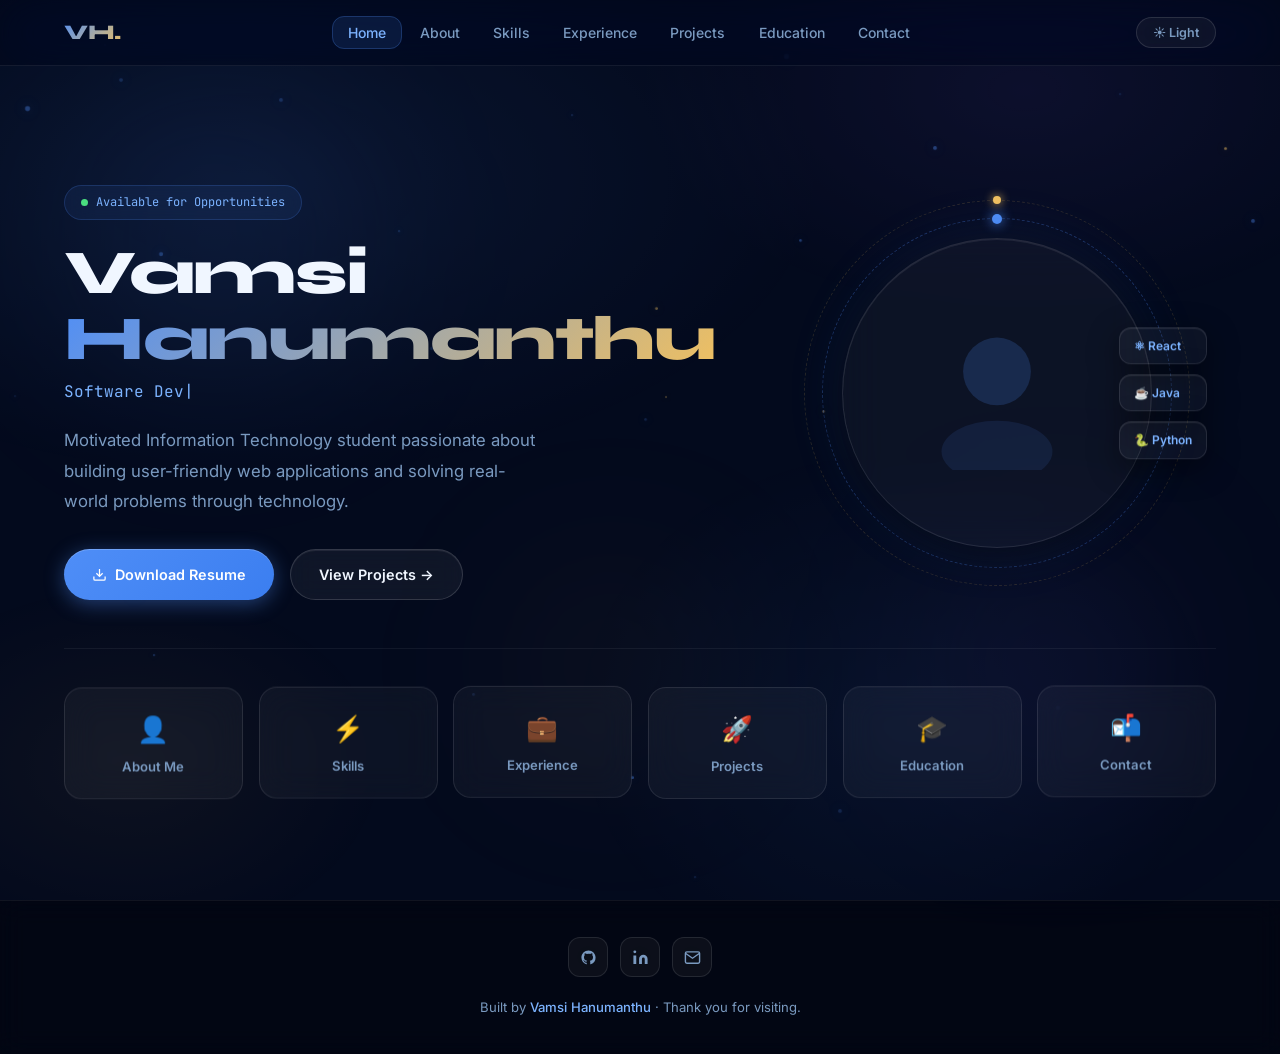
<file: index.html>
<!DOCTYPE html>
<html lang="en" data-theme="dark">
<head>
  <meta charset="UTF-8"/><meta name="viewport" content="width=device-width,initial-scale=1.0"/>
  <!-- ── Primary Meta Tags ── -->
  <meta name="title"       content="Vamsi Hanumanthu — Software Developer & Front-End Developer" />
  <meta name="description" content="Motivated IT student and Front-End Developer passionate about building user-friendly web applications. Interned at Truezenix Technologies. Open to opportunities." />
  <meta name="keywords"    content="Vamsi Hanumanthu, Software Developer, Front-End Developer, React Developer, HTML CSS JavaScript, Portfolio, Hyderabad, JBIET, Truezenix" />
  <meta name="author"      content="Vamsi Hanumanthu" />
  <meta name="robots"      content="index, follow" />
  <meta name="language"    content="English" />
  <meta name="revisit-after" content="30 days" />
  <meta name="theme-color" content="#0A1628" />
  <link rel="canonical"    href="https://vamsihanumanthu.dev/" />

  <!-- ── Open Graph / Facebook ── -->
  <meta property="og:type"        content="website" />
  <meta property="og:url"         content="https://vamsihanumanthu.dev/" />
  <meta property="og:title"       content="Vamsi Hanumanthu — Software Developer & Front-End Developer" />
  <meta property="og:description" content="Motivated IT student and Front-End Developer passionate about building user-friendly web applications. Interned at Truezenix Technologies. Open to opportunities." />
  <meta property="og:image"       content="https://vamsihanumanthu.dev/og-image.png" />
  <meta property="og:image:width" content="1200" />
  <meta property="og:image:height" content="630" />
  <meta property="og:site_name"   content="Vamsi Hanumanthu Portfolio" />
  <meta property="og:locale"      content="en_IN" />

  <!-- ── Twitter Card ── -->
  <meta name="twitter:card"        content="summary_large_image" />
  <meta name="twitter:site"        content="@vamsihanumanthu" />
  <meta name="twitter:creator"     content="@vamsihanumanthu" />
  <meta name="twitter:url"         content="https://vamsihanumanthu.dev/" />
  <meta name="twitter:title"       content="Vamsi Hanumanthu — Software Developer & Front-End Developer" />
  <meta name="twitter:description" content="Motivated IT student and Front-End Developer passionate about building user-friendly web applications. Interned at Truezenix Technologies. Open to opportunities." />
  <meta name="twitter:image"       content="https://vamsihanumanthu.dev/og-image.png" />

  <!-- ── Schema.org JSON-LD ── -->
  <script type="application/ld+json">
  {
    "@context": "https://schema.org",
    "@type": "Person",
    "name": "Vamsi Hanumanthu",
    "url": "https://vamsihanumanthu.dev/",
    "jobTitle": "Software Developer & Front-End Developer",
    "description": "Motivated IT student passionate about building user-friendly web applications.",
    "alumniOf": {
      "@type": "CollegeOrUniversity",
      "name": "J.B. Institute of Engineering & Technology",
      "address": { "@type": "PostalAddress", "addressLocality": "Hyderabad", "addressCountry": "IN" }
    },
    "worksFor": {
      "@type": "Organization",
      "name": "Truezenix Technologies"
    },
    "sameAs": [
      "https://www.linkedin.com/in/vamsi1811",
      "https://github.com/vamsi1811"
    ],
    "knowsAbout": ["HTML","CSS","JavaScript","React","Java","Python","Database Management","Git"]
  }
  </script>
  <title>Vamsi Hanumanthu — Portfolio</title>
  <link rel="stylesheet" href="style.css"/>
  <style>
    /* ---- HERO ---- */
    .hero {
      min-height: calc(100vh - 66px);
      display: flex; align-items: center;
      padding: 80px 5vw 60px;
      position: relative; overflow: hidden;
    }
    .hero-grid {
      display: grid; grid-template-columns: 1fr 1fr; gap: 4rem;
      align-items: center; max-width: 1200px; margin: 0 auto; width: 100%;
    }
    .hero-eyebrow {
      display: inline-flex; align-items: center; gap: 8px;
      background: rgba(79,142,247,0.08);
      backdrop-filter: blur(12px);
      border: 1px solid rgba(79,142,247,0.2);
      border-radius: 50px; padding: 7px 16px;
      font-family: 'JetBrains Mono', monospace; font-size: 0.75rem;
      color: var(--accent2); margin-bottom: 1.25rem;
    }
    .eyebrow-dot {
      width: 7px; height: 7px; border-radius: 50%; background: #4ade80;
      animation: pulse 2s infinite; flex-shrink: 0;
    }
    @keyframes pulse { 0%,100%{opacity:1;transform:scale(1)} 50%{opacity:0.5;transform:scale(1.5)} }

    .hero-name {
      font-family: 'Syne', sans-serif; font-weight: 800;
      font-size: clamp(2.4rem, 5vw, 3.9rem);
      line-height: 1.05; letter-spacing: -1.5px; margin-bottom: 0.5rem;
    }
    .hero-name .last {
      background: linear-gradient(135deg, var(--accent), var(--gold));
      -webkit-background-clip: text; -webkit-text-fill-color: transparent;
    }
    .hero-typed {
      font-family: 'JetBrains Mono', monospace; font-size: 1rem;
      color: var(--accent2); margin-bottom: 1.25rem; min-height: 1.6rem;
    }
    .cursor { animation: blink 1s step-end infinite; }
    @keyframes blink { 0%,100%{opacity:1} 50%{opacity:0} }
    .hero-bio { color: var(--muted); font-size: 1.05rem; line-height: 1.82; max-width: 480px; margin-bottom: 2rem; }
    .hero-cta { display: flex; gap: 1rem; flex-wrap: wrap; }

    /* Avatar */
    .hero-visual { display: flex; justify-content: center; align-items: center; }
    .avatar-wrap { position: relative; width: 310px; height: 310px; }
    .avatar-ring {
      position: absolute; inset: -20px; border-radius: 50%;
      border: 1.5px dashed rgba(79,142,247,0.3);
      animation: spin 20s linear infinite;
    }
    @keyframes spin { to { transform: rotate(360deg); } }
    .avatar-ring-2 {
      position: absolute; inset: -38px; border-radius: 50%;
      border: 1px dashed rgba(240,192,96,0.15);
      animation: spin 32s linear infinite reverse;
    }
    .avatar-ring::before, .avatar-ring-2::before {
      content: ''; position: absolute; top: -5px; left: 50%; transform: translateX(-50%);
      width: 10px; height: 10px; border-radius: 50%; background: var(--accent);
      box-shadow: 0 0 12px var(--accent);
    }
    .avatar-ring-2::before { background: var(--gold); box-shadow: 0 0 10px var(--gold); width: 8px; height: 8px; }
    .avatar {
      width: 100%; height: 100%; border-radius: 50%;
      background: var(--glass-bg);
      backdrop-filter: blur(20px);
      border: 1px solid rgba(255,255,255,0.1);
      box-shadow: var(--glass-shadow), 0 0 60px rgba(79,142,247,0.12);
      display: flex; align-items: center; justify-content: center;
      transition: all 0.5s ease;
    }
    .avatar:hover {
      box-shadow: var(--glass-shadow-hover), 0 0 80px rgba(79,142,247,0.2);
      transform: scale(1.03);
    }
    .avatar svg { width: 50%; height: 50%; opacity: 0.55; }
    .avatar-badges {
      position: absolute; right: -55px; top: 50%;
      transform: translateY(-50%); display: flex; flex-direction: column; gap: 10px;
    }
    .badge {
      background: var(--glass-bg);
      backdrop-filter: blur(16px);
      border: 1px solid var(--glass-border);
      border-radius: var(--radius-sm); padding: 8px 14px;
      font-size: 0.75rem; font-weight: 600; color: var(--accent2);
      white-space: nowrap;
      box-shadow: var(--glass-shadow);
      transition: all var(--transition-bounce);
      cursor: default;
    }
    .badge:hover {
      transform: translateX(4px) scale(1.06);
      border-color: rgba(79,142,247,0.4);
      box-shadow: var(--glass-shadow-hover);
    }

    /* Quick nav cards */
    .quick-strip {
      display: flex; gap: 1rem; flex-wrap: wrap;
      margin-top: 3rem; padding-top: 2.5rem;
      max-width: 1200px; margin-left: auto; margin-right: auto;
      border-top: 1px solid rgba(255,255,255,0.06);
    }
    .quick-card {
      flex: 1; min-width: 130px;
      background: var(--glass-bg);
      backdrop-filter: blur(16px);
      border: 1px solid var(--glass-border);
      border-radius: var(--radius); padding: 1.3rem 1rem;
      text-align: center; cursor: pointer;
      transition: all var(--transition-bounce);
      position: relative; overflow: hidden;
    }
    .quick-card::before {
      content: ''; position: absolute; inset: 0;
      background: linear-gradient(135deg, rgba(79,142,247,0.08), rgba(139,92,246,0.05));
      opacity: 0; transition: opacity var(--transition);
    }
    .quick-card:hover { transform: translateY(-8px) scale(1.03); border-color: rgba(79,142,247,0.4); box-shadow: var(--glass-shadow-hover); }
    .quick-card:hover::before { opacity: 1; }
    .quick-icon { font-size: 1.6rem; margin-bottom: 0.4rem; transition: transform var(--transition-bounce); }
    .quick-card:hover .quick-icon { transform: scale(1.2) rotate(-5deg); }
    .quick-label { font-size: 0.82rem; font-weight: 600; color: var(--muted); transition: color var(--transition); position: relative; }
    .quick-card:hover .quick-label { color: var(--accent2); }

    @media (max-width: 900px) {
      .hero-grid { grid-template-columns: 1fr; text-align: center; }
      .hero-bio { margin: 0 auto 2rem; }
      .hero-cta { justify-content: center; }
      .hero-visual { display: none; }
    }
  </style>
</head>
<body>
<div class="orb orb-1"></div>
<div class="orb orb-2"></div>
<div class="orb orb-3"></div>

<nav>
  <a href="index.html" class="nav-logo">VH.</a>
  <ul class="nav-links" id="nav-links">
    <li><a href="index.html" class="active">Home</a></li>
    <li><a href="about.html">About</a></li>
    <li><a href="skills.html">Skills</a></li>
    <li><a href="experience.html">Experience</a></li>
    <li><a href="projects.html">Projects</a></li>
    <li><a href="education.html">Education</a></li>
    <li><a href="contact.html">Contact</a></li>
  </ul>
  <div class="nav-right">
    <button class="theme-btn" id="theme-toggle">☀ Light</button>
    <div class="hamburger" id="hamburger"><span></span><span></span><span></span></div>
  </div>
</nav>

<div class="page">
  <section class="hero">
    <div style="width:100%;position:relative;z-index:1;">
      <div class="hero-grid">
        <div>
          <div class="hero-eyebrow reveal"><span class="eyebrow-dot"></span>Available for Opportunities</div>
          <h1 class="hero-name reveal d1"><span>Vamsi </span><span class="last">Hanumanthu</span></h1>
          <div class="hero-typed reveal d2"><span id="typed"></span><span class="cursor">|</span></div>
          <p class="hero-bio reveal d3">Motivated Information Technology student passionate about building user-friendly web applications and solving real-world problems through technology.</p>
          <div class="hero-cta reveal d4">
            <a href="#" class="btn btn-primary">
              <svg width="15" height="15" viewBox="0 0 24 24" fill="none" stroke="currentColor" stroke-width="2"><path d="M21 15v4a2 2 0 01-2 2H5a2 2 0 01-2-2v-4M7 10l5 5 5-5M12 15V3"/></svg>
              Download Resume
            </a>
            <a href="projects.html" class="btn btn-outline">View Projects →</a>
          </div>
        </div>
        <div class="hero-visual reveal d2">
          <div class="avatar-wrap">
            <div class="avatar-ring"></div>
            <div class="avatar-ring-2"></div>
            <div class="avatar">
              <svg viewBox="0 0 100 100" fill="none">
                <circle cx="50" cy="36" r="22" fill="rgba(79,142,247,0.35)"/>
                <ellipse cx="50" cy="88" rx="36" ry="20" fill="rgba(79,142,247,0.2)"/>
              </svg>
            </div>
            <div class="avatar-badges">
              <div class="badge">⚛ React</div>
              <div class="badge">☕ Java</div>
              <div class="badge">🐍 Python</div>
            </div>
          </div>
        </div>
      </div>
      <div class="quick-strip">
        <a href="about.html" class="quick-card reveal" data-parallax="0.04"><div class="quick-icon">👤</div><div class="quick-label">About Me</div></a>
        <a href="skills.html" class="quick-card reveal d1" data-parallax="0.06"><div class="quick-icon">⚡</div><div class="quick-label">Skills</div></a>
        <a href="experience.html" class="quick-card reveal d2" data-parallax="0.08"><div class="quick-icon">💼</div><div class="quick-label">Experience</div></a>
        <a href="projects.html" class="quick-card reveal d3" data-parallax="0.05"><div class="quick-icon">🚀</div><div class="quick-label">Projects</div></a>
        <a href="education.html" class="quick-card reveal d4" data-parallax="0.07"><div class="quick-icon">🎓</div><div class="quick-label">Education</div></a>
        <a href="contact.html" class="quick-card reveal d5" data-parallax="0.09"><div class="quick-icon">📬</div><div class="quick-label">Contact</div></a>
      </div>
    </div>
  </section>
</div>

<footer>
  <div class="footer-socials">
    <a href="https://github.com/vamsi1811" target="_blank" class="social-icon" aria-label="GitHub">
      <svg viewBox="0 0 24 24" fill="currentColor"><path d="M12 2C6.477 2 2 6.484 2 12.017c0 4.425 2.865 8.18 6.839 9.504.5.092.682-.217.682-.483 0-.237-.008-.868-.013-1.703-2.782.605-3.369-1.343-3.369-1.343-.454-1.158-1.11-1.466-1.11-1.466-.908-.62.069-.608.069-.608 1.003.07 1.531 1.032 1.531 1.032.892 1.53 2.341 1.088 2.91.832.092-.647.35-1.088.636-1.338-2.22-.253-4.555-1.113-4.555-4.951 0-1.093.39-1.988 1.029-2.688-.103-.253-.446-1.272.098-2.65 0 0 .84-.27 2.75 1.026A9.564 9.564 0 0112 6.844c.85.004 1.705.115 2.504.337 1.909-1.296 2.747-1.027 2.747-1.027.546 1.379.202 2.398.1 2.651.64.7 1.028 1.595 1.028 2.688 0 3.848-2.339 4.695-4.566 4.943.359.309.678.92.678 1.855 0 1.338-.012 2.419-.012 2.747 0 .268.18.58.688.482A10.019 10.019 0 0022 12.017C22 6.484 17.522 2 12 2z"/></svg>
    </a>
    <a href="https://www.linkedin.com/in/vamsi1811" target="_blank" class="social-icon" aria-label="LinkedIn">
      <svg viewBox="0 0 24 24" fill="currentColor"><path d="M16 8a6 6 0 016 6v7h-4v-7a2 2 0 00-2-2 2 2 0 00-2 2v7h-4v-7a6 6 0 016-6zM2 9h4v12H2z"/><circle cx="4" cy="4" r="2"/></svg>
    </a>
    <a href="mailto:vamsihanumanthu07@gmail.com" class="social-icon" aria-label="Email">
      <svg viewBox="0 0 24 24" fill="none" stroke="currentColor" stroke-width="2"><path d="M4 4h16c1.1 0 2 .9 2 2v12c0 1.1-.9 2-2 2H4c-1.1 0-2-.9-2-2V6c0-1.1.9-2 2-2z"/><polyline points="22,6 12,13 2,6"/></svg>
    </a>
  </div>
  <p class="footer-text">Built by <span class="footer-name">Vamsi Hanumanthu</span> · Thank you for visiting.</p>
</footer>
<button id="back-to-top" onclick="window.scrollTo({top:0,behavior:'smooth'})">
  <svg viewBox="0 0 24 24" fill="none" stroke="currentColor" stroke-width="2.5" width="18" height="18"><polyline points="18 15 12 9 6 15"/></svg>
</button>
<script>
  const _h=document.documentElement,_s=localStorage.getItem('vh-theme')||'dark';
  _h.setAttribute('data-theme',_s);
  const _tb=document.getElementById('theme-toggle');
  _tb.textContent=_s==='dark'?'☀ Light':'🌙 Dark';
  _tb.addEventListener('click',()=>{const n=_h.getAttribute('data-theme')==='dark'?'light':'dark';_h.setAttribute('data-theme',n);localStorage.setItem('vh-theme',n);_tb.textContent=n==='dark'?'☀ Light':'🌙 Dark';});
  document.getElementById('hamburger').addEventListener('click',()=>document.getElementById('nav-links').classList.toggle('open'));
  const _btt=document.getElementById('back-to-top');
  window.addEventListener('scroll',()=>_btt.classList.toggle('visible',window.scrollY>300));
  const ro=new IntersectionObserver(e=>e.forEach(x=>x.isIntersecting&&x.target.classList.add('visible')),{threshold:0.1});
  document.querySelectorAll('.reveal').forEach(el=>ro.observe(el));
  // typing
  const phrases=['Software Developer','Front-End Developer','React Enthusiast','Problem Solver'];
  let pi=0,ci=0,del=false;const el=document.getElementById('typed');
  function type(){const w=phrases[pi];if(!del){el.textContent=w.slice(0,++ci);if(ci===w.length){del=true;setTimeout(type,1600);return;}}else{el.textContent=w.slice(0,--ci);if(ci===0){del=false;pi=(pi+1)%phrases.length;}}setTimeout(type,del?55:90);}
  setTimeout(type,700);
</script>
<script src="parallax.js"></script>
</body>
</html>
</file>
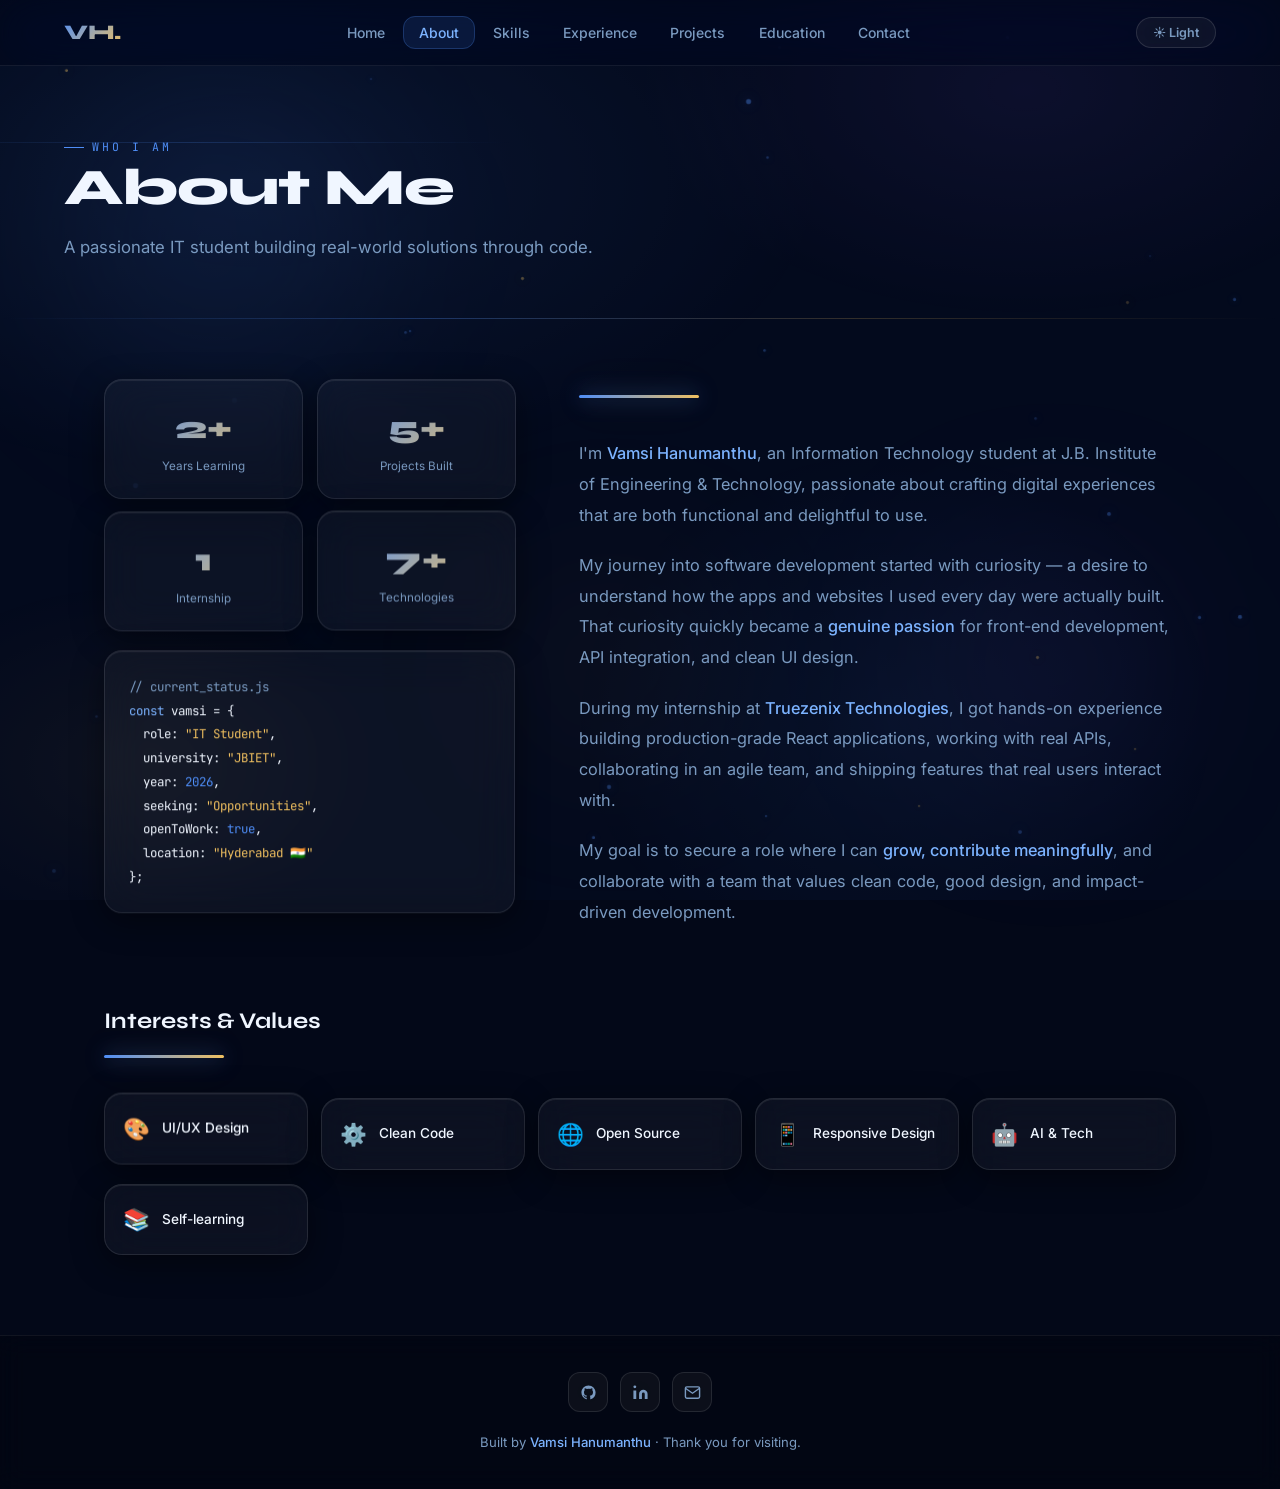
<file: about.html>
<!DOCTYPE html>
<html lang="en" data-theme="dark">
<head>
  <meta charset="UTF-8"/><meta name="viewport" content="width=device-width,initial-scale=1.0"/>
  <!-- ── Primary Meta Tags ── -->
  <meta name="title"       content="About — Vamsi Hanumanthu" />
  <meta name="description" content="Learn about Vamsi Hanumanthu — an IT student at JBIET Hyderabad, passionate about front-end development, clean code, and building impactful web applications." />
  <meta name="keywords"    content="About Vamsi Hanumanthu, IT Student, JBIET, Hyderabad, Software Developer, Web Developer" />
  <meta name="author"      content="Vamsi Hanumanthu" />
  <meta name="robots"      content="index, follow" />
  <meta name="language"    content="English" />
  <meta name="revisit-after" content="30 days" />
  <meta name="theme-color" content="#0A1628" />
  <link rel="canonical"    href="https://vamsihanumanthu.dev/about.html" />

  <!-- ── Open Graph / Facebook ── -->
  <meta property="og:type"        content="website" />
  <meta property="og:url"         content="https://vamsihanumanthu.dev/about.html" />
  <meta property="og:title"       content="About — Vamsi Hanumanthu" />
  <meta property="og:description" content="Learn about Vamsi Hanumanthu — an IT student at JBIET Hyderabad, passionate about front-end development, clean code, and building impactful web applications." />
  <meta property="og:image"       content="https://vamsihanumanthu.dev/og-image.png" />
  <meta property="og:image:width" content="1200" />
  <meta property="og:image:height" content="630" />
  <meta property="og:site_name"   content="Vamsi Hanumanthu Portfolio" />
  <meta property="og:locale"      content="en_IN" />

  <!-- ── Twitter Card ── -->
  <meta name="twitter:card"        content="summary_large_image" />
  <meta name="twitter:site"        content="@vamsihanumanthu" />
  <meta name="twitter:creator"     content="@vamsihanumanthu" />
  <meta name="twitter:url"         content="https://vamsihanumanthu.dev/about.html" />
  <meta name="twitter:title"       content="About — Vamsi Hanumanthu" />
  <meta name="twitter:description" content="Learn about Vamsi Hanumanthu — an IT student at JBIET Hyderabad, passionate about front-end development, clean code, and building impactful web applications." />
  <meta name="twitter:image"       content="https://vamsihanumanthu.dev/og-image.png" />

  <!-- ── Schema.org JSON-LD ── -->
  <script type="application/ld+json">
  {
    "@context": "https://schema.org",
    "@type": "Person",
    "name": "Vamsi Hanumanthu",
    "url": "https://vamsihanumanthu.dev/",
    "jobTitle": "Software Developer & Front-End Developer",
    "description": "Motivated IT student passionate about building user-friendly web applications.",
    "alumniOf": {
      "@type": "CollegeOrUniversity",
      "name": "J.B. Institute of Engineering & Technology",
      "address": { "@type": "PostalAddress", "addressLocality": "Hyderabad", "addressCountry": "IN" }
    },
    "worksFor": {
      "@type": "Organization",
      "name": "Truezenix Technologies"
    },
    "sameAs": [
      "https://linkedin.com/in/vamsihanumanthu",
      "https://github.com/vamsihanumanthu"
    ],
    "knowsAbout": ["HTML","CSS","JavaScript","React","Java","Python","Database Management","Git"]
  }
  </script>
  <title>About — Vamsi Hanumanthu</title>
  <link rel="stylesheet" href="style.css"/>
  <style>
    .about-grid { display: grid; grid-template-columns: 1fr 1.45fr; gap: 4rem; align-items: start; }
    .about-sidebar { display: flex; flex-direction: column; gap: 1.25rem; }
    .stat-grid { display: grid; grid-template-columns: 1fr 1fr; gap: 0.85rem; }
    .stat-box {
      background: var(--glass-bg); backdrop-filter: var(--glass-blur);
      border: 1px solid var(--glass-border); border-radius: var(--radius);
      padding: 1.4rem; text-align: center;
      box-shadow: var(--glass-shadow);
      transition: all var(--transition-bounce);
      position: relative; overflow: hidden;
    }
    .stat-box::after {
      content: ''; position: absolute; inset: 0;
      background: linear-gradient(135deg, rgba(79,142,247,0.08), transparent);
      opacity: 0; transition: opacity var(--transition);
    }
    .stat-box:hover { transform: translateY(-6px) scale(1.04); border-color: rgba(79,142,247,0.4); box-shadow: var(--glass-shadow-hover); }
    .stat-box:hover::after { opacity: 1; }
    .stat-num {
      font-family: 'Syne', sans-serif; font-weight: 800; font-size: 2rem;
      background: linear-gradient(135deg, var(--accent), var(--gold));
      -webkit-background-clip: text; -webkit-text-fill-color: transparent;
    }
    .stat-label { font-size: 0.73rem; color: var(--muted); margin-top: 3px; }
    .code-block {
      background: var(--glass-bg); backdrop-filter: var(--glass-blur);
      border: 1px solid var(--glass-border); border-radius: var(--radius);
      padding: 1.5rem; font-family: 'JetBrains Mono', monospace;
      font-size: 0.78rem; line-height: 1.9; box-shadow: var(--glass-shadow);
      transition: all var(--transition);
    }
    .code-block:hover { border-color: rgba(79,142,247,0.3); box-shadow: var(--glass-shadow-hover); }
    .cm { color: var(--muted); } .ck { color: #7CB3FF; } .cs { color: var(--gold); } .cb { color: #4F8EF7; }
    .about-text p { color: var(--muted); line-height: 1.88; margin-bottom: 1.25rem; font-size: 1.02rem; }
    .hl { color: var(--accent2); font-weight: 500; }
    .interests-grid { display: grid; grid-template-columns: repeat(auto-fill, minmax(175px,1fr)); gap: 0.85rem; margin-top: 2.5rem; }
    .interest-card {
      background: var(--glass-bg); backdrop-filter: var(--glass-blur);
      border: 1px solid var(--glass-border); border-radius: var(--radius);
      padding: 1.1rem; display: flex; align-items: center; gap: 0.75rem;
      box-shadow: var(--glass-shadow); transition: all var(--transition-bounce);
    }
    .interest-card:hover { transform: translateY(-5px) scale(1.03); border-color: rgba(79,142,247,0.4); box-shadow: var(--glass-shadow-hover); }
    .interest-card:hover .i-icon { transform: scale(1.25) rotate(-8deg); }
    .i-icon { font-size: 1.35rem; flex-shrink: 0; transition: transform var(--transition-bounce); }
    .i-label { font-size: 0.85rem; font-weight: 500; }
    @media (max-width: 860px) { .about-grid { grid-template-columns: 1fr; } }
  </style>
</head>
<body>
<div class="orb orb-1"></div><div class="orb orb-2"></div><div class="orb orb-3"></div>
<nav>
  <a href="index.html" class="nav-logo">VH.</a>
  <ul class="nav-links" id="nav-links">
    <li><a href="index.html">Home</a></li><li><a href="about.html" class="active">About</a></li>
    <li><a href="skills.html">Skills</a></li><li><a href="experience.html">Experience</a></li>
    <li><a href="projects.html">Projects</a></li><li><a href="education.html">Education</a></li>
    <li><a href="contact.html">Contact</a></li>
  </ul>
  <div class="nav-right">
    <button class="theme-btn" id="theme-toggle">☀ Light</button>
    <div class="hamburger" id="hamburger"><span></span><span></span><span></span></div>
  </div>
</nav>
<div class="page">
  <div class="page-banner">
    <div class="page-banner-inner">
      <div class="page-label reveal">Who I Am</div>
      <h1 class="page-title reveal d1">About Me</h1>
      <p class="page-subtitle reveal d2">A passionate IT student building real-world solutions through code.</p>
    </div>
  </div>
  <div class="page-content">
    <div class="about-grid">
      <div class="about-sidebar">
        <div class="stat-grid">
          <div class="stat-box reveal" data-parallax="0.05"><div class="stat-num">2+</div><div class="stat-label">Years Learning</div></div>
          <div class="stat-box reveal d1" data-parallax="0.07"><div class="stat-num">5+</div><div class="stat-label">Projects Built</div></div>
          <div class="stat-box reveal d2" data-parallax="0.04"><div class="stat-num">1</div><div class="stat-label">Internship</div></div>
          <div class="stat-box reveal d3" data-parallax="0.09"><div class="stat-num">7+</div><div class="stat-label">Technologies</div></div>
        </div>
        <div class="code-block reveal d2" data-parallax="0.04">
          <span class="cm">// current_status.js</span><br>
          <span class="ck">const</span> vamsi = {<br>
          &nbsp;&nbsp;role: <span class="cs">"IT Student"</span>,<br>
          &nbsp;&nbsp;university: <span class="cs">"JBIET"</span>,<br>
          &nbsp;&nbsp;year: <span class="cb">2026</span>,<br>
          &nbsp;&nbsp;seeking: <span class="cs">"Opportunities"</span>,<br>
          &nbsp;&nbsp;openToWork: <span class="cb">true</span>,<br>
          &nbsp;&nbsp;location: <span class="cs">"Hyderabad 🇮🇳"</span><br>
          };
        </div>
      </div>
      <div class="about-text">
        <div class="section-divider reveal"></div>
        <p class="reveal">I'm <span class="hl">Vamsi Hanumanthu</span>, an Information Technology student at J.B. Institute of Engineering & Technology, passionate about crafting digital experiences that are both functional and delightful to use.</p>
        <p class="reveal d1">My journey into software development started with curiosity — a desire to understand how the apps and websites I used every day were actually built. That curiosity quickly became a <span class="hl">genuine passion</span> for front-end development, API integration, and clean UI design.</p>
        <p class="reveal d2">During my internship at <span class="hl">Truezenix Technologies</span>, I got hands-on experience building production-grade React applications, working with real APIs, collaborating in an agile team, and shipping features that real users interact with.</p>
        <p class="reveal d3">My goal is to secure a role where I can <span class="hl">grow, contribute meaningfully</span>, and collaborate with a team that values clean code, good design, and impact-driven development.</p>
      </div>
    </div>
    <h2 style="font-family:'Syne',sans-serif;font-weight:700;font-size:1.4rem;margin-top:3.5rem;" class="reveal">Interests & Values</h2>
    <div class="section-divider reveal"></div>
    <div class="interests-grid">
      <div class="interest-card reveal" data-parallax="0.06"><span class="i-icon">🎨</span><span class="i-label">UI/UX Design</span></div>
      <div class="interest-card reveal d1"><span class="i-icon">⚙️</span><span class="i-label">Clean Code</span></div>
      <div class="interest-card reveal d2"><span class="i-icon">🌐</span><span class="i-label">Open Source</span></div>
      <div class="interest-card reveal d3"><span class="i-icon">📱</span><span class="i-label">Responsive Design</span></div>
      <div class="interest-card reveal d4"><span class="i-icon">🤖</span><span class="i-label">AI & Tech</span></div>
      <div class="interest-card reveal"><span class="i-icon">📚</span><span class="i-label">Self-learning</span></div>
    </div>
  </div>
</div>
<footer>
  <div class="footer-socials">
    <a href="https://github.com/vamsihanumanthu" target="_blank" class="social-icon"><svg viewBox="0 0 24 24" fill="currentColor"><path d="M12 2C6.477 2 2 6.484 2 12.017c0 4.425 2.865 8.18 6.839 9.504.5.092.682-.217.682-.483 0-.237-.008-.868-.013-1.703-2.782.605-3.369-1.343-3.369-1.343-.454-1.158-1.11-1.466-1.11-1.466-.908-.62.069-.608.069-.608 1.003.07 1.531 1.032 1.531 1.032.892 1.53 2.341 1.088 2.91.832.092-.647.35-1.088.636-1.338-2.22-.253-4.555-1.113-4.555-4.951 0-1.093.39-1.988 1.029-2.688-.103-.253-.446-1.272.098-2.65 0 0 .84-.27 2.75 1.026A9.564 9.564 0 0112 6.844c.85.004 1.705.115 2.504.337 1.909-1.296 2.747-1.027 2.747-1.027.546 1.379.202 2.398.1 2.651.64.7 1.028 1.595 1.028 2.688 0 3.848-2.339 4.695-4.566 4.943.359.309.678.92.678 1.855 0 1.338-.012 2.419-.012 2.747 0 .268.18.58.688.482A10.019 10.019 0 0022 12.017C22 6.484 17.522 2 12 2z"/></svg></a>
    <a href="https://linkedin.com/in/vamsihanumanthu" target="_blank" class="social-icon"><svg viewBox="0 0 24 24" fill="currentColor"><path d="M16 8a6 6 0 016 6v7h-4v-7a2 2 0 00-2-2 2 2 0 00-2 2v7h-4v-7a6 6 0 016-6zM2 9h4v12H2z"/><circle cx="4" cy="4" r="2"/></svg></a>
    <a href="mailto:vamsi@example.com" class="social-icon"><svg viewBox="0 0 24 24" fill="none" stroke="currentColor" stroke-width="2"><path d="M4 4h16c1.1 0 2 .9 2 2v12c0 1.1-.9 2-2 2H4c-1.1 0-2-.9-2-2V6c0-1.1.9-2 2-2z"/><polyline points="22,6 12,13 2,6"/></svg></a>
  </div>
  <p class="footer-text">Built by <span class="footer-name">Vamsi Hanumanthu</span> · Thank you for visiting.</p>
</footer>
<button id="back-to-top" onclick="window.scrollTo({top:0,behavior:'smooth'})"><svg viewBox="0 0 24 24" fill="none" stroke="currentColor" stroke-width="2.5" width="18" height="18"><polyline points="18 15 12 9 6 15"/></svg></button>
<script>
  const _h=document.documentElement,_s=localStorage.getItem('vh-theme')||'dark';
  _h.setAttribute('data-theme',_s);const _tb=document.getElementById('theme-toggle');
  _tb.textContent=_s==='dark'?'☀ Light':'🌙 Dark';
  _tb.addEventListener('click',()=>{const n=_h.getAttribute('data-theme')==='dark'?'light':'dark';_h.setAttribute('data-theme',n);localStorage.setItem('vh-theme',n);_tb.textContent=n==='dark'?'☀ Light':'🌙 Dark';});
  document.getElementById('hamburger').addEventListener('click',()=>document.getElementById('nav-links').classList.toggle('open'));
  const _btt=document.getElementById('back-to-top');
  window.addEventListener('scroll',()=>_btt.classList.toggle('visible',window.scrollY>300));
  const ro=new IntersectionObserver(e=>e.forEach(x=>x.isIntersecting&&x.target.classList.add('visible')),{threshold:0.1});
  document.querySelectorAll('.reveal').forEach(el=>ro.observe(el));
</script>
<script src="parallax.js"></script>
</body>
</html>
</file>
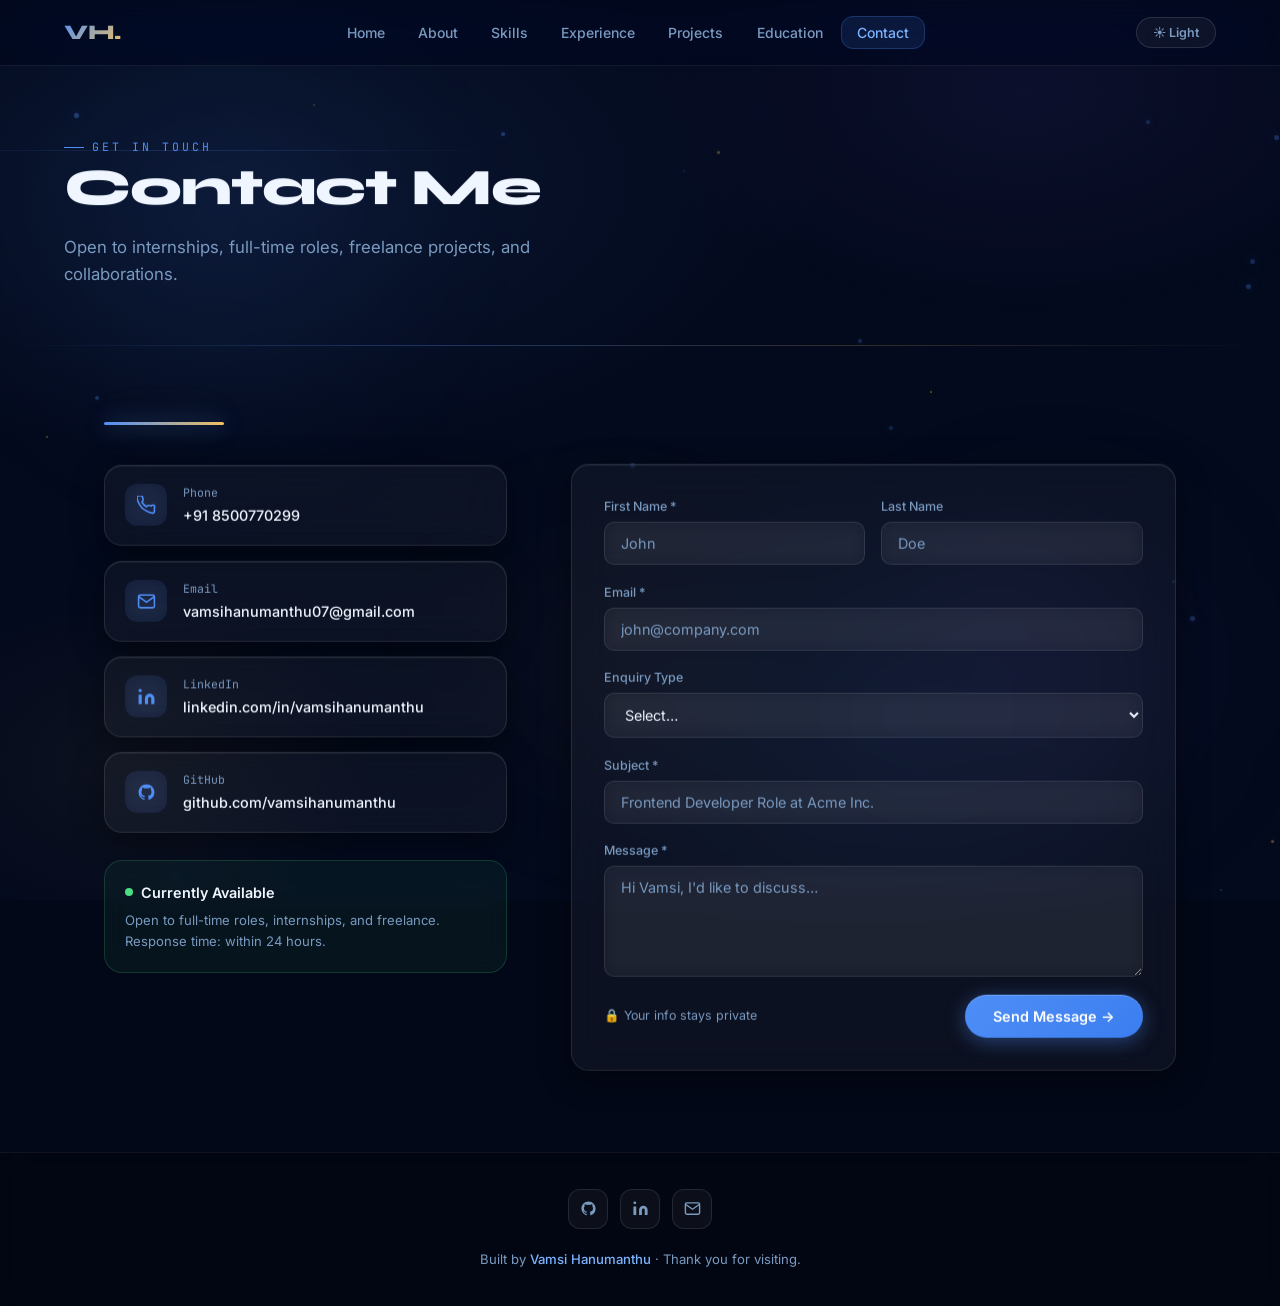
<file: contact.html>
<!DOCTYPE html>
<html lang="en" data-theme="dark">
<head>
  <meta charset="UTF-8"/><meta name="viewport" content="width=device-width,initial-scale=1.0"/>
  <!-- ── Primary Meta Tags ── -->
  <meta name="title"       content="Contact — Vamsi Hanumanthu" />
  <meta name="description" content="Get in touch with Vamsi Hanumanthu for job opportunities, internships, freelance projects, or collaborations. Based in Hyderabad, India." />
  <meta name="keywords"    content="Contact Vamsi Hanumanthu, Hire Developer, Job Opportunity, Freelance, Internship, Hyderabad Developer" />
  <meta name="author"      content="Vamsi Hanumanthu" />
  <meta name="robots"      content="index, follow" />
  <meta name="language"    content="English" />
  <meta name="revisit-after" content="30 days" />
  <meta name="theme-color" content="#0A1628" />
  <link rel="canonical"    href="https://vamsihanumanthu.dev/contact.html" />

  <!-- ── Open Graph / Facebook ── -->
  <meta property="og:type"        content="website" />
  <meta property="og:url"         content="https://vamsihanumanthu.dev/contact.html" />
  <meta property="og:title"       content="Contact — Vamsi Hanumanthu" />
  <meta property="og:description" content="Get in touch with Vamsi Hanumanthu for job opportunities, internships, freelance projects, or collaborations. Based in Hyderabad, India." />
  <meta property="og:image"       content="https://vamsihanumanthu.dev/og-image.png" />
  <meta property="og:image:width" content="1200" />
  <meta property="og:image:height" content="630" />
  <meta property="og:site_name"   content="Vamsi Hanumanthu Portfolio" />
  <meta property="og:locale"      content="en_IN" />

  <!-- ── Twitter Card ── -->
  <meta name="twitter:card"        content="summary_large_image" />
  <meta name="twitter:site"        content="@vamsihanumanthu" />
  <meta name="twitter:creator"     content="@vamsihanumanthu" />
  <meta name="twitter:url"         content="https://vamsihanumanthu.dev/contact.html" />
  <meta name="twitter:title"       content="Contact — Vamsi Hanumanthu" />
  <meta name="twitter:description" content="Get in touch with Vamsi Hanumanthu for job opportunities, internships, freelance projects, or collaborations. Based in Hyderabad, India." />
  <meta name="twitter:image"       content="https://vamsihanumanthu.dev/og-image.png" />

  <!-- ── Schema.org JSON-LD ── -->
  <script type="application/ld+json">
  {
    "@context": "https://schema.org",
    "@type": "Person",
    "name": "Vamsi Hanumanthu",
    "url": "https://vamsihanumanthu.dev/",
    "jobTitle": "Software Developer & Front-End Developer",
    "description": "Motivated IT student passionate about building user-friendly web applications.",
    "alumniOf": {
      "@type": "CollegeOrUniversity",
      "name": "J.B. Institute of Engineering & Technology",
      "address": { "@type": "PostalAddress", "addressLocality": "Hyderabad", "addressCountry": "IN" }
    },
    "worksFor": {
      "@type": "Organization",
      "name": "Truezenix Technologies"
    },
    "sameAs": [
      "https://linkedin.com/in/vamsihanumanthu",
      "https://github.com/vamsihanumanthu"
    ],
    "knowsAbout": ["HTML","CSS","JavaScript","React","Java","Python","Database Management","Git"]
  }
  </script>
  <title>Contact — Vamsi Hanumanthu</title>
  <link rel="stylesheet" href="style.css"/>
  <style>
    .contact-layout { display:grid; grid-template-columns:1fr 1.5fr; gap:4rem; align-items:start; }
    .contact-info { display:flex; flex-direction:column; gap:1rem; }
    .c-item {
      background:var(--glass-bg); backdrop-filter:var(--glass-blur);
      border:1px solid var(--glass-border); border-radius:var(--radius);
      padding:1.1rem 1.25rem; display:flex; align-items:center; gap:1rem;
      box-shadow:var(--glass-shadow); transition:all var(--transition-bounce);
      text-decoration:none; color:inherit; position:relative; overflow:hidden;
    }
    .c-item::before {
      content:''; position:absolute; top:0; left:-100%; width:60%; height:100%;
      background:linear-gradient(90deg,transparent,rgba(79,142,247,0.08),transparent);
      transition:left 0.6s ease;
    }
    .c-item:hover::before { left:140%; }
    .c-item:hover { transform:translateX(7px); border-color:rgba(79,142,247,0.45); box-shadow:var(--glass-shadow-hover); }
    .c-icon {
      width:42px; height:42px; border-radius:12px; flex-shrink:0;
      background:rgba(79,142,247,0.1); backdrop-filter:blur(8px);
      display:flex; align-items:center; justify-content:center; color:var(--accent);
      transition:all var(--transition-bounce);
    }
    .c-item:hover .c-icon { transform:scale(1.15) rotate(-8deg); background:rgba(79,142,247,0.2); }
    .c-icon svg { width:19px; height:19px; }
    .c-label { font-size:.72rem; color:var(--muted); margin-bottom:2px; font-family:'JetBrains Mono',monospace; }
    .c-value { font-size:.9rem; font-weight:500; }

    .avail {
      background:rgba(74,222,128,0.06); backdrop-filter:blur(12px);
      border:1px solid rgba(74,222,128,0.18); border-radius:var(--radius); padding:1.25rem; margin-top:.5rem;
    }
    .avail-dot { display:flex; align-items:center; gap:8px; font-weight:600; margin-bottom:.4rem; font-size:.9rem; }
    .a-dot { width:8px; height:8px; border-radius:50%; background:#4ade80; animation:pulse 2s infinite; flex-shrink:0; }
    @keyframes pulse{0%,100%{opacity:1;transform:scale(1)}50%{opacity:0.5;transform:scale(1.5)}}
    .avail p { font-size:.82rem; color:var(--muted); line-height:1.6; }

    /* Form */
    .cf-wrap {
      background:var(--glass-bg); backdrop-filter:var(--glass-blur);
      border:1px solid var(--glass-border); border-radius:var(--radius);
      padding:2rem; box-shadow:var(--glass-shadow);
    }
    .cf { display:flex; flex-direction:column; gap:1.1rem; }
    .fr { display:grid; grid-template-columns:1fr 1fr; gap:1rem; }
    .fg { display:flex; flex-direction:column; gap:5px; }
    .fg label { font-size:.78rem; color:var(--muted); font-weight:500; }
    .fg input, .fg textarea, .fg select {
      background:rgba(255,255,255,0.04); backdrop-filter:blur(8px);
      border:1px solid rgba(255,255,255,0.1); border-radius:10px;
      padding:12px 16px; color:var(--white); font-family:inherit; font-size:.9rem;
      transition:all var(--transition); outline:none; resize:vertical;
    }
    .fg input::placeholder, .fg textarea::placeholder { color:var(--muted); }
    .fg input:focus, .fg textarea:focus, .fg select:focus {
      border-color:rgba(79,142,247,0.5);
      background:rgba(79,142,247,0.06);
      box-shadow:0 0 0 3px rgba(79,142,247,0.12);
    }
    .fg select option { background:#0F2044; }
    .cf-footer { display:flex; align-items:center; justify-content:space-between; flex-wrap:wrap; gap:1rem; }
    .cf-note { font-size:.78rem; color:var(--muted); display:flex; align-items:center; gap:5px; }
    .form-success {
      display:none; text-align:center; padding:2.5rem;
      border:1px solid rgba(79,142,247,0.25); border-radius:var(--radius);
      background:rgba(79,142,247,0.05); backdrop-filter:blur(12px);
    }
    .form-success h3 { font-family:'Syne',sans-serif; font-size:1.3rem; color:var(--accent); margin-bottom:.5rem; }
    .form-success p { font-size:.88rem; color:var(--muted); }
    @media (max-width:860px) { .contact-layout{grid-template-columns:1fr;} .fr{grid-template-columns:1fr;} }
  </style>
</head>
<body>
<div class="orb orb-1"></div><div class="orb orb-2"></div><div class="orb orb-3"></div>
<nav>
  <a href="index.html" class="nav-logo">VH.</a>
  <ul class="nav-links" id="nav-links">
    <li><a href="index.html">Home</a></li><li><a href="about.html">About</a></li>
    <li><a href="skills.html">Skills</a></li><li><a href="experience.html">Experience</a></li>
    <li><a href="projects.html">Projects</a></li><li><a href="education.html">Education</a></li>
    <li><a href="contact.html" class="active">Contact</a></li>
  </ul>
  <div class="nav-right">
    <button class="theme-btn" id="theme-toggle">☀ Light</button>
    <div class="hamburger" id="hamburger"><span></span><span></span><span></span></div>
  </div>
</nav>
<div class="page">
  <div class="page-banner">
    <div class="page-banner-inner">
      <div class="page-label reveal">Get In Touch</div>
      <h1 class="page-title reveal d1">Contact Me</h1>
      <p class="page-subtitle reveal d2">Open to internships, full-time roles, freelance projects, and collaborations.</p>
    </div>
  </div>
  <div class="page-content">
    <div class="section-divider reveal"></div>
    <div class="contact-layout">
      <div class="contact-info">
        <a href="tel:+91 8500770299" class="c-item reveal" data-parallax="0.04">
          <div class="c-icon"><svg viewBox="0 0 24 24" fill="none" stroke="currentColor" stroke-width="2"><path d="M22 16.92v3a2 2 0 01-2.18 2 19.79 19.79 0 01-8.63-3.07A19.5 19.5 0 013.07 10.8 19.79 19.79 0 01.01 2.18 2 2 0 012 0h3a2 2 0 012 1.72c.127.96.361 1.903.7 2.81a2 2 0 01-.45 2.11L6.09 7.91a16 16 0 006 6l1.27-1.27a2 2 0 012.11-.45c.907.339 1.85.573 2.81.7A2 2 0 0122 14.92z"/></svg></div>
          <div><div class="c-label">Phone</div><div class="c-value">+91 8500770299</div></div>
        </a>
        <a href="mailto:vamsihanumanthu07@gmail.com" class="c-item reveal d1" data-parallax="0.06">
          <div class="c-icon"><svg viewBox="0 0 24 24" fill="none" stroke="currentColor" stroke-width="2"><path d="M4 4h16c1.1 0 2 .9 2 2v12c0 1.1-.9 2-2 2H4c-1.1 0-2-.9-2-2V6c0-1.1.9-2 2-2z"/><polyline points="22,6 12,13 2,6"/></svg></div>
          <div><div class="c-label">Email</div><div class="c-value">vamsihanumanthu07@gmail.com</div></div>
        </a>
        <a href="https://linkedin.com/in/vamsihanumanthu" target="_blank" class="c-item reveal d2" data-parallax="0.05">
          <div class="c-icon"><svg viewBox="0 0 24 24" fill="currentColor"><path d="M16 8a6 6 0 016 6v7h-4v-7a2 2 0 00-2-2 2 2 0 00-2 2v7h-4v-7a6 6 0 016-6zM2 9h4v12H2z"/><circle cx="4" cy="4" r="2"/></svg></div>
          <div><div class="c-label">LinkedIn</div><div class="c-value">linkedin.com/in/vamsihanumanthu</div></div>
        </a>
        <a href="https://github.com/vamsihanumanthu" target="_blank" class="c-item reveal d3" data-parallax="0.07">
          <div class="c-icon"><svg viewBox="0 0 24 24" fill="currentColor"><path d="M12 2C6.477 2 2 6.484 2 12.017c0 4.425 2.865 8.18 6.839 9.504.5.092.682-.217.682-.483 0-.237-.008-.868-.013-1.703-2.782.605-3.369-1.343-3.369-1.343-.454-1.158-1.11-1.466-1.11-1.466-.908-.62.069-.608.069-.608 1.003.07 1.531 1.032 1.531 1.032.892 1.53 2.341 1.088 2.91.832.092-.647.35-1.088.636-1.338-2.22-.253-4.555-1.113-4.555-4.951 0-1.093.39-1.988 1.029-2.688-.103-.253-.446-1.272.098-2.65 0 0 .84-.27 2.75 1.026A9.564 9.564 0 0112 6.844c.85.004 1.705.115 2.504.337 1.909-1.296 2.747-1.027 2.747-1.027.546 1.379.202 2.398.1 2.651.64.7 1.028 1.595 1.028 2.688 0 3.848-2.339 4.695-4.566 4.943.359.309.678.92.678 1.855 0 1.338-.012 2.419-.012 2.747 0 .268.18.58.688.482A10.019 10.019 0 0022 12.017C22 6.484 17.522 2 12 2z"/></svg></div>
          <div><div class="c-label">GitHub</div><div class="c-value">github.com/vamsihanumanthu</div></div>
        </a>
        <div class="avail reveal d4">
          <div class="avail-dot"><span class="a-dot"></span>Currently Available</div>
          <p>Open to full-time roles, internships, and freelance. Response time: within 24 hours.</p>
        </div>
      </div>
      <div class="reveal d1">
        <div class="cf-wrap" data-parallax="0.03">
          <div id="cf" class="cf">
            <div class="fr">
              <div class="fg"><label>First Name *</label><input type="text" id="fn" placeholder="John"/></div>
              <div class="fg"><label>Last Name</label><input type="text" id="ln" placeholder="Doe"/></div>
            </div>
            <div class="fg"><label>Email *</label><input type="email" id="em" placeholder="john@company.com"/></div>
            <div class="fg">
              <label>Enquiry Type</label>
              <select id="et"><option value="">Select…</option><option>Job Opportunity</option><option>Internship</option><option>Freelance Project</option><option>Collaboration</option><option>General Enquiry</option></select>
            </div>
            <div class="fg"><label>Subject *</label><input type="text" id="su" placeholder="Frontend Developer Role at Acme Inc."/></div>
            <div class="fg"><label>Message *</label><textarea id="ms" rows="5" placeholder="Hi Vamsi, I'd like to discuss…"></textarea></div>
            <div class="cf-footer">
              <span class="cf-note">🔒 Your info stays private</span>
              <button class="btn btn-primary" onclick="handleSend(event)">Send Message →</button>
            </div>
          </div>
          <div class="form-success" id="fs">
            <h3>✓ Message Sent!</h3>
            <p>Thanks for reaching out. I'll get back to you within 24 hours.</p>
          </div>
        </div>
      </div>
    </div>
  </div>
</div>
<footer>
  <div class="footer-socials">
    <a href="https://github.com/vamsihanumanthu" target="_blank" class="social-icon"><svg viewBox="0 0 24 24" fill="currentColor"><path d="M12 2C6.477 2 2 6.484 2 12.017c0 4.425 2.865 8.18 6.839 9.504.5.092.682-.217.682-.483 0-.237-.008-.868-.013-1.703-2.782.605-3.369-1.343-3.369-1.343-.454-1.158-1.11-1.466-1.11-1.466-.908-.62.069-.608.069-.608 1.003.07 1.531 1.032 1.531 1.032.892 1.53 2.341 1.088 2.91.832.092-.647.35-1.088.636-1.338-2.22-.253-4.555-1.113-4.555-4.951 0-1.093.39-1.988 1.029-2.688-.103-.253-.446-1.272.098-2.65 0 0 .84-.27 2.75 1.026A9.564 9.564 0 0112 6.844c.85.004 1.705.115 2.504.337 1.909-1.296 2.747-1.027 2.747-1.027.546 1.379.202 2.398.1 2.651.64.7 1.028 1.595 1.028 2.688 0 3.848-2.339 4.695-4.566 4.943.359.309.678.92.678 1.855 0 1.338-.012 2.419-.012 2.747 0 .268.18.58.688.482A10.019 10.019 0 0022 12.017C22 6.484 17.522 2 12 2z"/></svg></a>
    <a href="https://linkedin.com/in/vamsihanumanthu" target="_blank" class="social-icon"><svg viewBox="0 0 24 24" fill="currentColor"><path d="M16 8a6 6 0 016 6v7h-4v-7a2 2 0 00-2-2 2 2 0 00-2 2v7h-4v-7a6 6 0 016-6zM2 9h4v12H2z"/><circle cx="4" cy="4" r="2"/></svg></a>
    <a href="mailto:vamsi@example.com" class="social-icon"><svg viewBox="0 0 24 24" fill="none" stroke="currentColor" stroke-width="2"><path d="M4 4h16c1.1 0 2 .9 2 2v12c0 1.1-.9 2-2 2H4c-1.1 0-2-.9-2-2V6c0-1.1.9-2 2-2z"/><polyline points="22,6 12,13 2,6"/></svg></a>
  </div>
  <p class="footer-text">Built by <span class="footer-name">Vamsi Hanumanthu</span> · Thank you for visiting.</p>
</footer>
<button id="back-to-top" onclick="window.scrollTo({top:0,behavior:'smooth'})"><svg viewBox="0 0 24 24" fill="none" stroke="currentColor" stroke-width="2.5" width="18" height="18"><polyline points="18 15 12 9 6 15"/></svg></button>
<script>
  const _h=document.documentElement,_s=localStorage.getItem('vh-theme')||'dark';
  _h.setAttribute('data-theme',_s);const _tb=document.getElementById('theme-toggle');
  _tb.textContent=_s==='dark'?'☀ Light':'🌙 Dark';
  _tb.addEventListener('click',()=>{const n=_h.getAttribute('data-theme')==='dark'?'light':'dark';_h.setAttribute('data-theme',n);localStorage.setItem('vh-theme',n);_tb.textContent=n==='dark'?'☀ Light':'🌙 Dark';});
  document.getElementById('hamburger').addEventListener('click',()=>document.getElementById('nav-links').classList.toggle('open'));
  const _btt=document.getElementById('back-to-top');
  window.addEventListener('scroll',()=>_btt.classList.toggle('visible',window.scrollY>300));
  const ro=new IntersectionObserver(e=>e.forEach(x=>x.isIntersecting&&x.target.classList.add('visible')),{threshold:0.1});
  document.querySelectorAll('.reveal').forEach(el=>ro.observe(el));
  function handleSend(e){
    e.preventDefault();
    if(!document.getElementById('fn').value.trim()||!document.getElementById('em').value.trim()||!document.getElementById('su').value.trim()||!document.getElementById('ms').value.trim()){alert('Please fill required fields (*).');return;}
    document.getElementById('cf').style.display='none';
    document.getElementById('fs').style.display='block';
  }
</script>
<script src="parallax.js"></script>
</body>
</html>
</file>
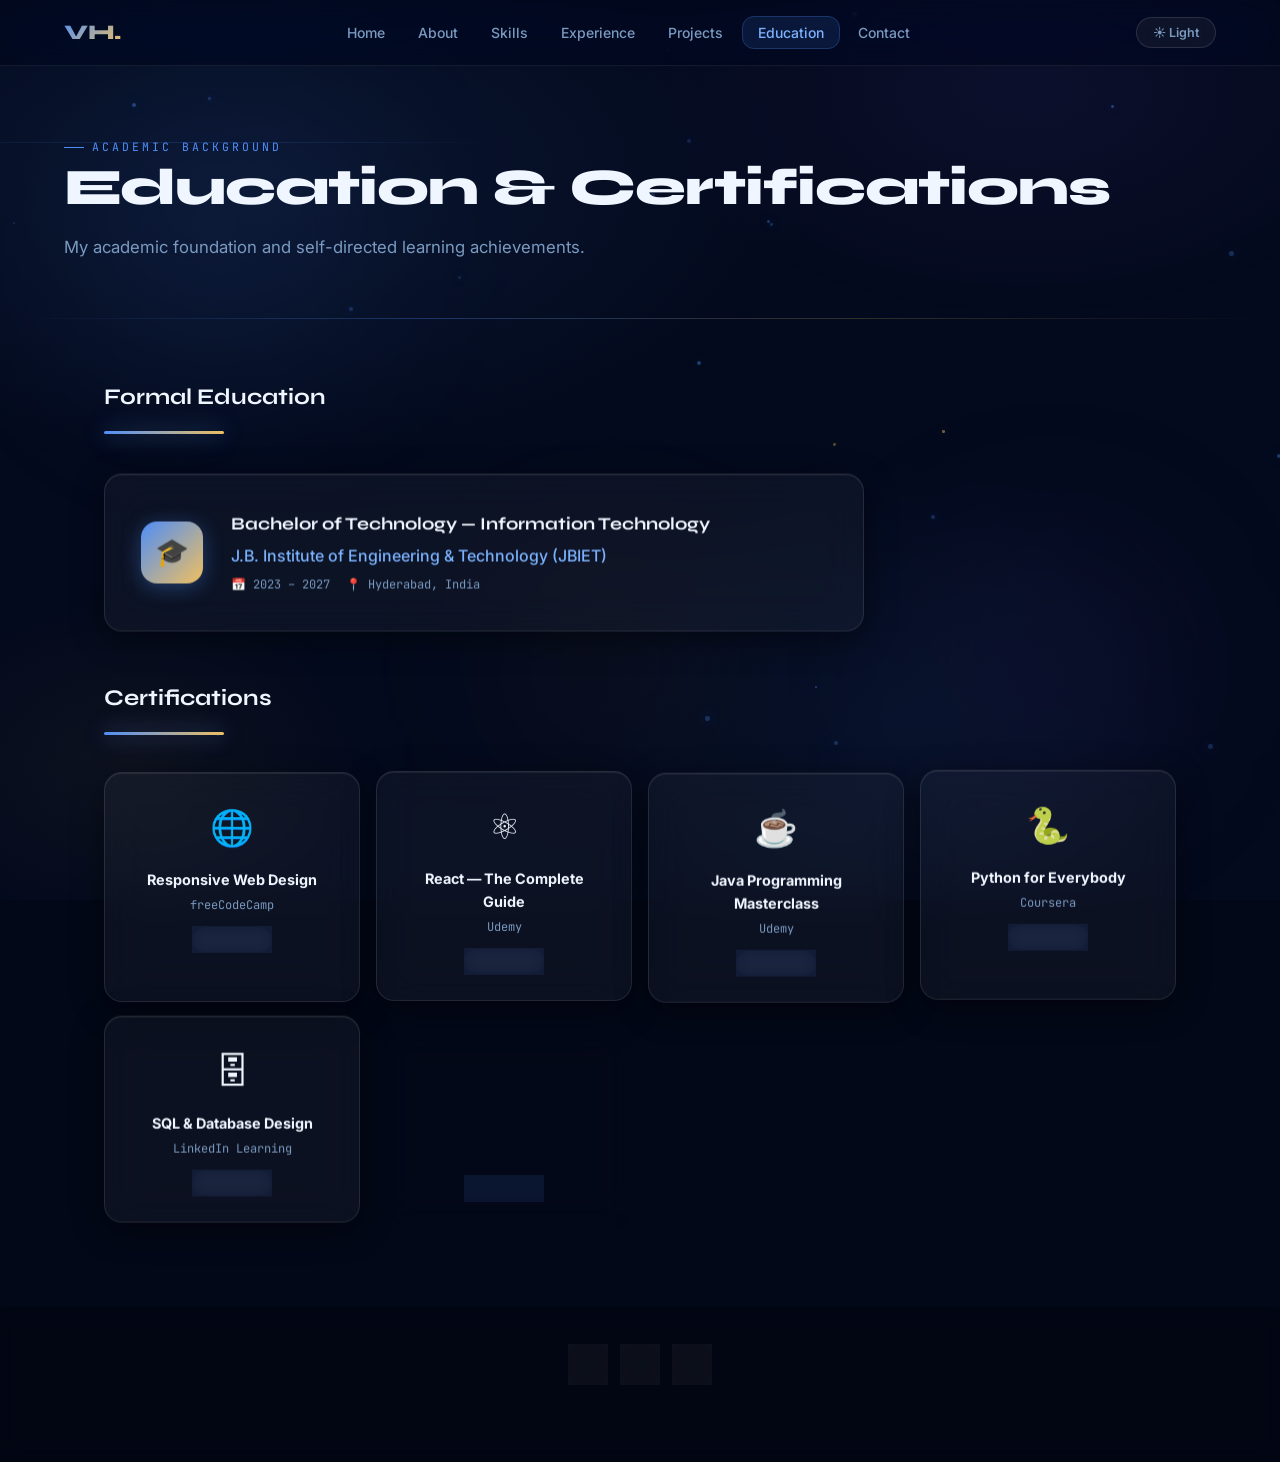
<file: Education.html>
<!DOCTYPE html>
<html lang="en" data-theme="dark">
<head>
  <meta charset="UTF-8"/><meta name="viewport" content="width=device-width,initial-scale=1.0"/>
  <!-- ── Primary Meta Tags ── -->
  <meta name="title"       content="Education — Vamsi Hanumanthu" />
  <meta name="description" content="Vamsi Hanumanthu's academic background — B.Tech in Information Technology at JBIET Hyderabad (2023–2027) and certifications from freeCodeCamp, Udemy, Coursera, and Google." />
  <meta name="keywords"    content="Education, JBIET, B.Tech, Information Technology, Certifications, freeCodeCamp, Udemy, Coursera, Google" />
  <meta name="author"      content="Vamsi Hanumanthu" />
  <meta name="robots"      content="index, follow" />
  <meta name="language"    content="English" />
  <meta name="revisit-after" content="30 days" />
  <meta name="theme-color" content="#0A1628" />
  <link rel="canonical"    href="https://vamsihanumanthu.dev/education.html" />

  <!-- ── Open Graph / Facebook ── -->
  <meta property="og:type"        content="website" />
  <meta property="og:url"         content="https://vamsihanumanthu.dev/education.html" />
  <meta property="og:title"       content="Education — Vamsi Hanumanthu" />
  <meta property="og:description" content="Vamsi Hanumanthu's academic background — B.Tech in Information Technology at JBIET Hyderabad (2023–2027) and certifications from freeCodeCamp, Udemy, Coursera, and Google." />
  <meta property="og:image"       content="https://vamsihanumanthu.dev/og-image.png" />
  <meta property="og:image:width" content="1200" />
  <meta property="og:image:height" content="630" />
  <meta property="og:site_name"   content="Vamsi Hanumanthu Portfolio" />
  <meta property="og:locale"      content="en_IN" />

  <!-- ── Twitter Card ── -->
  <meta name="twitter:card"        content="summary_large_image" />
  <meta name="twitter:site"        content="@vamsihanumanthu" />
  <meta name="twitter:creator"     content="@vamsihanumanthu" />
  <meta name="twitter:url"         content="https://vamsihanumanthu.dev/education.html" />
  <meta name="twitter:title"       content="Education — Vamsi Hanumanthu" />
  <meta name="twitter:description" content="Vamsi Hanumanthu's academic background — B.Tech in Information Technology at JBIET Hyderabad (2023–2027) and certifications from freeCodeCamp, Udemy, Coursera, and Google." />
  <meta name="twitter:image"       content="https://vamsihanumanthu.dev/og-image.png" />

  <!-- ── Schema.org JSON-LD ── -->
  <script type="application/ld+json">
  {
    "@context": "https://schema.org",
    "@type": "Person",
    "name": "Vamsi Hanumanthu",
    "url": "https://vamsihanumanthu.dev/",
    "jobTitle": "Software Developer & Front-End Developer",
    "description": "Motivated IT student passionate about building user-friendly web applications.",
    "alumniOf": {
      "@type": "CollegeOrUniversity",
      "name": "J.B. Institute of Engineering & Technology",
      "address": { "@type": "PostalAddress", "addressLocality": "Hyderabad", "addressCountry": "IN" }
    },
    "worksFor": {
      "@type": "Organization",
      "name": "Truezenix Technologies"
    },
    "sameAs": [
      "https://linkedin.com/in/vamsihanumanthu",
      "https://github.com/vamsihanumanthu"
    ],
    "knowsAbout": ["HTML","CSS","JavaScript","React","Java","Python","Database Management","Git"]
  }
  </script>
  <title>Education — Vamsi Hanumanthu</title>
  <link rel="stylesheet" href="style.css"/>
  <style>
    .edu-card {
      background:var(--glass-bg); backdrop-filter:var(--glass-blur);
      border:1px solid var(--glass-border); border-radius:var(--radius);
      padding:2.25rem; display:grid; grid-template-columns:auto 1fr;
      gap:1.75rem; align-items:center; max-width:760px; margin-bottom:1.5rem;
      box-shadow:var(--glass-shadow); transition:all var(--transition-bounce);
      position:relative; overflow:hidden;
    }
    .edu-card::before {
      content:''; position:absolute; top:0; left:-100%; width:60%; height:100%;
      background:linear-gradient(90deg,transparent,rgba(255,255,255,0.05),transparent);
      transition:left 0.7s ease;
    }
    .edu-card:hover::before { left:140%; }
    .edu-card:hover { transform:translateX(6px) scale(1.01); border-color:rgba(79,142,247,0.4); box-shadow:var(--glass-shadow-hover); }
    .edu-icon {
      width:62px; height:62px; border-radius:16px; flex-shrink:0;
      background:linear-gradient(135deg,var(--accent),var(--gold));
      display:flex; align-items:center; justify-content:center; font-size:1.7rem;
      box-shadow:0 4px 20px rgba(79,142,247,0.35);
      transition:transform var(--transition-bounce);
    }
    .edu-card:hover .edu-icon { transform:scale(1.1) rotate(-5deg); }
    .edu-degree { font-family:'Syne',sans-serif; font-weight:700; font-size:1.1rem; margin-bottom:5px; }
    .edu-school { color:var(--accent2); font-weight:500; margin-bottom:6px; }
    .edu-meta { font-family:'JetBrains Mono',monospace; font-size:.75rem; color:var(--muted); display:flex; gap:1rem; flex-wrap:wrap; }

    .certs-grid { display:grid; grid-template-columns:repeat(auto-fill,minmax(210px,1fr)); gap:1rem; }
    .cert-card {
      background:var(--glass-bg); backdrop-filter:var(--glass-blur);
      border:1px solid var(--glass-border); border-radius:var(--radius);
      padding:1.6rem; text-align:center; box-shadow:var(--glass-shadow);
      transition:all var(--transition-bounce); position:relative; overflow:hidden;
    }
    .cert-card::before {
      content:''; position:absolute; inset:0;
      background:linear-gradient(135deg,rgba(79,142,247,0.07),rgba(139,92,246,0.05));
      opacity:0; transition:opacity var(--transition);
    }
    .cert-card:hover { transform:translateY(-8px) scale(1.04); border-color:rgba(79,142,247,0.45); box-shadow:var(--glass-shadow-hover); }
    .cert-card:hover::before { opacity:1; }
    .cert-card:hover .c-icon { transform:scale(1.25) rotate(-8deg); }
    .c-icon { font-size:2.2rem; margin-bottom:.8rem; display:block; transition:transform var(--transition-bounce); }
    .c-name { font-weight:700; font-size:.9rem; margin-bottom:5px; position:relative; }
    .c-issuer { font-size:.75rem; color:var(--muted); font-family:'JetBrains Mono',monospace; position:relative; }
    .c-badge {
      display:inline-block; margin-top:.75rem;
      font-size:.68rem; font-weight:600;
      background:rgba(79,142,247,0.1); backdrop-filter:blur(8px);
      border:1px solid rgba(79,142,247,0.2); border-radius:50px;
      padding:3px 10px; color:var(--accent2); position:relative;
    }
  </style>
</head>
<body>
<div class="orb orb-1"></div><div class="orb orb-2"></div><div class="orb orb-3"></div>
<nav>
  <a href="index.html" class="nav-logo">VH.</a>
  <ul class="nav-links" id="nav-links">
    <li><a href="index.html">Home</a></li><li><a href="about.html">About</a></li>
    <li><a href="skills.html">Skills</a></li><li><a href="experience.html">Experience</a></li>
    <li><a href="projects.html">Projects</a></li><li><a href="education.html" class="active">Education</a></li>
    <li><a href="contact.html">Contact</a></li>
  </ul>
  <div class="nav-right">
    <button class="theme-btn" id="theme-toggle">☀ Light</button>
    <div class="hamburger" id="hamburger"><span></span><span></span><span></span></div>
  </div>
</nav>
<div class="page">
  <div class="page-banner">
    <div class="page-banner-inner">
      <div class="page-label reveal">Academic Background</div>
      <h1 class="page-title reveal d1">Education & Certifications</h1>
      <p class="page-subtitle reveal d2">My academic foundation and self-directed learning achievements.</p>
    </div>
  </div>
  <div class="page-content">
    <h2 style="font-family:'Syne',sans-serif;font-weight:700;font-size:1.4rem;" class="reveal">Formal Education</h2>
    <div class="section-divider reveal"></div>
    <div class="edu-card reveal" data-parallax="0.04">
      <div class="edu-icon">🎓</div>
      <div>
        <div class="edu-degree">Bachelor of Technology — Information Technology</div>
        <div class="edu-school">J.B. Institute of Engineering & Technology (JBIET)</div>
        <div class="edu-meta"><span>📅 2023 – 2027</span><span>📍 Hyderabad, India</span></div>
      </div>
    </div>
    <h2 style="font-family:'Syne',sans-serif;font-weight:700;font-size:1.4rem;margin-top:3rem;" class="reveal">Certifications</h2>
    <div class="section-divider reveal"></div>
    <div class="certs-grid">
      <div class="cert-card reveal" data-parallax="0.05"><span class="c-icon">🌐</span><div class="c-name">Responsive Web Design</div><div class="c-issuer">freeCodeCamp</div><span class="c-badge">Completed</span></div>
      <div class="cert-card reveal d1" data-parallax="0.07"><span class="c-icon">⚛</span><div class="c-name">React — The Complete Guide</div><div class="c-issuer">Udemy</div><span class="c-badge">Completed</span></div>
      <div class="cert-card reveal d2" data-parallax="0.04"><span class="c-icon">☕</span><div class="c-name">Java Programming Masterclass</div><div class="c-issuer">Udemy</div><span class="c-badge">Completed</span></div>
      <div class="cert-card reveal d3" data-parallax="0.09"><span class="c-icon">🐍</span><div class="c-name">Python for Everybody</div><div class="c-issuer">Coursera</div><span class="c-badge">Completed</span></div>
      <div class="cert-card reveal d4" data-parallax="0.06"><span class="c-icon">🗄</span><div class="c-name">SQL & Database Design</div><div class="c-issuer">LinkedIn Learning</div><span class="c-badge">Completed</span></div>
      <div class="cert-card reveal"><span class="c-icon">🎨</span><div class="c-name">UI/UX Design Fundamentals</div><div class="c-issuer">Google</div><span class="c-badge">Completed</span></div>
    </div>
  </div>
</div>
<footer>
  <div class="footer-socials">
    <a href="https://github.com/vamsihanumanthu" target="_blank" class="social-icon"><svg viewBox="0 0 24 24" fill="currentColor"><path d="M12 2C6.477 2 2 6.484 2 12.017c0 4.425 2.865 8.18 6.839 9.504.5.092.682-.217.682-.483 0-.237-.008-.868-.013-1.703-2.782.605-3.369-1.343-3.369-1.343-.454-1.158-1.11-1.466-1.11-1.466-.908-.62.069-.608.069-.608 1.003.07 1.531 1.032 1.531 1.032.892 1.53 2.341 1.088 2.91.832.092-.647.35-1.088.636-1.338-2.22-.253-4.555-1.113-4.555-4.951 0-1.093.39-1.988 1.029-2.688-.103-.253-.446-1.272.098-2.65 0 0 .84-.27 2.75 1.026A9.564 9.564 0 0112 6.844c.85.004 1.705.115 2.504.337 1.909-1.296 2.747-1.027 2.747-1.027.546 1.379.202 2.398.1 2.651.64.7 1.028 1.595 1.028 2.688 0 3.848-2.339 4.695-4.566 4.943.359.309.678.92.678 1.855 0 1.338-.012 2.419-.012 2.747 0 .268.18.58.688.482A10.019 10.019 0 0022 12.017C22 6.484 17.522 2 12 2z"/></svg></a>
    <a href="https://linkedin.com/in/vamsihanumanthu" target="_blank" class="social-icon"><svg viewBox="0 0 24 24" fill="currentColor"><path d="M16 8a6 6 0 016 6v7h-4v-7a2 2 0 00-2-2 2 2 0 00-2 2v7h-4v-7a6 6 0 016-6zM2 9h4v12H2z"/><circle cx="4" cy="4" r="2"/></svg></a>
    <a href="mailto:vamsi@example.com" class="social-icon"><svg viewBox="0 0 24 24" fill="none" stroke="currentColor" stroke-width="2"><path d="M4 4h16c1.1 0 2 .9 2 2v12c0 1.1-.9 2-2 2H4c-1.1 0-2-.9-2-2V6c0-1.1.9-2 2-2z"/><polyline points="22,6 12,13 2,6"/></svg></a>
  </div>
  <p class="footer-text">Built by <span class="footer-name">Vamsi Hanumanthu</span> · Thank you for visiting.</p>
</footer>
<button id="back-to-top" onclick="window.scrollTo({top:0,behavior:'smooth'})"><svg viewBox="0 0 24 24" fill="none" stroke="currentColor" stroke-width="2.5" width="18" height="18"><polyline points="18 15 12 9 6 15"/></svg></button>
<script>
  const _h=document.documentElement,_s=localStorage.getItem('vh-theme')||'dark';
  _h.setAttribute('data-theme',_s);const _tb=document.getElementById('theme-toggle');
  _tb.textContent=_s==='dark'?'☀ Light':'🌙 Dark';
  _tb.addEventListener('click',()=>{const n=_h.getAttribute('data-theme')==='dark'?'light':'dark';_h.setAttribute('data-theme',n);localStorage.setItem('vh-theme',n);_tb.textContent=n==='dark'?'☀ Light':'🌙 Dark';});
  document.getElementById('hamburger').addEventListener('click',()=>document.getElementById('nav-links').classList.toggle('open'));
  const _btt=document.getElementById('back-to-top');
  window.addEventListener('scroll',()=>_btt.classList.toggle('visible',window.scrollY>300));
  const ro=new IntersectionObserver(e=>e.forEach(x=>x.isIntersecting&&x.target.classList.add('visible')),{threshold:0.1});
  document.querySelectorAll('.reveal').forEach(el=>ro.observe(el));
</script>
<script src="parallax.js"></script>
</body>
</html>
</file>
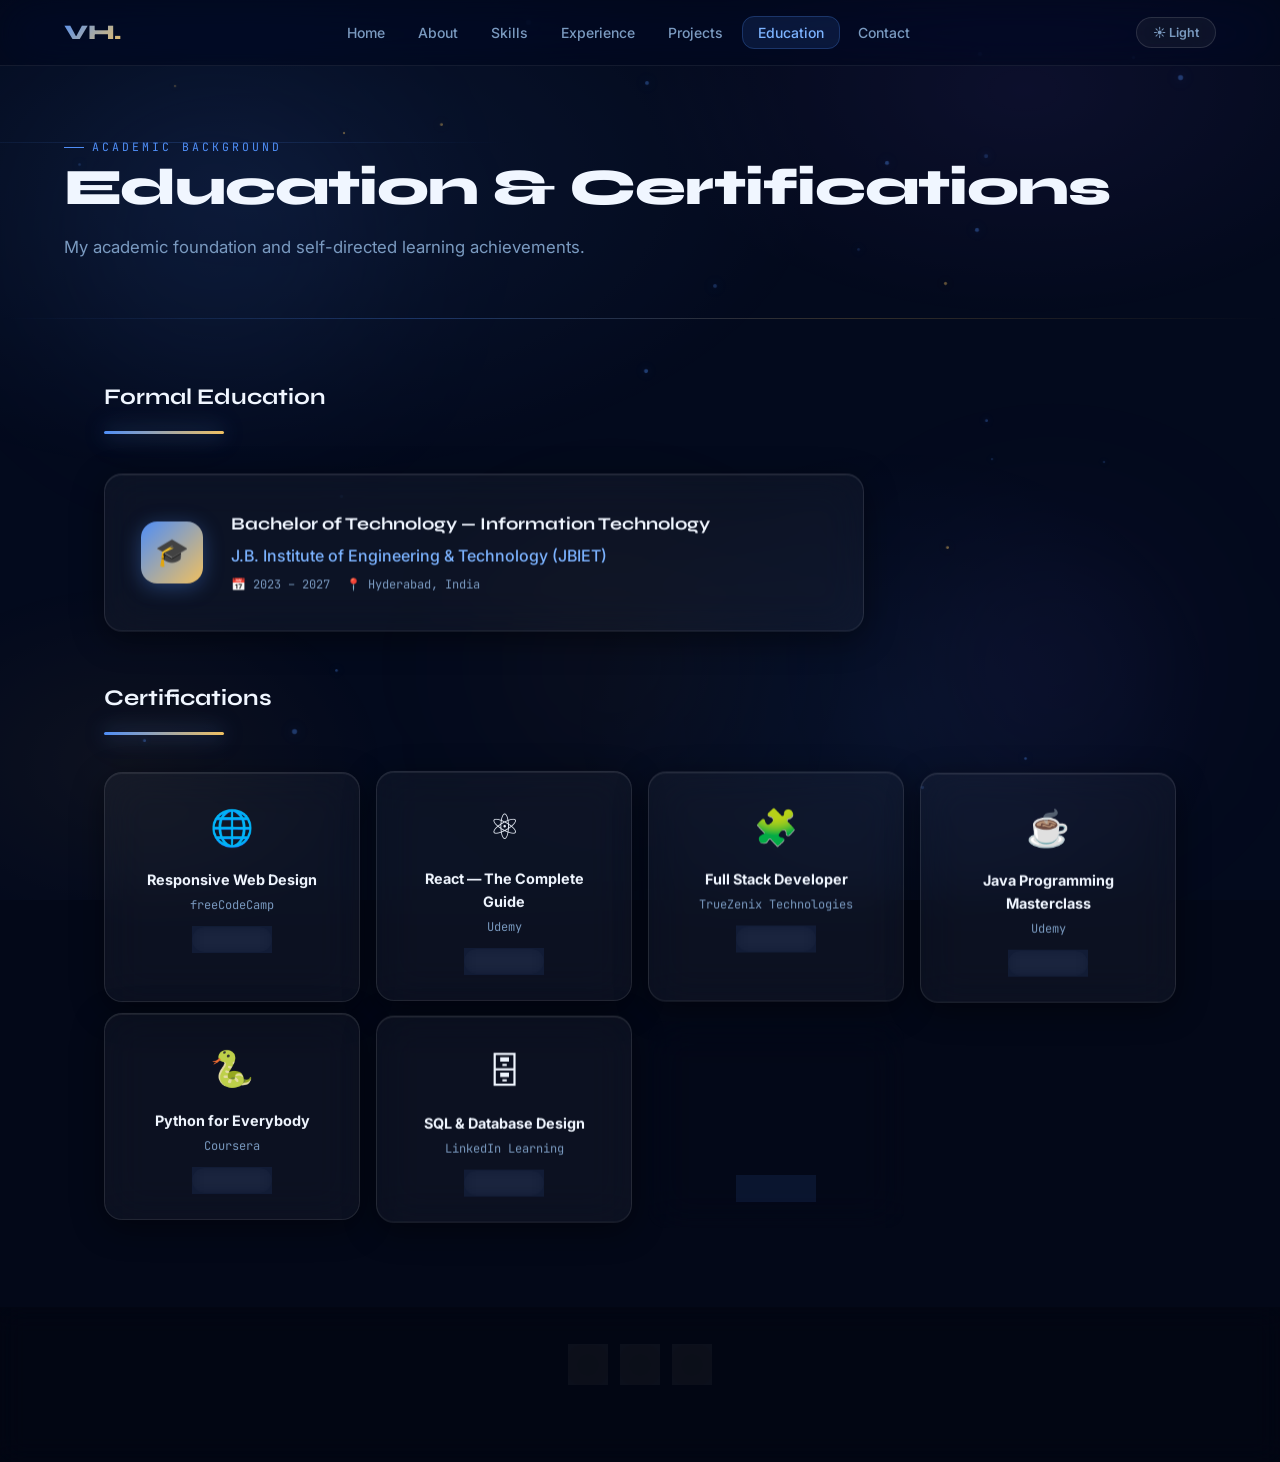
<file: education.html>
<!DOCTYPE html>
<html lang="en" data-theme="dark">
<head>
  <meta charset="UTF-8"/><meta name="viewport" content="width=device-width,initial-scale=1.0"/>
  <!-- ── Primary Meta Tags ── -->
  <meta name="title"       content="Education — Vamsi Hanumanthu" />
  <meta name="description" content="Vamsi Hanumanthu's academic background — B.Tech in Information Technology at JBIET Hyderabad (2023–2027) and certifications from freeCodeCamp, Udemy, Coursera, and Google." />
  <meta name="keywords"    content="Education, JBIET, B.Tech, Information Technology, Certifications, freeCodeCamp, Udemy, Coursera, Google" />
  <meta name="author"      content="Vamsi Hanumanthu" />
  <meta name="robots"      content="index, follow" />
  <meta name="language"    content="English" />
  <meta name="revisit-after" content="30 days" />
  <meta name="theme-color" content="#0A1628" />
  <link rel="canonical"    href="https://vamsihanumanthu.dev/education.html" />

  <!-- ── Open Graph / Facebook ── -->
  <meta property="og:type"        content="website" />
  <meta property="og:url"         content="https://vamsihanumanthu.dev/education.html" />
  <meta property="og:title"       content="Education — Vamsi Hanumanthu" />
  <meta property="og:description" content="Vamsi Hanumanthu's academic background — B.Tech in Information Technology at JBIET Hyderabad (2023–2027) and certifications from freeCodeCamp, Udemy, Coursera, and Google." />
  <meta property="og:image"       content="https://vamsihanumanthu.dev/og-image.png" />
  <meta property="og:image:width" content="1200" />
  <meta property="og:image:height" content="630" />
  <meta property="og:site_name"   content="Vamsi Hanumanthu Portfolio" />
  <meta property="og:locale"      content="en_IN" />

  <!-- ── Twitter Card ── -->
  <meta name="twitter:card"        content="summary_large_image" />
  <meta name="twitter:site"        content="@vamsihanumanthu" />
  <meta name="twitter:creator"     content="@vamsihanumanthu" />
  <meta name="twitter:url"         content="https://vamsihanumanthu.dev/education.html" />
  <meta name="twitter:title"       content="Education — Vamsi Hanumanthu" />
  <meta name="twitter:description" content="Vamsi Hanumanthu's academic background — B.Tech in Information Technology at JBIET Hyderabad (2023–2027) and certifications from freeCodeCamp, Udemy, Coursera, and Google." />
  <meta name="twitter:image"       content="https://vamsihanumanthu.dev/og-image.png" />

  <!-- ── Schema.org JSON-LD ── -->
  <script type="application/ld+json">
  {
    "@context": "https://schema.org",
    "@type": "Person",
    "name": "Vamsi Hanumanthu",
    "url": "https://vamsihanumanthu.dev/",
    "jobTitle": "Software Developer & Front-End Developer",
    "description": "Motivated IT student passionate about building user-friendly web applications.",
    "alumniOf": {
      "@type": "CollegeOrUniversity",
      "name": "J.B. Institute of Engineering & Technology",
      "address": { "@type": "PostalAddress", "addressLocality": "Hyderabad", "addressCountry": "IN" }
    },
    "worksFor": {
      "@type": "Organization",
      "name": "Truezenix Technologies"
    },
    "sameAs": [
      "https://linkedin.com/in/vamsihanumanthu",
      "https://github.com/vamsihanumanthu"
    ],
    "knowsAbout": ["HTML","CSS","JavaScript","React","Java","Python","Database Management","Git"]
  }
  </script>
  <title>Education — Vamsi Hanumanthu</title>
  <link rel="stylesheet" href="style.css"/>
  <style>
    .edu-card {
      background:var(--glass-bg); backdrop-filter:var(--glass-blur);
      border:1px solid var(--glass-border); border-radius:var(--radius);
      padding:2.25rem; display:grid; grid-template-columns:auto 1fr;
      gap:1.75rem; align-items:center; max-width:760px; margin-bottom:1.5rem;
      box-shadow:var(--glass-shadow); transition:all var(--transition-bounce);
      position:relative; overflow:hidden;
    }
    .edu-card::before {
      content:''; position:absolute; top:0; left:-100%; width:60%; height:100%;
      background:linear-gradient(90deg,transparent,rgba(255,255,255,0.05),transparent);
      transition:left 0.7s ease;
    }
    .edu-card:hover::before { left:140%; }
    .edu-card:hover { transform:translateX(6px) scale(1.01); border-color:rgba(79,142,247,0.4); box-shadow:var(--glass-shadow-hover); }
    .edu-icon {
      width:62px; height:62px; border-radius:16px; flex-shrink:0;
      background:linear-gradient(135deg,var(--accent),var(--gold));
      display:flex; align-items:center; justify-content:center; font-size:1.7rem;
      box-shadow:0 4px 20px rgba(79,142,247,0.35);
      transition:transform var(--transition-bounce);
    }
    .edu-card:hover .edu-icon { transform:scale(1.1) rotate(-5deg); }
    .edu-degree { font-family:'Syne',sans-serif; font-weight:700; font-size:1.1rem; margin-bottom:5px; }
    .edu-school { color:var(--accent2); font-weight:500; margin-bottom:6px; }
    .edu-meta { font-family:'JetBrains Mono',monospace; font-size:.75rem; color:var(--muted); display:flex; gap:1rem; flex-wrap:wrap; }

    .certs-grid { display:grid; grid-template-columns:repeat(auto-fill,minmax(210px,1fr)); gap:1rem; }
    .cert-card {
      background:var(--glass-bg); backdrop-filter:var(--glass-blur);
      border:1px solid var(--glass-border); border-radius:var(--radius);
      padding:1.6rem; text-align:center; box-shadow:var(--glass-shadow);
      transition:all var(--transition-bounce); position:relative; overflow:hidden;
    }
    .cert-card::before {
      content:''; position:absolute; inset:0;
      background:linear-gradient(135deg,rgba(79,142,247,0.07),rgba(139,92,246,0.05));
      opacity:0; transition:opacity var(--transition);
    }
    .cert-card:hover { transform:translateY(-8px) scale(1.04); border-color:rgba(79,142,247,0.45); box-shadow:var(--glass-shadow-hover); }
    .cert-card:hover::before { opacity:1; }
    .cert-card:hover .c-icon { transform:scale(1.25) rotate(-8deg); }
    .c-icon { font-size:2.2rem; margin-bottom:.8rem; display:block; transition:transform var(--transition-bounce); }
    .c-name { font-weight:700; font-size:.9rem; margin-bottom:5px; position:relative; }
    .c-issuer { font-size:.75rem; color:var(--muted); font-family:'JetBrains Mono',monospace; position:relative; }
    .c-badge {
      display:inline-block; margin-top:.75rem;
      font-size:.68rem; font-weight:600;
      background:rgba(79,142,247,0.1); backdrop-filter:blur(8px);
      border:1px solid rgba(79,142,247,0.2); border-radius:50px;
      padding:3px 10px; color:var(--accent2); position:relative;
    }
  </style>
</head>
<body>
<div class="orb orb-1"></div><div class="orb orb-2"></div><div class="orb orb-3"></div>
<nav>
  <a href="index.html" class="nav-logo">VH.</a>
  <ul class="nav-links" id="nav-links">
    <li><a href="index.html">Home</a></li><li><a href="about.html">About</a></li>
    <li><a href="skills.html">Skills</a></li><li><a href="experience.html">Experience</a></li>
    <li><a href="projects.html">Projects</a></li><li><a href="education.html" class="active">Education</a></li>
    <li><a href="contact.html">Contact</a></li>
  </ul>
  <div class="nav-right">
    <button class="theme-btn" id="theme-toggle">☀ Light</button>
    <div class="hamburger" id="hamburger"><span></span><span></span><span></span></div>
  </div>
</nav>
<div class="page">
  <div class="page-banner">
    <div class="page-banner-inner">
      <div class="page-label reveal">Academic Background</div>
      <h1 class="page-title reveal d1">Education & Certifications</h1>
      <p class="page-subtitle reveal d2">My academic foundation and self-directed learning achievements.</p>
    </div>
  </div>
  <div class="page-content">
    <h2 style="font-family:'Syne',sans-serif;font-weight:700;font-size:1.4rem;" class="reveal">Formal Education</h2>
    <div class="section-divider reveal"></div>
    <div class="edu-card reveal" data-parallax="0.04">
      <div class="edu-icon">🎓</div>
      <div>
        <div class="edu-degree">Bachelor of Technology — Information Technology</div>
        <div class="edu-school">J.B. Institute of Engineering & Technology (JBIET)</div>
        <div class="edu-meta"><span>📅 2023 – 2027</span><span>📍 Hyderabad, India</span></div>
      </div>
    </div>
    <h2 style="font-family:'Syne',sans-serif;font-weight:700;font-size:1.4rem;margin-top:3rem;" class="reveal">Certifications</h2>
    <div class="section-divider reveal"></div>
    <div class="certs-grid">
      <div class="cert-card reveal" data-parallax="0.05"><span class="c-icon">🌐</span><div class="c-name">Responsive Web Design</div><div class="c-issuer">freeCodeCamp</div><span class="c-badge">Completed</span></div>
      <div class="cert-card reveal d1" data-parallax="0.07"><span class="c-icon">⚛</span><div class="c-name">React — The Complete Guide</div><div class="c-issuer">Udemy</div><span class="c-badge">Completed</span></div>
      <div class="cert-card reveal d1" data-parallax="0.06"><span class="c-icon">🧩</span><div class="c-name">Full Stack Developer</div><div class="c-issuer">TrueZenix Technologies</div><span class="c-badge">Completed</span></div>
      <div class="cert-card reveal d2" data-parallax="0.04"><span class="c-icon">☕</span><div class="c-name">Java Programming Masterclass</div><div class="c-issuer">Udemy</div><span class="c-badge">Completed</span></div>
      <div class="cert-card reveal d3" data-parallax="0.09"><span class="c-icon">🐍</span><div class="c-name">Python for Everybody</div><div class="c-issuer">Coursera</div><span class="c-badge">Completed</span></div>
      <div class="cert-card reveal d4" data-parallax="0.06"><span class="c-icon">🗄</span><div class="c-name">SQL & Database Design</div><div class="c-issuer">LinkedIn Learning</div><span class="c-badge">Completed</span></div>
      <div class="cert-card reveal"><span class="c-icon">🎨</span><div class="c-name">UI/UX Design Fundamentals</div><div class="c-issuer">Google</div><span class="c-badge">Completed</span></div>
    </div>
  </div>
</div>
<footer>
  <div class="footer-socials">
    <a href="https://github.com/vamsihanumanthu" target="_blank" class="social-icon"><svg viewBox="0 0 24 24" fill="currentColor"><path d="M12 2C6.477 2 2 6.484 2 12.017c0 4.425 2.865 8.18 6.839 9.504.5.092.682-.217.682-.483 0-.237-.008-.868-.013-1.703-2.782.605-3.369-1.343-3.369-1.343-.454-1.158-1.11-1.466-1.11-1.466-.908-.62.069-.608.069-.608 1.003.07 1.531 1.032 1.531 1.032.892 1.53 2.341 1.088 2.91.832.092-.647.35-1.088.636-1.338-2.22-.253-4.555-1.113-4.555-4.951 0-1.093.39-1.988 1.029-2.688-.103-.253-.446-1.272.098-2.65 0 0 .84-.27 2.75 1.026A9.564 9.564 0 0112 6.844c.85.004 1.705.115 2.504.337 1.909-1.296 2.747-1.027 2.747-1.027.546 1.379.202 2.398.1 2.651.64.7 1.028 1.595 1.028 2.688 0 3.848-2.339 4.695-4.566 4.943.359.309.678.92.678 1.855 0 1.338-.012 2.419-.012 2.747 0 .268.18.58.688.482A10.019 10.019 0 0022 12.017C22 6.484 17.522 2 12 2z"/></svg></a>
    <a href="https://linkedin.com/in/vamsihanumanthu" target="_blank" class="social-icon"><svg viewBox="0 0 24 24" fill="currentColor"><path d="M16 8a6 6 0 016 6v7h-4v-7a2 2 0 00-2-2 2 2 0 00-2 2v7h-4v-7a6 6 0 016-6zM2 9h4v12H2z"/><circle cx="4" cy="4" r="2"/></svg></a>
    <a href="mailto:vamsi@example.com" class="social-icon"><svg viewBox="0 0 24 24" fill="none" stroke="currentColor" stroke-width="2"><path d="M4 4h16c1.1 0 2 .9 2 2v12c0 1.1-.9 2-2 2H4c-1.1 0-2-.9-2-2V6c0-1.1.9-2 2-2z"/><polyline points="22,6 12,13 2,6"/></svg></a>
  </div>
  <p class="footer-text">Built by <span class="footer-name">Vamsi Hanumanthu</span> · Thank you for visiting.</p>
</footer>
<button id="back-to-top" onclick="window.scrollTo({top:0,behavior:'smooth'})"><svg viewBox="0 0 24 24" fill="none" stroke="currentColor" stroke-width="2.5" width="18" height="18"><polyline points="18 15 12 9 6 15"/></svg></button>
<script>
  const _h=document.documentElement,_s=localStorage.getItem('vh-theme')||'dark';
  _h.setAttribute('data-theme',_s);const _tb=document.getElementById('theme-toggle');
  _tb.textContent=_s==='dark'?'☀ Light':'🌙 Dark';
  _tb.addEventListener('click',()=>{const n=_h.getAttribute('data-theme')==='dark'?'light':'dark';_h.setAttribute('data-theme',n);localStorage.setItem('vh-theme',n);_tb.textContent=n==='dark'?'☀ Light':'🌙 Dark';});
  document.getElementById('hamburger').addEventListener('click',()=>document.getElementById('nav-links').classList.toggle('open'));
  const _btt=document.getElementById('back-to-top');
  window.addEventListener('scroll',()=>_btt.classList.toggle('visible',window.scrollY>300));
  const ro=new IntersectionObserver(e=>e.forEach(x=>x.isIntersecting&&x.target.classList.add('visible')),{threshold:0.1});
  document.querySelectorAll('.reveal').forEach(el=>ro.observe(el));
</script>
<script src="parallax.js"></script>
</body>
</html>
</file>
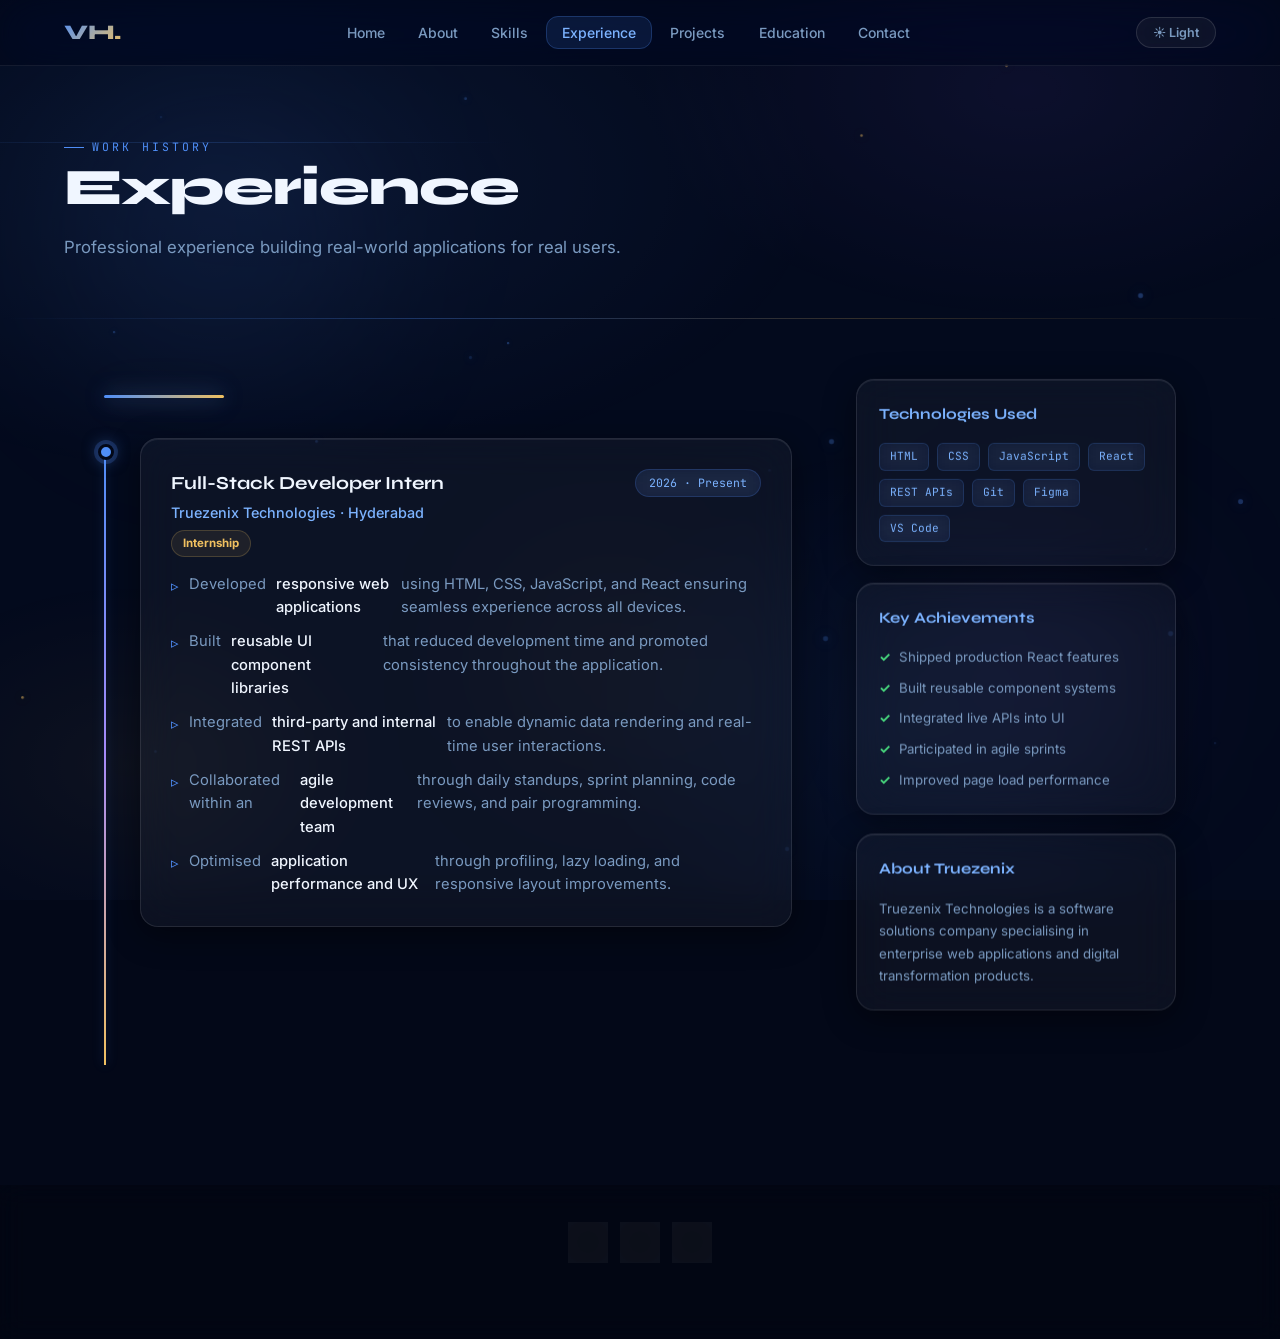
<file: Experience.html>
<!DOCTYPE html>
<html lang="en" data-theme="dark">
<head>
  <meta charset="UTF-8"/><meta name="viewport" content="width=device-width,initial-scale=1.0"/>
  <!-- ── Primary Meta Tags ── -->
  <meta name="title"       content="Experience — Vamsi Hanumanthu" />
  <meta name="description" content="Vamsi Hanumanthu's internship experience as a Full-Stack Developer at Truezenix Technologies — building React frontends, server-side APIs, and collaborating in agile teams." />
  <meta name="keywords"    content="Experience, Internship, Truezenix, Full-Stack Developer, React Internship, Work History" />
  <meta name="author"      content="Vamsi Hanumanthu" />
  <meta name="robots"      content="index, follow" />
  <meta name="language"    content="English" />
  <meta name="revisit-after" content="30 days" />
  <meta name="theme-color" content="#0A1628" />
  <link rel="canonical"    href="https://vamsihanumanthu.dev/experience.html" />

  <!-- ── Open Graph / Facebook ── -->
  <meta property="og:type"        content="website" />
  <meta property="og:url"         content="https://vamsihanumanthu.dev/experience.html" />
  <meta property="og:title"       content="Experience — Vamsi Hanumanthu" />
  <meta property="og:description" content="Vamsi Hanumanthu's internship experience as a Full-Stack Developer at Truezenix Technologies — building React frontends, server-side APIs, and collaborating in agile teams." />
  <meta property="og:image"       content="https://vamsihanumanthu.dev/og-image.png" />
  <meta property="og:image:width" content="1200" />
  <meta property="og:image:height" content="630" />
  <meta property="og:site_name"   content="Vamsi Hanumanthu Portfolio" />
  <meta property="og:locale"      content="en_IN" />

  <!-- ── Twitter Card ── -->
  <meta name="twitter:card"        content="summary_large_image" />
  <meta name="twitter:site"        content="@vamsihanumanthu" />
  <meta name="twitter:creator"     content="@vamsihanumanthu" />
  <meta name="twitter:url"         content="https://vamsihanumanthu.dev/experience.html" />
  <meta name="twitter:title"       content="Experience — Vamsi Hanumanthu" />
  <meta name="twitter:description" content="Vamsi Hanumanthu's internship experience as a Full-Stack Developer at Truezenix Technologies — building React frontends, server-side APIs, and collaborating in agile teams." />
  <meta name="twitter:image"       content="https://vamsihanumanthu.dev/og-image.png" />

  <!-- ── Schema.org JSON-LD ── -->
  <script type="application/ld+json">
  {
    "@context": "https://schema.org",
    "@type": "Person",
    "name": "Vamsi Hanumanthu",
    "url": "https://vamsihanumanthu.dev/",
    "jobTitle": "Software Developer & Full-Stack Developer",
    "description": "Motivated IT student passionate about building user-friendly web applications and end-to-end systems.",
    "alumniOf": {
      "@type": "CollegeOrUniversity",
      "name": "J.B. Institute of Engineering & Technology",
      "address": { "@type": "PostalAddress", "addressLocality": "Hyderabad", "addressCountry": "IN" }
    },
    "worksFor": {
      "@type": "Organization",
      "name": "Truezenix Technologies"
    },
    "sameAs": [
      "https://linkedin.com/in/vamsihanumanthu",
      "https://github.com/vamsihanumanthu"
    ],
    "knowsAbout": ["HTML","CSS","JavaScript","React","Java","Python","Database Management","Git"]
  }
  </script>
  <title>Experience — Vamsi Hanumanthu</title>
  <link rel="stylesheet" href="style.css"/>
  <style>
    .exp-layout { display: grid; grid-template-columns: 1fr 320px; gap: 4rem; align-items: start; }
    .timeline { position: relative; padding-left: 2.25rem; }
    .timeline::before {
      content:''; position:absolute; left:0; top:8px; bottom:0; width:2px;
      background: linear-gradient(180deg, var(--accent), var(--purple), var(--gold));
      box-shadow: 0 0 12px rgba(79,142,247,0.3);
    }
    .tl-item { position:relative; margin-bottom:2.5rem; }
    .tl-dot {
      position:absolute; left:-2.6rem; top:6px;
      width:16px; height:16px; border-radius:50%;
      background: var(--accent);
      border:3px solid var(--bg-1);
      box-shadow:0 0 0 4px rgba(79,142,247,0.2), 0 0 16px rgba(79,142,247,0.5);
      transition: all var(--transition-bounce);
    }
    .tl-card {
      background: var(--glass-bg); backdrop-filter: var(--glass-blur);
      border: 1px solid var(--glass-border); border-radius: var(--radius);
      padding: 1.85rem; box-shadow: var(--glass-shadow);
      transition: all var(--transition-bounce);
      position: relative; overflow: hidden;
    }
    .tl-card::before {
      content:''; position:absolute; top:0; left:-100%; width:60%; height:100%;
      background:linear-gradient(90deg,transparent,rgba(255,255,255,0.05),transparent);
      transition:left 0.7s ease;
    }
    .tl-card:hover::before { left:140%; }
    .tl-card:hover { transform:translateX(6px); border-color:rgba(79,142,247,0.4); box-shadow:var(--glass-shadow-hover); }
    .tl-card:hover ~ .tl-dot, .tl-item:hover .tl-dot { transform:scale(1.3); box-shadow:0 0 0 6px rgba(79,142,247,0.15),0 0 24px rgba(79,142,247,0.6); }
    .tl-header { display:flex; align-items:flex-start; justify-content:space-between; flex-wrap:wrap; gap:.75rem; margin-bottom:1rem; }
    .tl-role { font-family:'Syne',sans-serif; font-weight:700; font-size:1.15rem; }
    .tl-company { color:var(--accent2); font-weight:500; font-size:.9rem; margin-top:3px; }
    .tl-date {
      font-family:'JetBrains Mono',monospace; font-size:.72rem;
      background:rgba(79,142,247,0.1); backdrop-filter:blur(8px);
      border:1px solid rgba(79,142,247,0.2); border-radius:50px;
      padding:4px 13px; color:var(--accent2); white-space:nowrap;
    }
    .tl-type { display:inline-block; margin-top:6px; font-size:.72rem; font-weight:700;
      color:var(--gold); background:rgba(240,192,96,0.08); border:1px solid rgba(240,192,96,0.2); border-radius:50px; padding:3px 11px; }
    .duties { margin-top:1rem; display:flex; flex-direction:column; gap:.65rem; }
    .duties li { font-size:.92rem; color:var(--muted); display:flex; gap:.65rem; align-items:flex-start; }
    .duties li::before { content:'▹'; color:var(--accent); flex-shrink:0; margin-top:2px; }
    .duties li strong { color:var(--white); font-weight:500; }

    .exp-sidebar { display:flex; flex-direction:column; gap:1.2rem; }
    .side-card {
      background:var(--glass-bg); backdrop-filter:var(--glass-blur);
      border:1px solid var(--glass-border); border-radius:var(--radius);
      padding:1.4rem; box-shadow:var(--glass-shadow);
      transition:all var(--transition);
    }
    .side-card:hover { border-color:rgba(79,142,247,0.3); box-shadow:var(--glass-shadow-hover); }
    .side-card h4 { font-family:'Syne',sans-serif; font-weight:700; font-size:.95rem; color:var(--accent2); margin-bottom:1rem; }
    .tech-tags { display:flex; flex-wrap:wrap; gap:.5rem; }
    .tech-tag {
      font-family:'JetBrains Mono',monospace; font-size:.7rem;
      background:rgba(79,142,247,0.08); backdrop-filter:blur(8px);
      border:1px solid rgba(79,142,247,0.18); border-radius:6px;
      padding:4px 10px; color:var(--accent2);
      transition:all var(--transition);
    }
    .tech-tag:hover { background:rgba(79,142,247,0.18); transform:translateY(-2px); }
    .impact-list { display:flex; flex-direction:column; gap:.6rem; }
    .impact-item { display:flex; align-items:center; gap:.5rem; font-size:.83rem; color:var(--muted); }
    .impact-item::before { content:'✓'; color:#4ade80; font-weight:700; }
    @media (max-width:900px) { .exp-layout { grid-template-columns:1fr; } }
  </style>
</head>
<body>
<div class="orb orb-1"></div><div class="orb orb-2"></div><div class="orb orb-3"></div>
<nav>
  <a href="index.html" class="nav-logo">VH.</a>
  <ul class="nav-links" id="nav-links">
    <li><a href="index.html">Home</a></li><li><a href="about.html">About</a></li>
    <li><a href="skills.html">Skills</a></li><li><a href="experience.html" class="active">Experience</a></li>
    <li><a href="projects.html">Projects</a></li><li><a href="education.html">Education</a></li>
    <li><a href="contact.html">Contact</a></li>
  </ul>
  <div class="nav-right">
    <button class="theme-btn" id="theme-toggle">☀ Light</button>
    <div class="hamburger" id="hamburger"><span></span><span></span><span></span></div>
  </div>
</nav>
<div class="page">
  <div class="page-banner">
    <div class="page-banner-inner">
      <div class="page-label reveal">Work History</div>
      <h1 class="page-title reveal d1">Experience</h1>
      <p class="page-subtitle reveal d2">Professional experience building real-world applications for real users.</p>
    </div>
  </div>
  <div class="page-content">
    <div class="exp-layout">
      <div>
        <div class="section-divider reveal"></div>
        <div class="timeline">
          <div class="tl-item reveal">
            <div class="tl-dot"></div>
            <div class="tl-card">
              <div class="tl-header">
                <div>
                  <div class="tl-role">Full-Stack Developer Intern</div>
                  <div class="tl-company">Truezenix Technologies · Hyderabad</div>
                  <span class="tl-type">Internship</span>
                </div>
                <span class="tl-date">2026 · Present</span>
              </div>
              <ul class="duties">
                <li>Developed <strong>responsive web applications</strong> using HTML, CSS, JavaScript, and React ensuring seamless experience across all devices.</li>
                <li>Built <strong>reusable UI component libraries</strong> that reduced development time and promoted consistency throughout the application.</li>
                <li>Integrated <strong>third-party and internal REST APIs</strong> to enable dynamic data rendering and real-time user interactions.</li>
                <li>Collaborated within an <strong>agile development team</strong> through daily standups, sprint planning, code reviews, and pair programming.</li>
                <li>Optimised <strong>application performance and UX</strong> through profiling, lazy loading, and responsive layout improvements.</li>
              </ul>
            </div>
          </div>
          <div class="tl-item reveal d1" style="opacity:0.4;">
            <div class="tl-dot" style="background:var(--muted);box-shadow:none;"></div>
            <div class="tl-card" style="border-style:dashed;">
              <div style="font-family:'JetBrains Mono',monospace;font-size:.8rem;color:var(--muted);text-align:center;padding:.5rem 0;">Your next experience here…</div>
            </div>
          </div>
        </div>
      </div>
      <div class="exp-sidebar">
        <div class="side-card reveal d1" data-parallax="0.05">
          <h4>Technologies Used</h4>
          <div class="tech-tags">
            <span class="tech-tag">HTML</span><span class="tech-tag">CSS</span>
            <span class="tech-tag">JavaScript</span><span class="tech-tag">React</span>
            <span class="tech-tag">REST APIs</span><span class="tech-tag">Git</span>
            <span class="tech-tag">Figma</span><span class="tech-tag">VS Code</span>
          </div>
        </div>
        <div class="side-card reveal d2" data-parallax="0.07">
          <h4>Key Achievements</h4>
          <div class="impact-list">
            <div class="impact-item">Shipped production React features</div>
            <div class="impact-item">Built reusable component systems</div>
            <div class="impact-item">Integrated live APIs into UI</div>
            <div class="impact-item">Participated in agile sprints</div>
            <div class="impact-item">Improved page load performance</div>
          </div>
        </div>
        <div class="side-card reveal d3" data-parallax="0.04">
          <h4>About Truezenix</h4>
          <p style="font-size:.83rem;color:var(--muted);line-height:1.7;">Truezenix Technologies is a software solutions company specialising in enterprise web applications and digital transformation products.</p>
        </div>
      </div>
    </div>
  </div>
</div>
<footer>
  <div class="footer-socials">
    <a href="https://github.com/vamsihanumanthu" target="_blank" class="social-icon"><svg viewBox="0 0 24 24" fill="currentColor"><path d="M12 2C6.477 2 2 6.484 2 12.017c0 4.425 2.865 8.18 6.839 9.504.5.092.682-.217.682-.483 0-.237-.008-.868-.013-1.703-2.782.605-3.369-1.343-3.369-1.343-.454-1.158-1.11-1.466-1.11-1.466-.908-.62.069-.608.069-.608 1.003.07 1.531 1.032 1.531 1.032.892 1.53 2.341 1.088 2.91.832.092-.647.35-1.088.636-1.338-2.22-.253-4.555-1.113-4.555-4.951 0-1.093.39-1.988 1.029-2.688-.103-.253-.446-1.272.098-2.65 0 0 .84-.27 2.75 1.026A9.564 9.564 0 0112 6.844c.85.004 1.705.115 2.504.337 1.909-1.296 2.747-1.027 2.747-1.027.546 1.379.202 2.398.1 2.651.64.7 1.028 1.595 1.028 2.688 0 3.848-2.339 4.695-4.566 4.943.359.309.678.92.678 1.855 0 1.338-.012 2.419-.012 2.747 0 .268.18.58.688.482A10.019 10.019 0 0022 12.017C22 6.484 17.522 2 12 2z"/></svg></a>
    <a href="https://linkedin.com/in/vamsihanumanthu" target="_blank" class="social-icon"><svg viewBox="0 0 24 24" fill="currentColor"><path d="M16 8a6 6 0 016 6v7h-4v-7a2 2 0 00-2-2 2 2 0 00-2 2v7h-4v-7a6 6 0 016-6zM2 9h4v12H2z"/><circle cx="4" cy="4" r="2"/></svg></a>
    <a href="mailto:vamsi@example.com" class="social-icon"><svg viewBox="0 0 24 24" fill="none" stroke="currentColor" stroke-width="2"><path d="M4 4h16c1.1 0 2 .9 2 2v12c0 1.1-.9 2-2 2H4c-1.1 0-2-.9-2-2V6c0-1.1.9-2 2-2z"/><polyline points="22,6 12,13 2,6"/></svg></a>
  </div>
  <p class="footer-text">Built by <span class="footer-name">Vamsi Hanumanthu</span> · Thank you for visiting.</p>
</footer>
<button id="back-to-top" onclick="window.scrollTo({top:0,behavior:'smooth'})"><svg viewBox="0 0 24 24" fill="none" stroke="currentColor" stroke-width="2.5" width="18" height="18"><polyline points="18 15 12 9 6 15"/></svg></button>
<script>
  const _h=document.documentElement,_s=localStorage.getItem('vh-theme')||'dark';
  _h.setAttribute('data-theme',_s);const _tb=document.getElementById('theme-toggle');
  _tb.textContent=_s==='dark'?'☀ Light':'🌙 Dark';
  _tb.addEventListener('click',()=>{const n=_h.getAttribute('data-theme')==='dark'?'light':'dark';_h.setAttribute('data-theme',n);localStorage.setItem('vh-theme',n);_tb.textContent=n==='dark'?'☀ Light':'🌙 Dark';});
  document.getElementById('hamburger').addEventListener('click',()=>document.getElementById('nav-links').classList.toggle('open'));
  const _btt=document.getElementById('back-to-top');
  window.addEventListener('scroll',()=>_btt.classList.toggle('visible',window.scrollY>300));
  const ro=new IntersectionObserver(e=>e.forEach(x=>x.isIntersecting&&x.target.classList.add('visible')),{threshold:0.1});
  document.querySelectorAll('.reveal').forEach(el=>ro.observe(el));
</script>
<script src="parallax.js"></script>
</body>
</html>
</file>
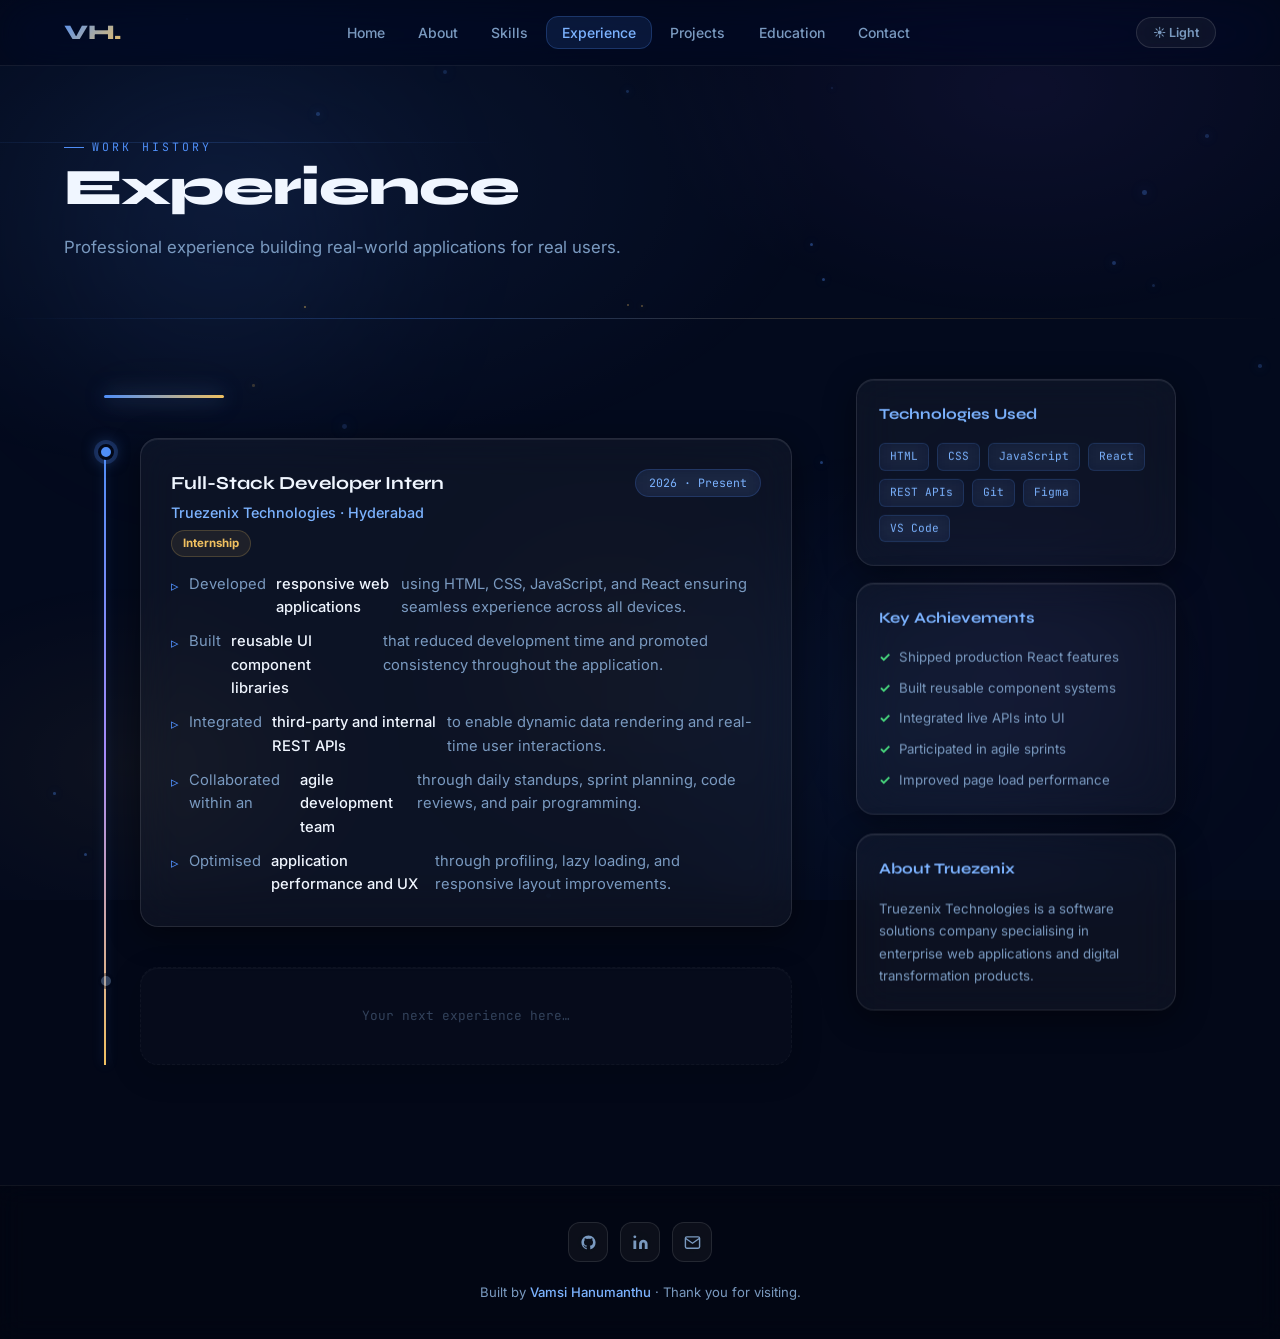
<file: experience.html>
<!DOCTYPE html>
<html lang="en" data-theme="dark">
<head>
  <meta charset="UTF-8"/><meta name="viewport" content="width=device-width,initial-scale=1.0"/>
  <!-- ── Primary Meta Tags ── -->
  <meta name="title"       content="Experience — Vamsi Hanumanthu" />
  <meta name="description" content="Vamsi Hanumanthu's internship experience as a Full-Stack Developer at Truezenix Technologies — building React frontends, server-side APIs, and collaborating in agile teams." />
  <meta name="keywords"    content="Experience, Internship, Truezenix, Full-Stack Developer, React Internship, Work History" />
  <meta name="author"      content="Vamsi Hanumanthu" />
  <meta name="robots"      content="index, follow" />
  <meta name="language"    content="English" />
  <meta name="revisit-after" content="30 days" />
  <meta name="theme-color" content="#0A1628" />
  <link rel="canonical"    href="https://vamsihanumanthu.dev/experience.html" />

  <!-- ── Open Graph / Facebook ── -->
  <meta property="og:type"        content="website" />
  <meta property="og:url"         content="https://vamsihanumanthu.dev/experience.html" />
  <meta property="og:title"       content="Experience — Vamsi Hanumanthu" />
  <meta property="og:description" content="Vamsi Hanumanthu's internship experience as a Full-Stack Developer at Truezenix Technologies — building React frontends, server-side APIs, and collaborating in agile teams." />
  <meta property="og:image"       content="https://vamsihanumanthu.dev/og-image.png" />
  <meta property="og:image:width" content="1200" />
  <meta property="og:image:height" content="630" />
  <meta property="og:site_name"   content="Vamsi Hanumanthu Portfolio" />
  <meta property="og:locale"      content="en_IN" />

  <!-- ── Twitter Card ── -->
  <meta name="twitter:card"        content="summary_large_image" />
  <meta name="twitter:site"        content="@vamsihanumanthu" />
  <meta name="twitter:creator"     content="@vamsihanumanthu" />
  <meta name="twitter:url"         content="https://vamsihanumanthu.dev/experience.html" />
  <meta name="twitter:title"       content="Experience — Vamsi Hanumanthu" />
  <meta name="twitter:description" content="Vamsi Hanumanthu's internship experience as a Full-Stack Developer at Truezenix Technologies — building React frontends, server-side APIs, and collaborating in agile teams." />
  <meta name="twitter:image"       content="https://vamsihanumanthu.dev/og-image.png" />

  <!-- ── Schema.org JSON-LD ── -->
  <script type="application/ld+json">
  {
    "@context": "https://schema.org",
    "@type": "Person",
    "name": "Vamsi Hanumanthu",
    "url": "https://vamsihanumanthu.dev/",
    "jobTitle": "Software Developer & Full-Stack Developer",
    "description": "Motivated IT student passionate about building user-friendly web applications and end-to-end systems.",
    "alumniOf": {
      "@type": "CollegeOrUniversity",
      "name": "J.B. Institute of Engineering & Technology",
      "address": { "@type": "PostalAddress", "addressLocality": "Hyderabad", "addressCountry": "IN" }
    },
    "worksFor": {
      "@type": "Organization",
      "name": "Truezenix Technologies"
    },
    "sameAs": [
      "https://linkedin.com/in/vamsihanumanthu",
      "https://github.com/vamsihanumanthu"
    ],
    "knowsAbout": ["HTML","CSS","JavaScript","React","Java","Python","Database Management","Git"]
  }
  </script>
  <title>Experience — Vamsi Hanumanthu</title>
  <link rel="stylesheet" href="style.css"/>
  <style>
    .exp-layout { display: grid; grid-template-columns: 1fr 320px; gap: 4rem; align-items: start; }
    .timeline { position: relative; padding-left: 2.25rem; }
    .timeline::before {
      content:''; position:absolute; left:0; top:8px; bottom:0; width:2px;
      background: linear-gradient(180deg, var(--accent), var(--purple), var(--gold));
      box-shadow: 0 0 12px rgba(79,142,247,0.3);
    }
    .tl-item { position:relative; margin-bottom:2.5rem; }
    .tl-dot {
      position:absolute; left:-2.6rem; top:6px;
      width:16px; height:16px; border-radius:50%;
      background: var(--accent);
      border:3px solid var(--bg-1);
      box-shadow:0 0 0 4px rgba(79,142,247,0.2), 0 0 16px rgba(79,142,247,0.5);
      transition: all var(--transition-bounce);
    }
    .tl-card {
      background: var(--glass-bg); backdrop-filter: var(--glass-blur);
      border: 1px solid var(--glass-border); border-radius: var(--radius);
      padding: 1.85rem; box-shadow: var(--glass-shadow);
      transition: all var(--transition-bounce);
      position: relative; overflow: hidden;
    }
    .tl-card::before {
      content:''; position:absolute; top:0; left:-100%; width:60%; height:100%;
      background:linear-gradient(90deg,transparent,rgba(255,255,255,0.05),transparent);
      transition:left 0.7s ease;
    }
    .tl-card:hover::before { left:140%; }
    .tl-card:hover { transform:translateX(6px); border-color:rgba(79,142,247,0.4); box-shadow:var(--glass-shadow-hover); }
    .tl-card:hover ~ .tl-dot, .tl-item:hover .tl-dot { transform:scale(1.3); box-shadow:0 0 0 6px rgba(79,142,247,0.15),0 0 24px rgba(79,142,247,0.6); }
    .tl-header { display:flex; align-items:flex-start; justify-content:space-between; flex-wrap:wrap; gap:.75rem; margin-bottom:1rem; }
    .tl-role { font-family:'Syne',sans-serif; font-weight:700; font-size:1.15rem; }
    .tl-company { color:var(--accent2); font-weight:500; font-size:.9rem; margin-top:3px; }
    .tl-date {
      font-family:'JetBrains Mono',monospace; font-size:.72rem;
      background:rgba(79,142,247,0.1); backdrop-filter:blur(8px);
      border:1px solid rgba(79,142,247,0.2); border-radius:50px;
      padding:4px 13px; color:var(--accent2); white-space:nowrap;
    }
    .tl-type { display:inline-block; margin-top:6px; font-size:.72rem; font-weight:700;
      color:var(--gold); background:rgba(240,192,96,0.08); border:1px solid rgba(240,192,96,0.2); border-radius:50px; padding:3px 11px; }
    .duties { margin-top:1rem; display:flex; flex-direction:column; gap:.65rem; }
    .duties li { font-size:.92rem; color:var(--muted); display:flex; gap:.65rem; align-items:flex-start; }
    .duties li::before { content:'▹'; color:var(--accent); flex-shrink:0; margin-top:2px; }
    .duties li strong { color:var(--white); font-weight:500; }

    .exp-sidebar { display:flex; flex-direction:column; gap:1.2rem; }
    .side-card {
      background:var(--glass-bg); backdrop-filter:var(--glass-blur);
      border:1px solid var(--glass-border); border-radius:var(--radius);
      padding:1.4rem; box-shadow:var(--glass-shadow);
      transition:all var(--transition);
    }
    .side-card:hover { border-color:rgba(79,142,247,0.3); box-shadow:var(--glass-shadow-hover); }
    .side-card h4 { font-family:'Syne',sans-serif; font-weight:700; font-size:.95rem; color:var(--accent2); margin-bottom:1rem; }
    .tech-tags { display:flex; flex-wrap:wrap; gap:.5rem; }
    .tech-tag {
      font-family:'JetBrains Mono',monospace; font-size:.7rem;
      background:rgba(79,142,247,0.08); backdrop-filter:blur(8px);
      border:1px solid rgba(79,142,247,0.18); border-radius:6px;
      padding:4px 10px; color:var(--accent2);
      transition:all var(--transition);
    }
    .tech-tag:hover { background:rgba(79,142,247,0.18); transform:translateY(-2px); }
    .impact-list { display:flex; flex-direction:column; gap:.6rem; }
    .impact-item { display:flex; align-items:center; gap:.5rem; font-size:.83rem; color:var(--muted); }
    .impact-item::before { content:'✓'; color:#4ade80; font-weight:700; }
    @media (max-width:900px) { .exp-layout { grid-template-columns:1fr; } }
  </style>
</head>
<body>
<div class="orb orb-1"></div><div class="orb orb-2"></div><div class="orb orb-3"></div>
<nav>
  <a href="index.html" class="nav-logo">VH.</a>
  <ul class="nav-links" id="nav-links">
    <li><a href="index.html">Home</a></li><li><a href="about.html">About</a></li>
    <li><a href="skills.html">Skills</a></li><li><a href="experience.html" class="active">Experience</a></li>
    <li><a href="projects.html">Projects</a></li><li><a href="education.html">Education</a></li>
    <li><a href="contact.html">Contact</a></li>
  </ul>
  <div class="nav-right">
    <button class="theme-btn" id="theme-toggle">☀ Light</button>
    <div class="hamburger" id="hamburger"><span></span><span></span><span></span></div>
  </div>
</nav>
<div class="page">
  <div class="page-banner">
    <div class="page-banner-inner">
      <div class="page-label reveal">Work History</div>
      <h1 class="page-title reveal d1">Experience</h1>
      <p class="page-subtitle reveal d2">Professional experience building real-world applications for real users.</p>
    </div>
  </div>
  <div class="page-content">
    <div class="exp-layout">
      <div>
        <div class="section-divider reveal"></div>
        <div class="timeline">
          <div class="tl-item reveal">
            <div class="tl-dot"></div>
            <div class="tl-card">
              <div class="tl-header">
                <div>
                  <div class="tl-role">Full-Stack Developer Intern</div>
                  <div class="tl-company">Truezenix Technologies · Hyderabad</div>
                  <span class="tl-type">Internship</span>
                </div>
                <span class="tl-date">2026 · Present</span>
              </div>
              <ul class="duties">
                <li>Developed <strong>responsive web applications</strong> using HTML, CSS, JavaScript, and React ensuring seamless experience across all devices.</li>
                <li>Built <strong>reusable UI component libraries</strong> that reduced development time and promoted consistency throughout the application.</li>
                <li>Integrated <strong>third-party and internal REST APIs</strong> to enable dynamic data rendering and real-time user interactions.</li>
                <li>Collaborated within an <strong>agile development team</strong> through daily standups, sprint planning, code reviews, and pair programming.</li>
                <li>Optimised <strong>application performance and UX</strong> through profiling, lazy loading, and responsive layout improvements.</li>
              </ul>
            </div>
          </div>
          <div class="tl-item reveal d1" style="opacity:0.4;">
            <div class="tl-dot" style="background:var(--muted);box-shadow:none;"></div>
            <div class="tl-card" style="border-style:dashed;">
              <div style="font-family:'JetBrains Mono',monospace;font-size:.8rem;color:var(--muted);text-align:center;padding:.5rem 0;">Your next experience here…</div>
            </div>
          </div>
        </div>
      </div>
      <div class="exp-sidebar">
        <div class="side-card reveal d1" data-parallax="0.05">
          <h4>Technologies Used</h4>
          <div class="tech-tags">
            <span class="tech-tag">HTML</span><span class="tech-tag">CSS</span>
            <span class="tech-tag">JavaScript</span><span class="tech-tag">React</span>
            <span class="tech-tag">REST APIs</span><span class="tech-tag">Git</span>
            <span class="tech-tag">Figma</span><span class="tech-tag">VS Code</span>
          </div>
        </div>
        <div class="side-card reveal d2" data-parallax="0.07">
          <h4>Key Achievements</h4>
          <div class="impact-list">
            <div class="impact-item">Shipped production React features</div>
            <div class="impact-item">Built reusable component systems</div>
            <div class="impact-item">Integrated live APIs into UI</div>
            <div class="impact-item">Participated in agile sprints</div>
            <div class="impact-item">Improved page load performance</div>
          </div>
        </div>
        <div class="side-card reveal d3" data-parallax="0.04">
          <h4>About Truezenix</h4>
          <p style="font-size:.83rem;color:var(--muted);line-height:1.7;">Truezenix Technologies is a software solutions company specialising in enterprise web applications and digital transformation products.</p>
        </div>
      </div>
    </div>
  </div>
</div>
<footer>
  <div class="footer-socials">
    <a href="https://github.com/vamsihanumanthu" target="_blank" class="social-icon"><svg viewBox="0 0 24 24" fill="currentColor"><path d="M12 2C6.477 2 2 6.484 2 12.017c0 4.425 2.865 8.18 6.839 9.504.5.092.682-.217.682-.483 0-.237-.008-.868-.013-1.703-2.782.605-3.369-1.343-3.369-1.343-.454-1.158-1.11-1.466-1.11-1.466-.908-.62.069-.608.069-.608 1.003.07 1.531 1.032 1.531 1.032.892 1.53 2.341 1.088 2.91.832.092-.647.35-1.088.636-1.338-2.22-.253-4.555-1.113-4.555-4.951 0-1.093.39-1.988 1.029-2.688-.103-.253-.446-1.272.098-2.65 0 0 .84-.27 2.75 1.026A9.564 9.564 0 0112 6.844c.85.004 1.705.115 2.504.337 1.909-1.296 2.747-1.027 2.747-1.027.546 1.379.202 2.398.1 2.651.64.7 1.028 1.595 1.028 2.688 0 3.848-2.339 4.695-4.566 4.943.359.309.678.92.678 1.855 0 1.338-.012 2.419-.012 2.747 0 .268.18.58.688.482A10.019 10.019 0 0022 12.017C22 6.484 17.522 2 12 2z"/></svg></a>
    <a href="https://linkedin.com/in/vamsihanumanthu" target="_blank" class="social-icon"><svg viewBox="0 0 24 24" fill="currentColor"><path d="M16 8a6 6 0 016 6v7h-4v-7a2 2 0 00-2-2 2 2 0 00-2 2v7h-4v-7a6 6 0 016-6zM2 9h4v12H2z"/><circle cx="4" cy="4" r="2"/></svg></a>
    <a href="mailto:vamsi@example.com" class="social-icon"><svg viewBox="0 0 24 24" fill="none" stroke="currentColor" stroke-width="2"><path d="M4 4h16c1.1 0 2 .9 2 2v12c0 1.1-.9 2-2 2H4c-1.1 0-2-.9-2-2V6c0-1.1.9-2 2-2z"/><polyline points="22,6 12,13 2,6"/></svg></a>
  </div>
  <p class="footer-text">Built by <span class="footer-name">Vamsi Hanumanthu</span> · Thank you for visiting.</p>
</footer>
<button id="back-to-top" onclick="window.scrollTo({top:0,behavior:'smooth'})"><svg viewBox="0 0 24 24" fill="none" stroke="currentColor" stroke-width="2.5" width="18" height="18"><polyline points="18 15 12 9 6 15"/></svg></button>
<script>
  const _h=document.documentElement,_s=localStorage.getItem('vh-theme')||'dark';
  _h.setAttribute('data-theme',_s);const _tb=document.getElementById('theme-toggle');
  _tb.textContent=_s==='dark'?'☀ Light':'🌙 Dark';
  _tb.addEventListener('click',()=>{const n=_h.getAttribute('data-theme')==='dark'?'light':'dark';_h.setAttribute('data-theme',n);localStorage.setItem('vh-theme',n);_tb.textContent=n==='dark'?'☀ Light':'🌙 Dark';});
  document.getElementById('hamburger').addEventListener('click',()=>document.getElementById('nav-links').classList.toggle('open'));
  const _btt=document.getElementById('back-to-top');
  window.addEventListener('scroll',()=>_btt.classList.toggle('visible',window.scrollY>300));
  const ro=new IntersectionObserver(e=>e.forEach(x=>x.isIntersecting&&x.target.classList.add('visible')),{threshold:0.1});
  document.querySelectorAll('.reveal').forEach(el=>ro.observe(el));
</script>
<script src="parallax.js"></script>
</body>
</html>
</file>
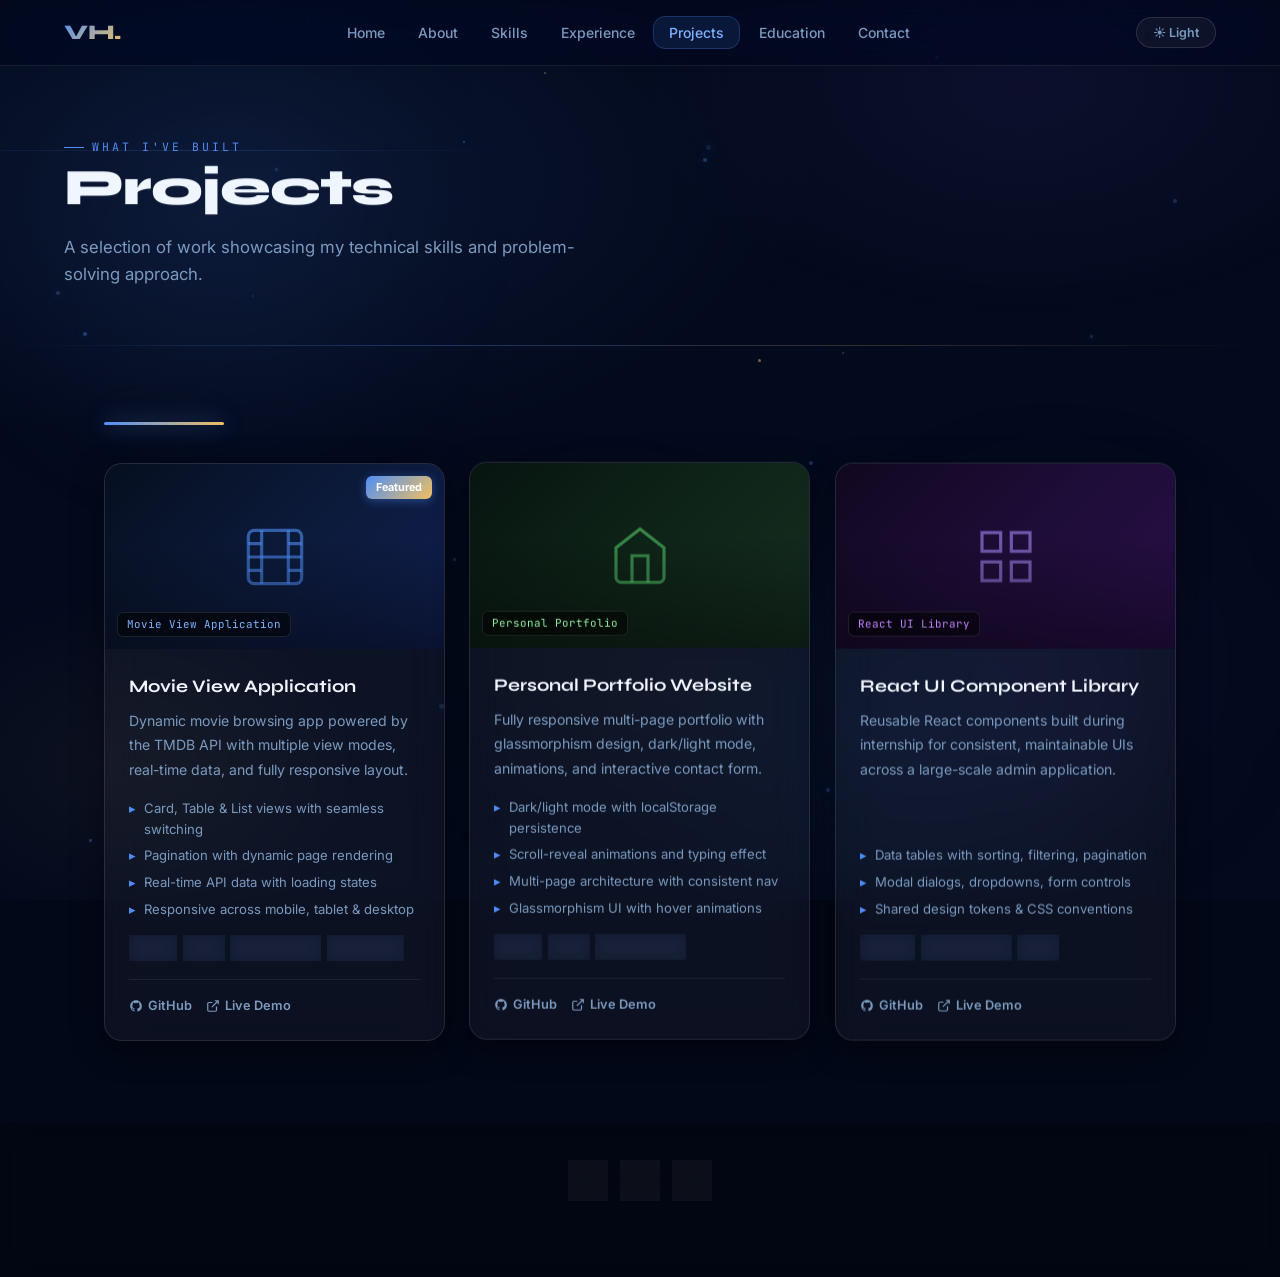
<file: Projects.html>
<!DOCTYPE html>
<html lang="en" data-theme="dark">
<head>
  <meta charset="UTF-8"/><meta name="viewport" content="width=device-width,initial-scale=1.0"/>
  <!-- ── Primary Meta Tags ── -->
  <meta name="title"       content="Projects — Vamsi Hanumanthu" />
  <meta name="description" content="Explore projects built by Vamsi Hanumanthu — including a Movie View Application with TMDB API, a personal portfolio, and a React UI component library." />
  <meta name="keywords"    content="Projects, Movie App, TMDB API, React Projects, Portfolio, UI Components, Web Projects" />
  <meta name="author"      content="Vamsi Hanumanthu" />
  <meta name="robots"      content="index, follow" />
  <meta name="language"    content="English" />
  <meta name="revisit-after" content="30 days" />
  <meta name="theme-color" content="#0A1628" />
  <link rel="canonical"    href="https://vamsihanumanthu.dev/projects.html" />

  <!-- ── Open Graph / Facebook ── -->
  <meta property="og:type"        content="website" />
  <meta property="og:url"         content="https://vamsihanumanthu.dev/projects.html" />
  <meta property="og:title"       content="Projects — Vamsi Hanumanthu" />
  <meta property="og:description" content="Explore projects built by Vamsi Hanumanthu — including a Movie View Application with TMDB API, a personal portfolio, and a React UI component library." />
  <meta property="og:image"       content="https://vamsihanumanthu.dev/og-image.png" />
  <meta property="og:image:width" content="1200" />
  <meta property="og:image:height" content="630" />
  <meta property="og:site_name"   content="Vamsi Hanumanthu Portfolio" />
  <meta property="og:locale"      content="en_IN" />

  <!-- ── Twitter Card ── -->
  <meta name="twitter:card"        content="summary_large_image" />
  <meta name="twitter:site"        content="@vamsihanumanthu" />
  <meta name="twitter:creator"     content="@vamsihanumanthu" />
  <meta name="twitter:url"         content="https://vamsihanumanthu.dev/projects.html" />
  <meta name="twitter:title"       content="Projects — Vamsi Hanumanthu" />
  <meta name="twitter:description" content="Explore projects built by Vamsi Hanumanthu — including a Movie View Application with TMDB API, a personal portfolio, and a React UI component library." />
  <meta name="twitter:image"       content="https://vamsihanumanthu.dev/og-image.png" />

  <!-- ── Schema.org JSON-LD ── -->
  <script type="application/ld+json">
  {
    "@context": "https://schema.org",
    "@type": "Person",
    "name": "Vamsi Hanumanthu",
    "url": "https://vamsihanumanthu.dev/",
    "jobTitle": "Software Developer & Front-End Developer",
    "description": "Motivated IT student passionate about building user-friendly web applications.",
    "alumniOf": {
      "@type": "CollegeOrUniversity",
      "name": "J.B. Institute of Engineering & Technology",
      "address": { "@type": "PostalAddress", "addressLocality": "Hyderabad", "addressCountry": "IN" }
    },
    "worksFor": {
      "@type": "Organization",
      "name": "Truezenix Technologies"
    },
    "sameAs": [
      "https://linkedin.com/in/vamsihanumanthu",
      "https://github.com/vamsihanumanthu"
    ],
    "knowsAbout": ["HTML","CSS","JavaScript","React","Java","Python","Database Management","Git"]
  }
  </script>
  <title>Projects — Vamsi Hanumanthu</title>
  <link rel="stylesheet" href="style.css"/>
  <style>
    .projects-grid { display:grid; grid-template-columns:repeat(auto-fill,minmax(320px,1fr)); gap:1.5rem; }
    .proj-card {
      background:var(--glass-bg); backdrop-filter:var(--glass-blur);
      border:1px solid var(--glass-border); border-radius:var(--radius);
      overflow:hidden; display:flex; flex-direction:column;
      box-shadow:var(--glass-shadow);
      transition: all var(--transition-bounce);
      position:relative;
    }
    /* Glow border on hover */
    .proj-card::after {
      content:''; position:absolute; inset:-1px; border-radius:var(--radius);
      background: linear-gradient(135deg, rgba(79,142,247,0), rgba(79,142,247,0.6), rgba(240,192,96,0.4), rgba(79,142,247,0));
      opacity:0; transition:opacity var(--transition);
      z-index:-1;
    }
    .proj-card:hover { transform:translateY(-10px) scale(1.02); box-shadow:var(--glass-shadow-hover); }
    .proj-card:hover::after { opacity:1; }

    .proj-thumb {
      height:185px; position:relative; overflow:hidden;
      display:flex; align-items:center; justify-content:center;
    }
    .proj-thumb-overlay {
      position:absolute; inset:0;
      background:linear-gradient(180deg,transparent 40%,rgba(0,0,0,0.4));
    }
    .proj-thumb svg { width:64px; height:64px; transition:transform 0.5s ease; }
    .proj-card:hover .proj-thumb svg { transform:scale(1.15) rotate(-5deg); }
    .proj-label {
      position:absolute; bottom:12px; left:12px;
      font-family:'JetBrains Mono',monospace; font-size:.68rem;
      background:rgba(0,0,0,0.5); backdrop-filter:blur(10px);
      border:1px solid rgba(255,255,255,0.1);
      border-radius:6px; padding:3px 9px;
    }
    .feat-badge {
      position:absolute; top:12px; right:12px;
      font-size:.68rem; font-weight:700;
      background:linear-gradient(135deg,var(--accent),var(--gold));
      color:#fff; border-radius:6px; padding:3px 10px;
      box-shadow:0 2px 10px rgba(79,142,247,0.4);
    }
    .proj-body { padding:1.5rem; flex:1; display:flex; flex-direction:column; }
    .proj-title { font-family:'Syne',sans-serif; font-weight:700; font-size:1.1rem; margin-bottom:.5rem; }
    .proj-desc { font-size:.88rem; color:var(--muted); line-height:1.72; flex:1; margin-bottom:1rem; }
    .proj-bullets { margin-bottom:1rem; display:flex; flex-direction:column; gap:.35rem; }
    .proj-bullets li { font-size:.82rem; color:var(--muted); display:flex; gap:.5rem; }
    .proj-bullets li::before { content:'▸'; color:var(--accent); flex-shrink:0; }
    .proj-tags { display:flex; flex-wrap:wrap; gap:.4rem; margin-bottom:1.1rem; }
    .proj-tag {
      font-family:'JetBrains Mono',monospace; font-size:.68rem;
      background:rgba(79,142,247,0.08); backdrop-filter:blur(8px);
      border:1px solid rgba(79,142,247,0.18); border-radius:6px;
      padding:3px 9px; color:var(--accent2);
      transition:all var(--transition);
    }
    .proj-tag:hover { background:rgba(79,142,247,0.2); transform:translateY(-2px); }
    .proj-links { display:flex; gap:.85rem; border-top:1px solid rgba(255,255,255,0.07); padding-top:1rem; margin-top:auto; }
    .proj-link { display:inline-flex; align-items:center; gap:5px; font-size:.8rem; font-weight:600; color:var(--muted); transition:all var(--transition-bounce); }
    .proj-link:hover { color:var(--accent); transform:translateY(-2px); }
    .proj-link svg { width:14px; height:14px; }
  </style>
</head>
<body>
<div class="orb orb-1"></div><div class="orb orb-2"></div><div class="orb orb-3"></div>
<nav>
  <a href="index.html" class="nav-logo">VH.</a>
  <ul class="nav-links" id="nav-links">
    <li><a href="index.html">Home</a></li><li><a href="about.html">About</a></li>
    <li><a href="skills.html">Skills</a></li><li><a href="experience.html">Experience</a></li>
    <li><a href="projects.html" class="active">Projects</a></li><li><a href="education.html">Education</a></li>
    <li><a href="contact.html">Contact</a></li>
  </ul>
  <div class="nav-right">
    <button class="theme-btn" id="theme-toggle">☀ Light</button>
    <div class="hamburger" id="hamburger"><span></span><span></span><span></span></div>
  </div>
</nav>
<div class="page">
  <div class="page-banner">
    <div class="page-banner-inner">
      <div class="page-label reveal">What I've Built</div>
      <h1 class="page-title reveal d1">Projects</h1>
      <p class="page-subtitle reveal d2">A selection of work showcasing my technical skills and problem-solving approach.</p>
    </div>
  </div>
  <div class="page-content">
    <div class="section-divider reveal"></div>
    <div class="projects-grid">
      <div class="proj-card reveal" data-parallax="0.05">
        <div class="proj-thumb" style="background:linear-gradient(135deg,#060f20,#0c1a3a,#101f50);">
          <div class="proj-thumb-overlay"></div>
          <span class="feat-badge">Featured</span>
          <svg viewBox="0 0 24 24" fill="none" stroke="rgba(79,142,247,0.6)" stroke-width="1.2">
            <rect x="2" y="2" width="20" height="20" rx="2.18"/><line x1="7" y1="2" x2="7" y2="22"/>
            <line x1="17" y1="2" x2="17" y2="22"/><line x1="2" y1="12" x2="22" y2="12"/>
            <line x1="2" y1="7" x2="7" y2="7"/><line x1="2" y1="17" x2="7" y2="17"/>
            <line x1="17" y1="17" x2="22" y2="17"/><line x1="17" y1="7" x2="22" y2="7"/>
          </svg>
          <span class="proj-label" style="color:var(--accent2);">Movie View Application</span>
        </div>
        <div class="proj-body">
          <h3 class="proj-title">Movie View Application</h3>
          <p class="proj-desc">Dynamic movie browsing app powered by the TMDB API with multiple view modes, real-time data, and fully responsive layout.</p>
          <ul class="proj-bullets">
            <li>Card, Table & List views with seamless switching</li>
            <li>Pagination with dynamic page rendering</li>
            <li>Real-time API data with loading states</li>
            <li>Responsive across mobile, tablet & desktop</li>
          </ul>
          <div class="proj-tags">
            <span class="proj-tag">HTML</span><span class="proj-tag">CSS</span>
            <span class="proj-tag">JavaScript</span><span class="proj-tag">TMDB API</span>
          </div>
          <div class="proj-links">
            <a href="#" class="proj-link"><svg viewBox="0 0 24 24" fill="currentColor"><path d="M12 2C6.477 2 2 6.484 2 12.017c0 4.425 2.865 8.18 6.839 9.504.5.092.682-.217.682-.483 0-.237-.008-.868-.013-1.703-2.782.605-3.369-1.343-3.369-1.343-.454-1.158-1.11-1.466-1.11-1.466-.908-.62.069-.608.069-.608 1.003.07 1.531 1.032 1.531 1.032.892 1.53 2.341 1.088 2.91.832.092-.647.35-1.088.636-1.338-2.22-.253-4.555-1.113-4.555-4.951 0-1.093.39-1.988 1.029-2.688-.103-.253-.446-1.272.098-2.65 0 0 .84-.27 2.75 1.026A9.564 9.564 0 0112 6.844c.85.004 1.705.115 2.504.337 1.909-1.296 2.747-1.027 2.747-1.027.546 1.379.202 2.398.1 2.651.64.7 1.028 1.595 1.028 2.688 0 3.848-2.339 4.695-4.566 4.943.359.309.678.92.678 1.855 0 1.338-.012 2.419-.012 2.747 0 .268.18.58.688.482A10.019 10.019 0 0022 12.017C22 6.484 17.522 2 12 2z"/></svg>GitHub</a>
            <a href="#" class="proj-link"><svg viewBox="0 0 24 24" fill="none" stroke="currentColor" stroke-width="2"><path d="M18 13v6a2 2 0 01-2 2H5a2 2 0 01-2-2V8a2 2 0 012-2h6M15 3h6v6M10 14L21 3"/></svg>Live Demo</a>
          </div>
        </div>
      </div>

      <div class="proj-card reveal d1" data-parallax="0.08">
        <div class="proj-thumb" style="background:linear-gradient(135deg,#071510,#0f2418,#162e20);">
          <div class="proj-thumb-overlay"></div>
          <svg viewBox="0 0 24 24" fill="none" stroke="rgba(80,200,100,0.6)" stroke-width="1.2">
            <path d="M3 9l9-7 9 7v11a2 2 0 01-2 2H5a2 2 0 01-2-2z"/><polyline points="9 22 9 12 15 12 15 22"/>
          </svg>
          <span class="proj-label" style="color:#90EEA0;">Personal Portfolio</span>
        </div>
        <div class="proj-body">
          <h3 class="proj-title">Personal Portfolio Website</h3>
          <p class="proj-desc">Fully responsive multi-page portfolio with glassmorphism design, dark/light mode, animations, and interactive contact form.</p>
          <ul class="proj-bullets">
            <li>Dark/light mode with localStorage persistence</li>
            <li>Scroll-reveal animations and typing effect</li>
            <li>Multi-page architecture with consistent nav</li>
            <li>Glassmorphism UI with hover animations</li>
          </ul>
          <div class="proj-tags">
            <span class="proj-tag">HTML</span><span class="proj-tag">CSS</span><span class="proj-tag">JavaScript</span>
          </div>
          <div class="proj-links">
            <a href="#" class="proj-link"><svg viewBox="0 0 24 24" fill="currentColor"><path d="M12 2C6.477 2 2 6.484 2 12.017c0 4.425 2.865 8.18 6.839 9.504.5.092.682-.217.682-.483 0-.237-.008-.868-.013-1.703-2.782.605-3.369-1.343-3.369-1.343-.454-1.158-1.11-1.466-1.11-1.466-.908-.62.069-.608.069-.608 1.003.07 1.531 1.032 1.531 1.032.892 1.53 2.341 1.088 2.91.832.092-.647.35-1.088.636-1.338-2.22-.253-4.555-1.113-4.555-4.951 0-1.093.39-1.988 1.029-2.688-.103-.253-.446-1.272.098-2.65 0 0 .84-.27 2.75 1.026A9.564 9.564 0 0112 6.844c.85.004 1.705.115 2.504.337 1.909-1.296 2.747-1.027 2.747-1.027.546 1.379.202 2.398.1 2.651.64.7 1.028 1.595 1.028 2.688 0 3.848-2.339 4.695-4.566 4.943.359.309.678.92.678 1.855 0 1.338-.012 2.419-.012 2.747 0 .268.18.58.688.482A10.019 10.019 0 0022 12.017C22 6.484 17.522 2 12 2z"/></svg>GitHub</a>
            <a href="#" class="proj-link"><svg viewBox="0 0 24 24" fill="none" stroke="currentColor" stroke-width="2"><path d="M18 13v6a2 2 0 01-2 2H5a2 2 0 01-2-2V8a2 2 0 012-2h6M15 3h6v6M10 14L21 3"/></svg>Live Demo</a>
          </div>
        </div>
      </div>

      <div class="proj-card reveal d2" data-parallax="0.06">
        <div class="proj-thumb" style="background:linear-gradient(135deg,#110820,#1e0d38,#280f48);">
          <div class="proj-thumb-overlay"></div>
          <svg viewBox="0 0 24 24" fill="none" stroke="rgba(167,139,250,0.6)" stroke-width="1.2">
            <rect x="3" y="3" width="7" height="7"/><rect x="14" y="3" width="7" height="7"/>
            <rect x="14" y="14" width="7" height="7"/><rect x="3" y="14" width="7" height="7"/>
          </svg>
          <span class="proj-label" style="color:#C084FC;">React UI Library</span>
        </div>
        <div class="proj-body">
          <h3 class="proj-title">React UI Component Library</h3>
          <p class="proj-desc">Reusable React components built during internship for consistent, maintainable UIs across a large-scale admin application.</p>
          <ul class="proj-bullets">
            <li>Data tables with sorting, filtering, pagination</li>
            <li>Modal dialogs, dropdowns, form controls</li>
            <li>Shared design tokens & CSS conventions</li>
          </ul>
          <div class="proj-tags">
            <span class="proj-tag">React</span><span class="proj-tag">TypeScript</span><span class="proj-tag">CSS</span>
          </div>
          <div class="proj-links">
            <a href="#" class="proj-link"><svg viewBox="0 0 24 24" fill="currentColor"><path d="M12 2C6.477 2 2 6.484 2 12.017c0 4.425 2.865 8.18 6.839 9.504.5.092.682-.217.682-.483 0-.237-.008-.868-.013-1.703-2.782.605-3.369-1.343-3.369-1.343-.454-1.158-1.11-1.466-1.11-1.466-.908-.62.069-.608.069-.608 1.003.07 1.531 1.032 1.531 1.032.892 1.53 2.341 1.088 2.91.832.092-.647.35-1.088.636-1.338-2.22-.253-4.555-1.113-4.555-4.951 0-1.093.39-1.988 1.029-2.688-.103-.253-.446-1.272.098-2.65 0 0 .84-.27 2.75 1.026A9.564 9.564 0 0112 6.844c.85.004 1.705.115 2.504.337 1.909-1.296 2.747-1.027 2.747-1.027.546 1.379.202 2.398.1 2.651.64.7 1.028 1.595 1.028 2.688 0 3.848-2.339 4.695-4.566 4.943.359.309.678.92.678 1.855 0 1.338-.012 2.419-.012 2.747 0 .268.18.58.688.482A10.019 10.019 0 0022 12.017C22 6.484 17.522 2 12 2z"/></svg>GitHub</a>
            <a href="#" class="proj-link"><svg viewBox="0 0 24 24" fill="none" stroke="currentColor" stroke-width="2"><path d="M18 13v6a2 2 0 01-2 2H5a2 2 0 01-2-2V8a2 2 0 012-2h6M15 3h6v6M10 14L21 3"/></svg>Live Demo</a>
          </div>
        </div>
      </div>
    </div>
  </div>
</div>
<footer>
  <div class="footer-socials">
    <a href="https://github.com/vamsihanumanthu" target="_blank" class="social-icon"><svg viewBox="0 0 24 24" fill="currentColor"><path d="M12 2C6.477 2 2 6.484 2 12.017c0 4.425 2.865 8.18 6.839 9.504.5.092.682-.217.682-.483 0-.237-.008-.868-.013-1.703-2.782.605-3.369-1.343-3.369-1.343-.454-1.158-1.11-1.466-1.11-1.466-.908-.62.069-.608.069-.608 1.003.07 1.531 1.032 1.531 1.032.892 1.53 2.341 1.088 2.91.832.092-.647.35-1.088.636-1.338-2.22-.253-4.555-1.113-4.555-4.951 0-1.093.39-1.988 1.029-2.688-.103-.253-.446-1.272.098-2.65 0 0 .84-.27 2.75 1.026A9.564 9.564 0 0112 6.844c.85.004 1.705.115 2.504.337 1.909-1.296 2.747-1.027 2.747-1.027.546 1.379.202 2.398.1 2.651.64.7 1.028 1.595 1.028 2.688 0 3.848-2.339 4.695-4.566 4.943.359.309.678.92.678 1.855 0 1.338-.012 2.419-.012 2.747 0 .268.18.58.688.482A10.019 10.019 0 0022 12.017C22 6.484 17.522 2 12 2z"/></svg></a>
    <a href="https://linkedin.com/in/vamsihanumanthu" target="_blank" class="social-icon"><svg viewBox="0 0 24 24" fill="currentColor"><path d="M16 8a6 6 0 016 6v7h-4v-7a2 2 0 00-2-2 2 2 0 00-2 2v7h-4v-7a6 6 0 016-6zM2 9h4v12H2z"/><circle cx="4" cy="4" r="2"/></svg></a>
    <a href="mailto:vamsi@example.com" class="social-icon"><svg viewBox="0 0 24 24" fill="none" stroke="currentColor" stroke-width="2"><path d="M4 4h16c1.1 0 2 .9 2 2v12c0 1.1-.9 2-2 2H4c-1.1 0-2-.9-2-2V6c0-1.1.9-2 2-2z"/><polyline points="22,6 12,13 2,6"/></svg></a>
  </div>
  <p class="footer-text">Built by <span class="footer-name">Vamsi Hanumanthu</span> · Thank you for visiting.</p>
</footer>
<button id="back-to-top" onclick="window.scrollTo({top:0,behavior:'smooth'})"><svg viewBox="0 0 24 24" fill="none" stroke="currentColor" stroke-width="2.5" width="18" height="18"><polyline points="18 15 12 9 6 15"/></svg></button>
<script>
  const _h=document.documentElement,_s=localStorage.getItem('vh-theme')||'dark';
  _h.setAttribute('data-theme',_s);const _tb=document.getElementById('theme-toggle');
  _tb.textContent=_s==='dark'?'☀ Light':'🌙 Dark';
  _tb.addEventListener('click',()=>{const n=_h.getAttribute('data-theme')==='dark'?'light':'dark';_h.setAttribute('data-theme',n);localStorage.setItem('vh-theme',n);_tb.textContent=n==='dark'?'☀ Light':'🌙 Dark';});
  document.getElementById('hamburger').addEventListener('click',()=>document.getElementById('nav-links').classList.toggle('open'));
  const _btt=document.getElementById('back-to-top');
  window.addEventListener('scroll',()=>_btt.classList.toggle('visible',window.scrollY>300));
  const ro=new IntersectionObserver(e=>e.forEach(x=>x.isIntersecting&&x.target.classList.add('visible')),{threshold:0.1});
  document.querySelectorAll('.reveal').forEach(el=>ro.observe(el));
</script>
<script src="parallax.js"></script>
</body>
</html>
</file>
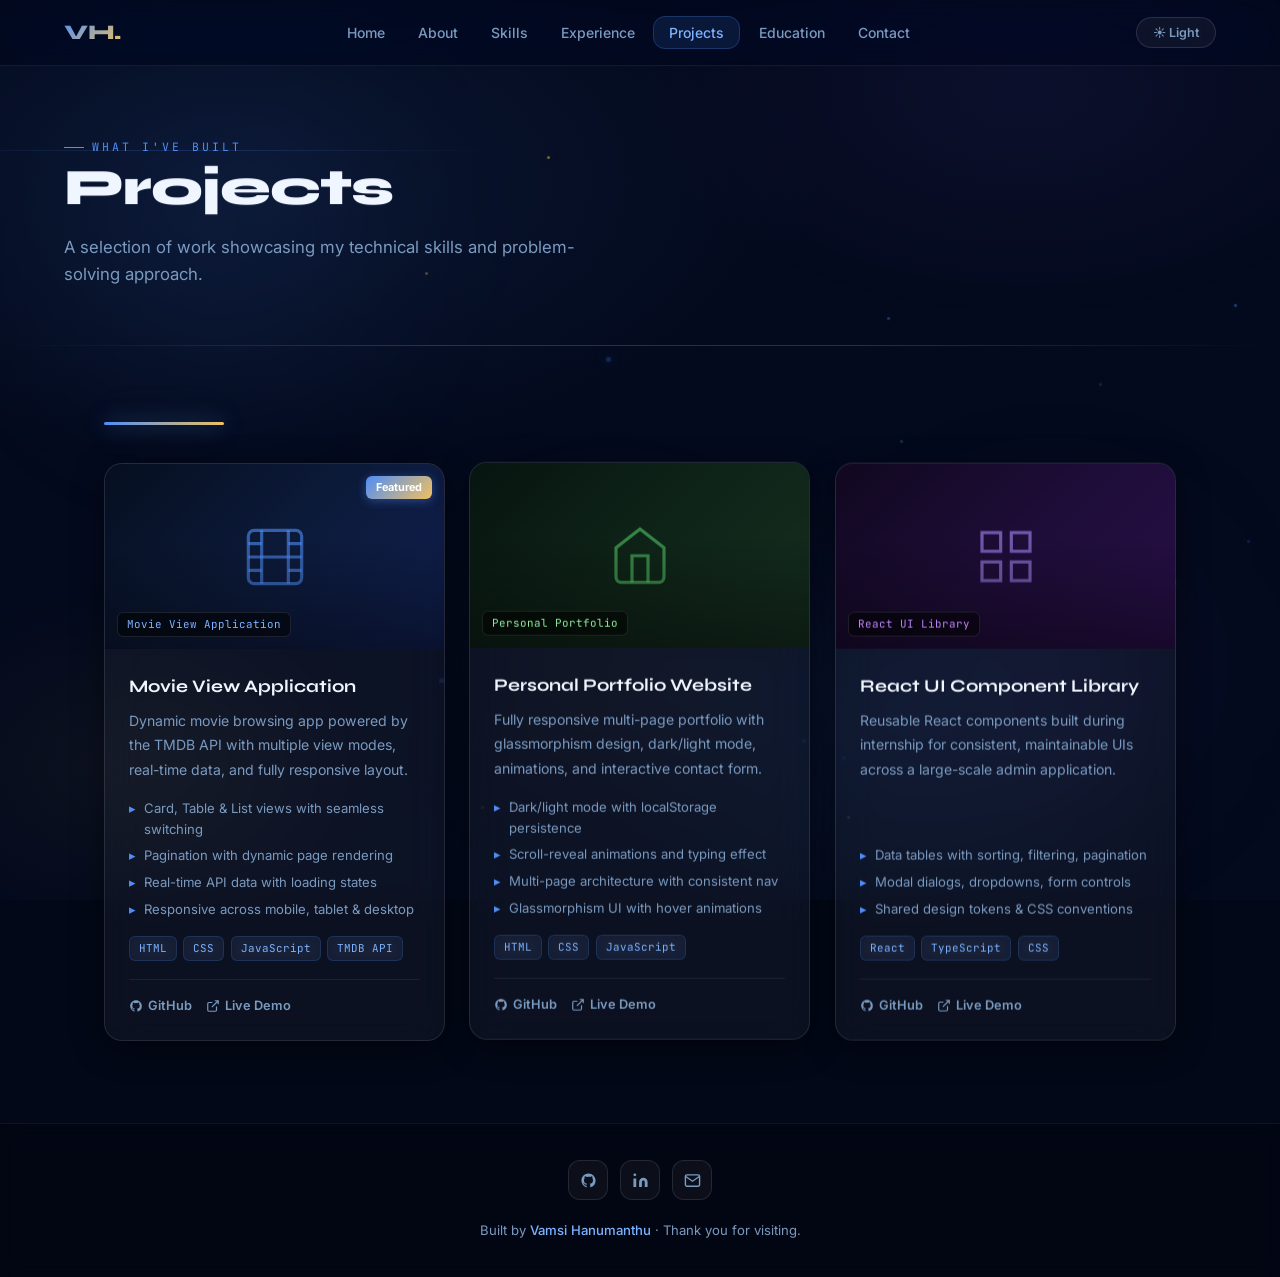
<file: projects.html>
<!DOCTYPE html>
<html lang="en" data-theme="dark">
<head>
  <meta charset="UTF-8"/><meta name="viewport" content="width=device-width,initial-scale=1.0"/>
  <!-- ── Primary Meta Tags ── -->
  <meta name="title"       content="Projects — Vamsi Hanumanthu" />
  <meta name="description" content="Explore projects built by Vamsi Hanumanthu — including a Movie View Application with TMDB API, a personal portfolio, and a React UI component library." />
  <meta name="keywords"    content="Projects, Movie App, TMDB API, React Projects, Portfolio, UI Components, Web Projects" />
  <meta name="author"      content="Vamsi Hanumanthu" />
  <meta name="robots"      content="index, follow" />
  <meta name="language"    content="English" />
  <meta name="revisit-after" content="30 days" />
  <meta name="theme-color" content="#0A1628" />
  <link rel="canonical"    href="https://vamsihanumanthu.dev/projects.html" />

  <!-- ── Open Graph / Facebook ── -->
  <meta property="og:type"        content="website" />
  <meta property="og:url"         content="https://vamsihanumanthu.dev/projects.html" />
  <meta property="og:title"       content="Projects — Vamsi Hanumanthu" />
  <meta property="og:description" content="Explore projects built by Vamsi Hanumanthu — including a Movie View Application with TMDB API, a personal portfolio, and a React UI component library." />
  <meta property="og:image"       content="https://vamsihanumanthu.dev/og-image.png" />
  <meta property="og:image:width" content="1200" />
  <meta property="og:image:height" content="630" />
  <meta property="og:site_name"   content="Vamsi Hanumanthu Portfolio" />
  <meta property="og:locale"      content="en_IN" />

  <!-- ── Twitter Card ── -->
  <meta name="twitter:card"        content="summary_large_image" />
  <meta name="twitter:site"        content="@vamsihanumanthu" />
  <meta name="twitter:creator"     content="@vamsihanumanthu" />
  <meta name="twitter:url"         content="https://vamsihanumanthu.dev/projects.html" />
  <meta name="twitter:title"       content="Projects — Vamsi Hanumanthu" />
  <meta name="twitter:description" content="Explore projects built by Vamsi Hanumanthu — including a Movie View Application with TMDB API, a personal portfolio, and a React UI component library." />
  <meta name="twitter:image"       content="https://vamsihanumanthu.dev/og-image.png" />

  <!-- ── Schema.org JSON-LD ── -->
  <script type="application/ld+json">
  {
    "@context": "https://schema.org",
    "@type": "Person",
    "name": "Vamsi Hanumanthu",
    "url": "https://vamsihanumanthu.dev/",
    "jobTitle": "Software Developer & Front-End Developer",
    "description": "Motivated IT student passionate about building user-friendly web applications.",
    "alumniOf": {
      "@type": "CollegeOrUniversity",
      "name": "J.B. Institute of Engineering & Technology",
      "address": { "@type": "PostalAddress", "addressLocality": "Hyderabad", "addressCountry": "IN" }
    },
    "worksFor": {
      "@type": "Organization",
      "name": "Truezenix Technologies"
    },
    "sameAs": [
      "https://linkedin.com/in/vamsihanumanthu",
      "https://github.com/vamsihanumanthu"
    ],
    "knowsAbout": ["HTML","CSS","JavaScript","React","Java","Python","Database Management","Git"]
  }
  </script>
  <title>Projects — Vamsi Hanumanthu</title>
  <link rel="stylesheet" href="style.css"/>
  <style>
    .projects-grid { display:grid; grid-template-columns:repeat(auto-fill,minmax(320px,1fr)); gap:1.5rem; }
    .proj-card {
      background:var(--glass-bg); backdrop-filter:var(--glass-blur);
      border:1px solid var(--glass-border); border-radius:var(--radius);
      overflow:hidden; display:flex; flex-direction:column;
      box-shadow:var(--glass-shadow);
      transition: all var(--transition-bounce);
      position:relative;
    }
    /* Glow border on hover */
    .proj-card::after {
      content:''; position:absolute; inset:-1px; border-radius:var(--radius);
      background: linear-gradient(135deg, rgba(79,142,247,0), rgba(79,142,247,0.6), rgba(240,192,96,0.4), rgba(79,142,247,0));
      opacity:0; transition:opacity var(--transition);
      z-index:-1;
    }
    .proj-card:hover { transform:translateY(-10px) scale(1.02); box-shadow:var(--glass-shadow-hover); }
    .proj-card:hover::after { opacity:1; }

    .proj-thumb {
      height:185px; position:relative; overflow:hidden;
      display:flex; align-items:center; justify-content:center;
    }
    .proj-thumb-overlay {
      position:absolute; inset:0;
      background:linear-gradient(180deg,transparent 40%,rgba(0,0,0,0.4));
    }
    .proj-thumb svg { width:64px; height:64px; transition:transform 0.5s ease; }
    .proj-card:hover .proj-thumb svg { transform:scale(1.15) rotate(-5deg); }
    .proj-label {
      position:absolute; bottom:12px; left:12px;
      font-family:'JetBrains Mono',monospace; font-size:.68rem;
      background:rgba(0,0,0,0.5); backdrop-filter:blur(10px);
      border:1px solid rgba(255,255,255,0.1);
      border-radius:6px; padding:3px 9px;
    }
    .feat-badge {
      position:absolute; top:12px; right:12px;
      font-size:.68rem; font-weight:700;
      background:linear-gradient(135deg,var(--accent),var(--gold));
      color:#fff; border-radius:6px; padding:3px 10px;
      box-shadow:0 2px 10px rgba(79,142,247,0.4);
    }
    .proj-body { padding:1.5rem; flex:1; display:flex; flex-direction:column; }
    .proj-title { font-family:'Syne',sans-serif; font-weight:700; font-size:1.1rem; margin-bottom:.5rem; }
    .proj-desc { font-size:.88rem; color:var(--muted); line-height:1.72; flex:1; margin-bottom:1rem; }
    .proj-bullets { margin-bottom:1rem; display:flex; flex-direction:column; gap:.35rem; }
    .proj-bullets li { font-size:.82rem; color:var(--muted); display:flex; gap:.5rem; }
    .proj-bullets li::before { content:'▸'; color:var(--accent); flex-shrink:0; }
    .proj-tags { display:flex; flex-wrap:wrap; gap:.4rem; margin-bottom:1.1rem; }
    .proj-tag {
      font-family:'JetBrains Mono',monospace; font-size:.68rem;
      background:rgba(79,142,247,0.08); backdrop-filter:blur(8px);
      border:1px solid rgba(79,142,247,0.18); border-radius:6px;
      padding:3px 9px; color:var(--accent2);
      transition:all var(--transition);
    }
    .proj-tag:hover { background:rgba(79,142,247,0.2); transform:translateY(-2px); }
    .proj-links { display:flex; gap:.85rem; border-top:1px solid rgba(255,255,255,0.07); padding-top:1rem; margin-top:auto; }
    .proj-link { display:inline-flex; align-items:center; gap:5px; font-size:.8rem; font-weight:600; color:var(--muted); transition:all var(--transition-bounce); }
    .proj-link:hover { color:var(--accent); transform:translateY(-2px); }
    .proj-link svg { width:14px; height:14px; }
  </style>
</head>
<body>
<div class="orb orb-1"></div><div class="orb orb-2"></div><div class="orb orb-3"></div>
<nav>
  <a href="index.html" class="nav-logo">VH.</a>
  <ul class="nav-links" id="nav-links">
    <li><a href="index.html">Home</a></li><li><a href="about.html">About</a></li>
    <li><a href="skills.html">Skills</a></li><li><a href="experience.html">Experience</a></li>
    <li><a href="projects.html" class="active">Projects</a></li><li><a href="education.html">Education</a></li>
    <li><a href="contact.html">Contact</a></li>
  </ul>
  <div class="nav-right">
    <button class="theme-btn" id="theme-toggle">☀ Light</button>
    <div class="hamburger" id="hamburger"><span></span><span></span><span></span></div>
  </div>
</nav>
<div class="page">
  <div class="page-banner">
    <div class="page-banner-inner">
      <div class="page-label reveal">What I've Built</div>
      <h1 class="page-title reveal d1">Projects</h1>
      <p class="page-subtitle reveal d2">A selection of work showcasing my technical skills and problem-solving approach.</p>
    </div>
  </div>
  <div class="page-content">
    <div class="section-divider reveal"></div>
    <div class="projects-grid">
      <div class="proj-card reveal" data-parallax="0.05">
        <div class="proj-thumb" style="background:linear-gradient(135deg,#060f20,#0c1a3a,#101f50);">
          <div class="proj-thumb-overlay"></div>
          <span class="feat-badge">Featured</span>
          <svg viewBox="0 0 24 24" fill="none" stroke="rgba(79,142,247,0.6)" stroke-width="1.2">
            <rect x="2" y="2" width="20" height="20" rx="2.18"/><line x1="7" y1="2" x2="7" y2="22"/>
            <line x1="17" y1="2" x2="17" y2="22"/><line x1="2" y1="12" x2="22" y2="12"/>
            <line x1="2" y1="7" x2="7" y2="7"/><line x1="2" y1="17" x2="7" y2="17"/>
            <line x1="17" y1="17" x2="22" y2="17"/><line x1="17" y1="7" x2="22" y2="7"/>
          </svg>
          <span class="proj-label" style="color:var(--accent2);">Movie View Application</span>
        </div>
        <div class="proj-body">
          <h3 class="proj-title">Movie View Application</h3>
          <p class="proj-desc">Dynamic movie browsing app powered by the TMDB API with multiple view modes, real-time data, and fully responsive layout.</p>
          <ul class="proj-bullets">
            <li>Card, Table & List views with seamless switching</li>
            <li>Pagination with dynamic page rendering</li>
            <li>Real-time API data with loading states</li>
            <li>Responsive across mobile, tablet & desktop</li>
          </ul>
          <div class="proj-tags">
            <span class="proj-tag">HTML</span><span class="proj-tag">CSS</span>
            <span class="proj-tag">JavaScript</span><span class="proj-tag">TMDB API</span>
          </div>
          <div class="proj-links">
            <a href="#" class="proj-link"><svg viewBox="0 0 24 24" fill="currentColor"><path d="M12 2C6.477 2 2 6.484 2 12.017c0 4.425 2.865 8.18 6.839 9.504.5.092.682-.217.682-.483 0-.237-.008-.868-.013-1.703-2.782.605-3.369-1.343-3.369-1.343-.454-1.158-1.11-1.466-1.11-1.466-.908-.62.069-.608.069-.608 1.003.07 1.531 1.032 1.531 1.032.892 1.53 2.341 1.088 2.91.832.092-.647.35-1.088.636-1.338-2.22-.253-4.555-1.113-4.555-4.951 0-1.093.39-1.988 1.029-2.688-.103-.253-.446-1.272.098-2.65 0 0 .84-.27 2.75 1.026A9.564 9.564 0 0112 6.844c.85.004 1.705.115 2.504.337 1.909-1.296 2.747-1.027 2.747-1.027.546 1.379.202 2.398.1 2.651.64.7 1.028 1.595 1.028 2.688 0 3.848-2.339 4.695-4.566 4.943.359.309.678.92.678 1.855 0 1.338-.012 2.419-.012 2.747 0 .268.18.58.688.482A10.019 10.019 0 0022 12.017C22 6.484 17.522 2 12 2z"/></svg>GitHub</a>
            <a href="#" class="proj-link"><svg viewBox="0 0 24 24" fill="none" stroke="currentColor" stroke-width="2"><path d="M18 13v6a2 2 0 01-2 2H5a2 2 0 01-2-2V8a2 2 0 012-2h6M15 3h6v6M10 14L21 3"/></svg>Live Demo</a>
          </div>
        </div>
      </div>

      <div class="proj-card reveal d1" data-parallax="0.08">
        <div class="proj-thumb" style="background:linear-gradient(135deg,#071510,#0f2418,#162e20);">
          <div class="proj-thumb-overlay"></div>
          <svg viewBox="0 0 24 24" fill="none" stroke="rgba(80,200,100,0.6)" stroke-width="1.2">
            <path d="M3 9l9-7 9 7v11a2 2 0 01-2 2H5a2 2 0 01-2-2z"/><polyline points="9 22 9 12 15 12 15 22"/>
          </svg>
          <span class="proj-label" style="color:#90EEA0;">Personal Portfolio</span>
        </div>
        <div class="proj-body">
          <h3 class="proj-title">Personal Portfolio Website</h3>
          <p class="proj-desc">Fully responsive multi-page portfolio with glassmorphism design, dark/light mode, animations, and interactive contact form.</p>
          <ul class="proj-bullets">
            <li>Dark/light mode with localStorage persistence</li>
            <li>Scroll-reveal animations and typing effect</li>
            <li>Multi-page architecture with consistent nav</li>
            <li>Glassmorphism UI with hover animations</li>
          </ul>
          <div class="proj-tags">
            <span class="proj-tag">HTML</span><span class="proj-tag">CSS</span><span class="proj-tag">JavaScript</span>
          </div>
          <div class="proj-links">
            <a href="#" class="proj-link"><svg viewBox="0 0 24 24" fill="currentColor"><path d="M12 2C6.477 2 2 6.484 2 12.017c0 4.425 2.865 8.18 6.839 9.504.5.092.682-.217.682-.483 0-.237-.008-.868-.013-1.703-2.782.605-3.369-1.343-3.369-1.343-.454-1.158-1.11-1.466-1.11-1.466-.908-.62.069-.608.069-.608 1.003.07 1.531 1.032 1.531 1.032.892 1.53 2.341 1.088 2.91.832.092-.647.35-1.088.636-1.338-2.22-.253-4.555-1.113-4.555-4.951 0-1.093.39-1.988 1.029-2.688-.103-.253-.446-1.272.098-2.65 0 0 .84-.27 2.75 1.026A9.564 9.564 0 0112 6.844c.85.004 1.705.115 2.504.337 1.909-1.296 2.747-1.027 2.747-1.027.546 1.379.202 2.398.1 2.651.64.7 1.028 1.595 1.028 2.688 0 3.848-2.339 4.695-4.566 4.943.359.309.678.92.678 1.855 0 1.338-.012 2.419-.012 2.747 0 .268.18.58.688.482A10.019 10.019 0 0022 12.017C22 6.484 17.522 2 12 2z"/></svg>GitHub</a>
            <a href="#" class="proj-link"><svg viewBox="0 0 24 24" fill="none" stroke="currentColor" stroke-width="2"><path d="M18 13v6a2 2 0 01-2 2H5a2 2 0 01-2-2V8a2 2 0 012-2h6M15 3h6v6M10 14L21 3"/></svg>Live Demo</a>
          </div>
        </div>
      </div>

      <div class="proj-card reveal d2" data-parallax="0.06">
        <div class="proj-thumb" style="background:linear-gradient(135deg,#110820,#1e0d38,#280f48);">
          <div class="proj-thumb-overlay"></div>
          <svg viewBox="0 0 24 24" fill="none" stroke="rgba(167,139,250,0.6)" stroke-width="1.2">
            <rect x="3" y="3" width="7" height="7"/><rect x="14" y="3" width="7" height="7"/>
            <rect x="14" y="14" width="7" height="7"/><rect x="3" y="14" width="7" height="7"/>
          </svg>
          <span class="proj-label" style="color:#C084FC;">React UI Library</span>
        </div>
        <div class="proj-body">
          <h3 class="proj-title">React UI Component Library</h3>
          <p class="proj-desc">Reusable React components built during internship for consistent, maintainable UIs across a large-scale admin application.</p>
          <ul class="proj-bullets">
            <li>Data tables with sorting, filtering, pagination</li>
            <li>Modal dialogs, dropdowns, form controls</li>
            <li>Shared design tokens & CSS conventions</li>
          </ul>
          <div class="proj-tags">
            <span class="proj-tag">React</span><span class="proj-tag">TypeScript</span><span class="proj-tag">CSS</span>
          </div>
          <div class="proj-links">
            <a href="#" class="proj-link"><svg viewBox="0 0 24 24" fill="currentColor"><path d="M12 2C6.477 2 2 6.484 2 12.017c0 4.425 2.865 8.18 6.839 9.504.5.092.682-.217.682-.483 0-.237-.008-.868-.013-1.703-2.782.605-3.369-1.343-3.369-1.343-.454-1.158-1.11-1.466-1.11-1.466-.908-.62.069-.608.069-.608 1.003.07 1.531 1.032 1.531 1.032.892 1.53 2.341 1.088 2.91.832.092-.647.35-1.088.636-1.338-2.22-.253-4.555-1.113-4.555-4.951 0-1.093.39-1.988 1.029-2.688-.103-.253-.446-1.272.098-2.65 0 0 .84-.27 2.75 1.026A9.564 9.564 0 0112 6.844c.85.004 1.705.115 2.504.337 1.909-1.296 2.747-1.027 2.747-1.027.546 1.379.202 2.398.1 2.651.64.7 1.028 1.595 1.028 2.688 0 3.848-2.339 4.695-4.566 4.943.359.309.678.92.678 1.855 0 1.338-.012 2.419-.012 2.747 0 .268.18.58.688.482A10.019 10.019 0 0022 12.017C22 6.484 17.522 2 12 2z"/></svg>GitHub</a>
            <a href="#" class="proj-link"><svg viewBox="0 0 24 24" fill="none" stroke="currentColor" stroke-width="2"><path d="M18 13v6a2 2 0 01-2 2H5a2 2 0 01-2-2V8a2 2 0 012-2h6M15 3h6v6M10 14L21 3"/></svg>Live Demo</a>
          </div>
        </div>
      </div>
    </div>
  </div>
</div>
<footer>
  <div class="footer-socials">
    <a href="https://github.com/vamsihanumanthu" target="_blank" class="social-icon"><svg viewBox="0 0 24 24" fill="currentColor"><path d="M12 2C6.477 2 2 6.484 2 12.017c0 4.425 2.865 8.18 6.839 9.504.5.092.682-.217.682-.483 0-.237-.008-.868-.013-1.703-2.782.605-3.369-1.343-3.369-1.343-.454-1.158-1.11-1.466-1.11-1.466-.908-.62.069-.608.069-.608 1.003.07 1.531 1.032 1.531 1.032.892 1.53 2.341 1.088 2.91.832.092-.647.35-1.088.636-1.338-2.22-.253-4.555-1.113-4.555-4.951 0-1.093.39-1.988 1.029-2.688-.103-.253-.446-1.272.098-2.65 0 0 .84-.27 2.75 1.026A9.564 9.564 0 0112 6.844c.85.004 1.705.115 2.504.337 1.909-1.296 2.747-1.027 2.747-1.027.546 1.379.202 2.398.1 2.651.64.7 1.028 1.595 1.028 2.688 0 3.848-2.339 4.695-4.566 4.943.359.309.678.92.678 1.855 0 1.338-.012 2.419-.012 2.747 0 .268.18.58.688.482A10.019 10.019 0 0022 12.017C22 6.484 17.522 2 12 2z"/></svg></a>
    <a href="https://linkedin.com/in/vamsihanumanthu" target="_blank" class="social-icon"><svg viewBox="0 0 24 24" fill="currentColor"><path d="M16 8a6 6 0 016 6v7h-4v-7a2 2 0 00-2-2 2 2 0 00-2 2v7h-4v-7a6 6 0 016-6zM2 9h4v12H2z"/><circle cx="4" cy="4" r="2"/></svg></a>
    <a href="mailto:vamsi@example.com" class="social-icon"><svg viewBox="0 0 24 24" fill="none" stroke="currentColor" stroke-width="2"><path d="M4 4h16c1.1 0 2 .9 2 2v12c0 1.1-.9 2-2 2H4c-1.1 0-2-.9-2-2V6c0-1.1.9-2 2-2z"/><polyline points="22,6 12,13 2,6"/></svg></a>
  </div>
  <p class="footer-text">Built by <span class="footer-name">Vamsi Hanumanthu</span> · Thank you for visiting.</p>
</footer>
<button id="back-to-top" onclick="window.scrollTo({top:0,behavior:'smooth'})"><svg viewBox="0 0 24 24" fill="none" stroke="currentColor" stroke-width="2.5" width="18" height="18"><polyline points="18 15 12 9 6 15"/></svg></button>
<script>
  const _h=document.documentElement,_s=localStorage.getItem('vh-theme')||'dark';
  _h.setAttribute('data-theme',_s);const _tb=document.getElementById('theme-toggle');
  _tb.textContent=_s==='dark'?'☀ Light':'🌙 Dark';
  _tb.addEventListener('click',()=>{const n=_h.getAttribute('data-theme')==='dark'?'light':'dark';_h.setAttribute('data-theme',n);localStorage.setItem('vh-theme',n);_tb.textContent=n==='dark'?'☀ Light':'🌙 Dark';});
  document.getElementById('hamburger').addEventListener('click',()=>document.getElementById('nav-links').classList.toggle('open'));
  const _btt=document.getElementById('back-to-top');
  window.addEventListener('scroll',()=>_btt.classList.toggle('visible',window.scrollY>300));
  const ro=new IntersectionObserver(e=>e.forEach(x=>x.isIntersecting&&x.target.classList.add('visible')),{threshold:0.1});
  document.querySelectorAll('.reveal').forEach(el=>ro.observe(el));
</script>
<script src="parallax.js"></script>
</body>
</html>
</file>
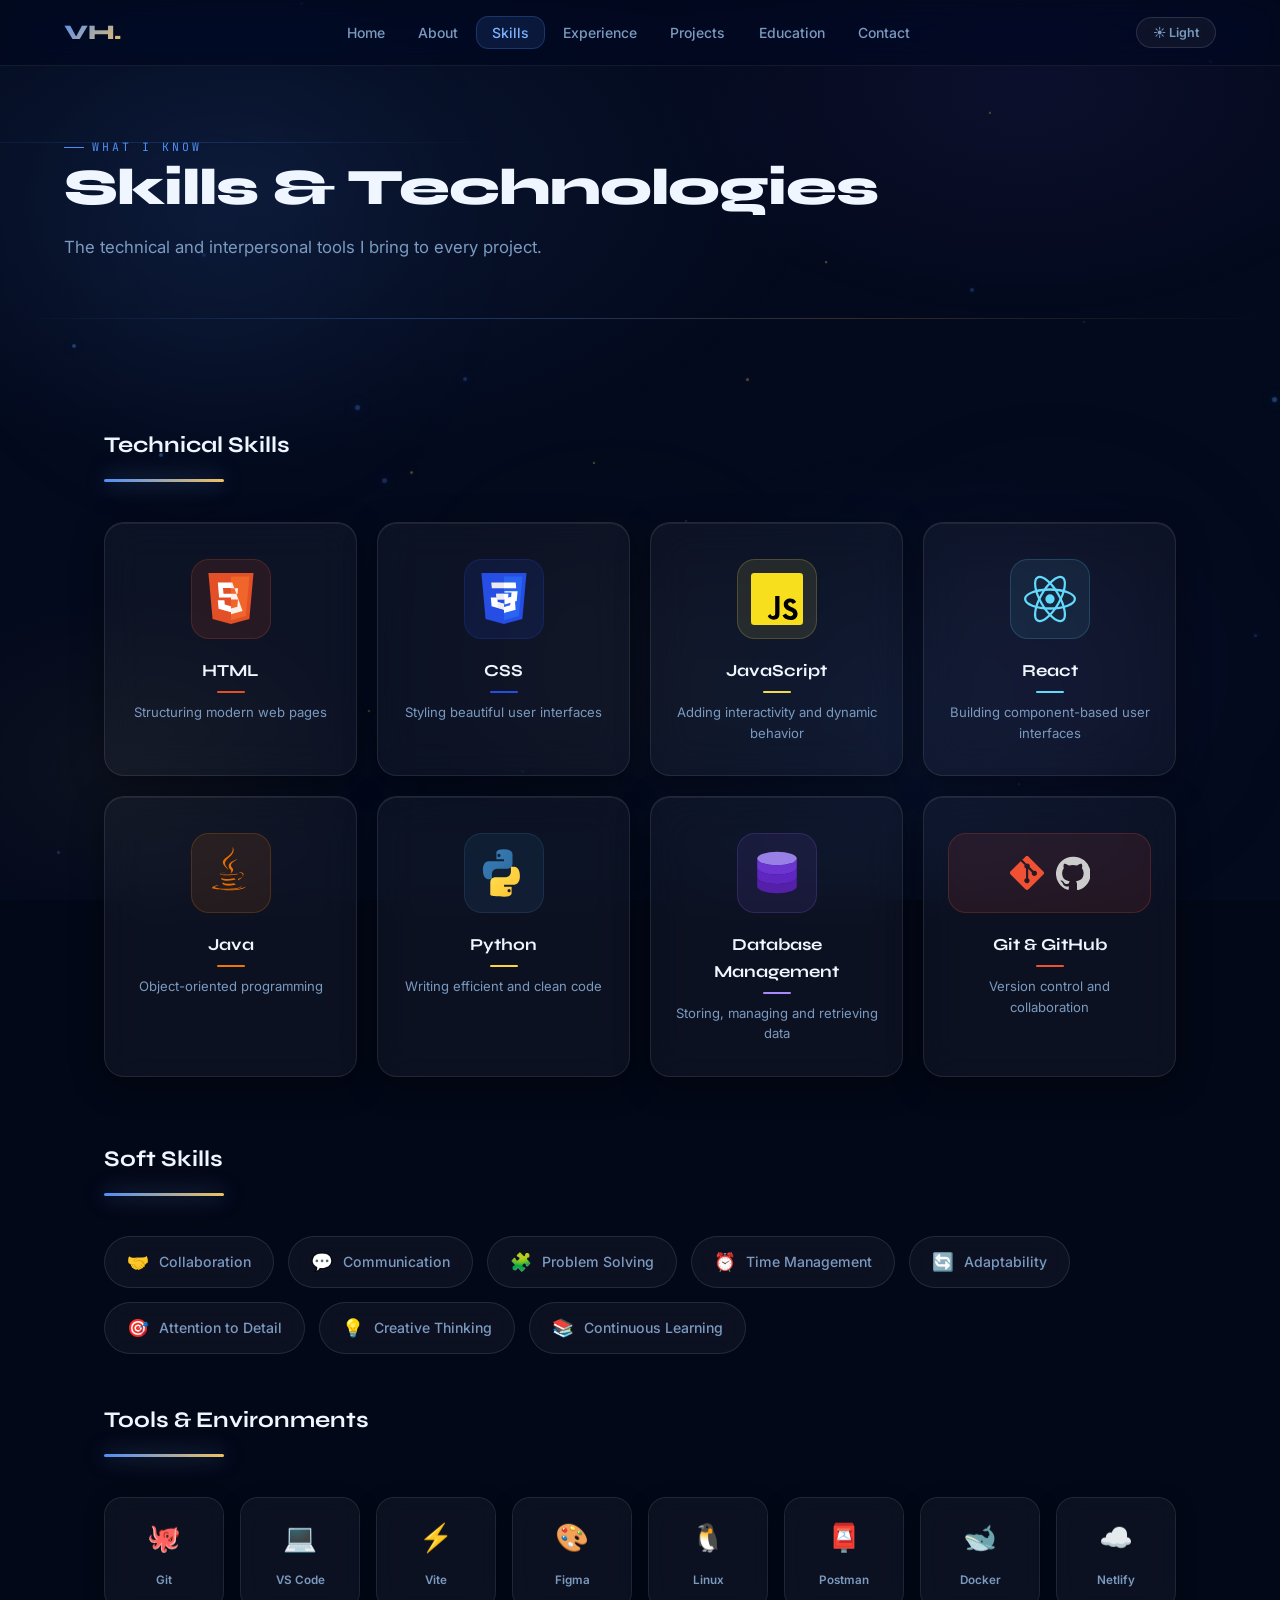
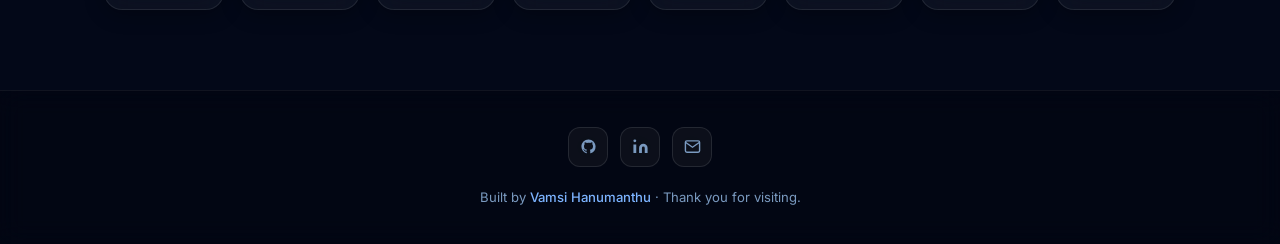
<file: skills.html>
<!DOCTYPE html>
<html lang="en" data-theme="dark">
<head>
  <meta charset="UTF-8"/><meta name="viewport" content="width=device-width,initial-scale=1.0"/>
  <!-- ── Primary Meta Tags ── -->
  <meta name="title"       content="Skills — Vamsi Hanumanthu" />
  <meta name="description" content="Technical skills of Vamsi Hanumanthu including HTML, CSS, JavaScript, React, Java, Python, Database Management, and Git & GitHub." />
  <meta name="keywords"    content="Skills, HTML, CSS, JavaScript, React, Java, Python, Database, Git, GitHub, Front-End Skills" />
  <meta name="author"      content="Vamsi Hanumanthu" />
  <meta name="robots"      content="index, follow" />
  <meta name="language"    content="English" />
  <meta name="revisit-after" content="30 days" />
  <meta name="theme-color" content="#0A1628" />
  <link rel="canonical"    href="https://vamsihanumanthu.dev/skills.html" />

  <!-- ── Open Graph / Facebook ── -->
  <meta property="og:type"        content="website" />
  <meta property="og:url"         content="https://vamsihanumanthu.dev/skills.html" />
  <meta property="og:title"       content="Skills — Vamsi Hanumanthu" />
  <meta property="og:description" content="Technical skills of Vamsi Hanumanthu including HTML, CSS, JavaScript, React, Java, Python, Database Management, and Git & GitHub." />
  <meta property="og:image"       content="https://vamsihanumanthu.dev/og-image.png" />
  <meta property="og:image:width" content="1200" />
  <meta property="og:image:height" content="630" />
  <meta property="og:site_name"   content="Vamsi Hanumanthu Portfolio" />
  <meta property="og:locale"      content="en_IN" />

  <!-- ── Twitter Card ── -->
  <meta name="twitter:card"        content="summary_large_image" />
  <meta name="twitter:site"        content="@vamsihanumanthu" />
  <meta name="twitter:creator"     content="@vamsihanumanthu" />
  <meta name="twitter:url"         content="https://vamsihanumanthu.dev/skills.html" />
  <meta name="twitter:title"       content="Skills — Vamsi Hanumanthu" />
  <meta name="twitter:description" content="Technical skills of Vamsi Hanumanthu including HTML, CSS, JavaScript, React, Java, Python, Database Management, and Git & GitHub." />
  <meta name="twitter:image"       content="https://vamsihanumanthu.dev/og-image.png" />

  <!-- ── Schema.org JSON-LD ── -->
  <script type="application/ld+json">
  {
    "@context": "https://schema.org",
    "@type": "Person",
    "name": "Vamsi Hanumanthu",
    "url": "https://vamsihanumanthu.dev/",
    "jobTitle": "Software Developer & Front-End Developer",
    "description": "Motivated IT student passionate about building user-friendly web applications.",
    "alumniOf": {
      "@type": "CollegeOrUniversity",
      "name": "J.B. Institute of Engineering & Technology",
      "address": { "@type": "PostalAddress", "addressLocality": "Hyderabad", "addressCountry": "IN" }
    },
    "worksFor": {
      "@type": "Organization",
      "name": "Truezenix Technologies"
    },
    "sameAs": [
      "https://linkedin.com/in/vamsihanumanthu",
      "https://github.com/vamsihanumanthu"
    ],
    "knowsAbout": ["HTML","CSS","JavaScript","React","Java","Python","Database Management","Git"]
  }
  </script>
  <title>Skills — Vamsi Hanumanthu</title>
  <link rel="stylesheet" href="style.css"/>
  <style>

    /* ═══════════════════════════════════════════
       TECHNICAL SKILL CARDS  (matches screenshot)
       ═══════════════════════════════════════════ */
    .tech-grid {
      display: grid;
      grid-template-columns: repeat(4, 1fr);
      gap: 1.25rem;
      margin-bottom: 4rem;
    }

    .skill-card {
      position: relative;
      background: rgba(255,255,255,0.04);
      backdrop-filter: blur(20px);
      -webkit-backdrop-filter: blur(20px);
      border: 1px solid rgba(255,255,255,0.09);
      border-radius: 20px;
      padding: 2.25rem 1.5rem 2rem;
      text-align: center;
      cursor: default;
      overflow: hidden;
      transition: all 0.4s cubic-bezier(0.34,1.56,0.64,1);
      box-shadow: 0 8px 32px rgba(0,0,0,0.4), inset 0 1px 0 rgba(255,255,255,0.07);
    }

    /* Glow spot that follows the card's accent colour */
    .skill-card::before {
      content: '';
      position: absolute;
      inset: 0;
      border-radius: 20px;
      background: radial-gradient(ellipse 80% 60% at 50% 0%,
        var(--card-glow, rgba(79,142,247,0.18)) 0%, transparent 70%);
      opacity: 0;
      transition: opacity 0.4s ease;
      pointer-events: none;
    }

    /* Shimmer sweep */
    .skill-card::after {
      content: '';
      position: absolute;
      top: 0; left: -100%; width: 55%; height: 100%;
      background: linear-gradient(90deg, transparent, rgba(255,255,255,0.06), transparent);
      transition: left 0.65s ease;
      pointer-events: none;
    }

    .skill-card:hover::before  { opacity: 1; }
    .skill-card:hover::after   { left: 140%; }
    .skill-card:hover {
      transform: translateY(-10px) scale(1.04);
      border-color: var(--card-border, rgba(79,142,247,0.45));
      box-shadow:
        0 24px 60px rgba(0,0,0,0.55),
        0 0 40px var(--card-glow, rgba(79,142,247,0.18)),
        inset 0 1px 0 rgba(255,255,255,0.12);
    }

    /* Icon wrapper */
    .sk-icon-wrap {
      width: 80px; height: 80px;
      border-radius: 18px;
      display: flex; align-items: center; justify-content: center;
      margin: 0 auto 1.2rem;
      transition: transform 0.4s cubic-bezier(0.34,1.56,0.64,1);
      position: relative; z-index: 1;
    }
    .skill-card:hover .sk-icon-wrap {
      transform: scale(1.12) rotate(-4deg);
    }
    .sk-icon-wrap svg,
    .sk-icon-wrap img { width: 52px; height: 52px; }

    /* Text */
    .sk-name {
      font-family: 'Syne', sans-serif;
      font-weight: 700; font-size: 1.05rem;
      color: var(--white);
      margin-bottom: 0.35rem;
      position: relative; z-index: 1;
    }
    .sk-divider {
      width: 28px; height: 2px; border-radius: 2px;
      background: var(--card-accent, var(--accent));
      margin: 0 auto 0.6rem;
      transition: width 0.4s ease;
    }
    .skill-card:hover .sk-divider { width: 48px; }
    .sk-desc {
      font-size: 0.82rem; color: var(--muted);
      line-height: 1.55;
      position: relative; z-index: 1;
    }

    /* ─── Per-card colour themes ─── */
    /* HTML */
    .sk-html { --card-glow: rgba(227,79,38,0.2); --card-border: rgba(227,79,38,0.45); --card-accent: #E34F26; }
    .sk-html .sk-icon-wrap { background: rgba(227,79,38,0.12); border: 1px solid rgba(227,79,38,0.2); }

    /* CSS */
    .sk-css { --card-glow: rgba(38,77,228,0.22); --card-border: rgba(38,77,228,0.45); --card-accent: #264DE4; }
    .sk-css .sk-icon-wrap { background: rgba(38,77,228,0.12); border: 1px solid rgba(38,77,228,0.2); }

    /* JS */
    .sk-js { --card-glow: rgba(240,219,79,0.2); --card-border: rgba(240,219,79,0.4); --card-accent: #F0DB4F; }
    .sk-js .sk-icon-wrap { background: rgba(240,219,79,0.1); border: 1px solid rgba(240,219,79,0.2); }

    /* React */
    .sk-react { --card-glow: rgba(97,218,251,0.18); --card-border: rgba(97,218,251,0.4); --card-accent: #61DAFB; }
    .sk-react .sk-icon-wrap { background: rgba(97,218,251,0.08); border: 1px solid rgba(97,218,251,0.18); }

    /* Java */
    .sk-java { --card-glow: rgba(240,52,52,0.18); --card-border: rgba(240,52,52,0.4); --card-accent: #f07800; }
    .sk-java .sk-icon-wrap { background: rgba(240,120,0,0.1); border: 1px solid rgba(240,120,0,0.2); }

    /* Python */
    .sk-python { --card-glow: rgba(55,118,171,0.2); --card-border: rgba(55,118,171,0.45); --card-accent: #FFD43B; }
    .sk-python .sk-icon-wrap { background: rgba(55,118,171,0.12); border: 1px solid rgba(55,118,171,0.2); }

    /* DB */
    .sk-db { --card-glow: rgba(139,92,246,0.2); --card-border: rgba(139,92,246,0.45); --card-accent: #A78BFA; }
    .sk-db .sk-icon-wrap { background: rgba(139,92,246,0.1); border: 1px solid rgba(139,92,246,0.2); }

    /* Git */
    .sk-git { --card-glow: rgba(240,80,50,0.2); --card-border: rgba(240,80,50,0.4); --card-accent: #F05133; }
    .sk-git .sk-icon-wrap { background: rgba(240,80,50,0.1); border: 1px solid rgba(240,80,50,0.2); }

    /* ═══════════════════════════════════════════
       SOFT SKILLS — pill tags row
       ═══════════════════════════════════════════ */
    .soft-section-title {
      font-family: 'Syne', sans-serif; font-weight: 700;
      font-size: 1.4rem; margin-bottom: 0.5rem;
    }
    .soft-pills {
      display: flex; flex-wrap: wrap; gap: 0.85rem;
      margin-top: 0.5rem;
    }
    .soft-pill {
      display: flex; align-items: center; gap: 0.6rem;
      background: rgba(255,255,255,0.04);
      backdrop-filter: blur(16px);
      border: 1px solid rgba(255,255,255,0.1);
      border-radius: 50px;
      padding: 0.7rem 1.4rem;
      font-size: 0.88rem; font-weight: 500; color: var(--muted);
      transition: all 0.35s cubic-bezier(0.34,1.56,0.64,1);
      cursor: default;
    }
    .soft-pill .sp-icon { font-size: 1.1rem; transition: transform 0.4s cubic-bezier(0.34,1.56,0.64,1); }
    .soft-pill:hover {
      border-color: rgba(79,142,247,0.45);
      color: var(--accent2);
      background: rgba(79,142,247,0.09);
      transform: translateY(-4px) scale(1.04);
      box-shadow: 0 8px 24px rgba(79,142,247,0.2);
    }
    .soft-pill:hover .sp-icon { transform: scale(1.3) rotate(-8deg); }

    /* ═══════════════════════════════════════════
       TOOLS strip — unchanged
       ═══════════════════════════════════════════ */
    .tools-strip {
      display: grid;
      grid-template-columns: repeat(auto-fill, minmax(110px,1fr));
      gap: 1rem; margin-top: 0.5rem;
    }
    .tool-pill {
      background: rgba(255,255,255,0.04); backdrop-filter: blur(16px);
      border: 1px solid rgba(255,255,255,0.09); border-radius: var(--radius);
      padding: 1.1rem; text-align: center;
      box-shadow: 0 4px 20px rgba(0,0,0,0.3);
      transition: all 0.4s cubic-bezier(0.34,1.56,0.64,1); cursor: default;
    }
    .tool-pill:hover {
      transform: translateY(-7px) scale(1.07);
      border-color: rgba(79,142,247,0.45);
      box-shadow: 0 16px 40px rgba(79,142,247,0.2);
    }
    .tool-pill:hover .tp-icon { transform: scale(1.2) rotate(-10deg); }
    .tp-icon { font-size: 1.7rem; margin-bottom: 0.4rem; display: block; transition: transform 0.4s cubic-bezier(0.34,1.56,0.64,1); }
    .tp-name { font-size: 0.73rem; font-weight: 600; color: var(--muted); }

    /* Responsive */
    @media (max-width: 900px) { .tech-grid { grid-template-columns: repeat(3,1fr); } }
    @media (max-width: 640px) { .tech-grid { grid-template-columns: repeat(2,1fr); } }
    @media (max-width: 380px) { .tech-grid { grid-template-columns: 1fr 1fr; gap: 0.75rem; } }
  </style>
</head>
<body>
<div class="orb orb-1"></div><div class="orb orb-2"></div><div class="orb orb-3"></div>

<nav>
  <a href="index.html" class="nav-logo">VH.</a>
  <ul class="nav-links" id="nav-links">
    <li><a href="index.html">Home</a></li>
    <li><a href="about.html">About</a></li>
    <li><a href="skills.html" class="active">Skills</a></li>
    <li><a href="experience.html">Experience</a></li>
    <li><a href="projects.html">Projects</a></li>
    <li><a href="education.html">Education</a></li>
    <li><a href="contact.html">Contact</a></li>
  </ul>
  <div class="nav-right">
    <button class="theme-btn" id="theme-toggle">☀ Light</button>
    <div class="hamburger" id="hamburger"><span></span><span></span><span></span></div>
  </div>
</nav>

<div class="page">
  <div class="page-banner">
    <div class="page-banner-inner">
      <div class="page-label reveal">What I Know</div>
      <h1 class="page-title reveal d1">Skills & Technologies</h1>
      <p class="page-subtitle reveal d2">The technical and interpersonal tools I bring to every project.</p>
    </div>
  </div>

  <div class="page-content">

    <!-- ── Technical Skills Grid ── -->
    <h2 class="soft-section-title reveal">Technical Skills</h2>
    <div class="section-divider reveal"></div>

    <div class="tech-grid">

      <!-- HTML -->
      <div class="skill-card sk-html reveal">
        <div class="sk-icon-wrap">
          <svg viewBox="0 0 452 520" xmlns="http://www.w3.org/2000/svg">
            <path d="M41.5 460L0 0h451l-41.5 460-184.2 51z" fill="#E34F26"/>
            <path d="M226 472l149-41.5 35.4-396H226z" fill="#EF652A"/>
            <path d="M226 208h-75l-5-58h80V94H94l13 150h119zm0 124l-1.4.4-60.7-16.4-3.9-44H94l7.7 86 124.3 34.5z" fill="#fff"/>
            <path d="M226 208v56h70l-6.6 74-63.4 17v58l116.2-32.2L239 94h-13v58h70.4l-5 56z" fill="#fff" opacity=".9"/>
          </svg>
        </div>
        <div class="sk-name">HTML</div>
        <div class="sk-divider"></div>
        <div class="sk-desc">Structuring modern web pages</div>
      </div>

      <!-- CSS -->
      <div class="skill-card sk-css reveal d1">
        <div class="sk-icon-wrap">
          <svg viewBox="0 0 452 520" xmlns="http://www.w3.org/2000/svg">
            <path d="M41.5 460L0 0h451l-41.5 460-184.2 51z" fill="#264DE4"/>
            <path d="M226 472l149-41.5 35.4-396H226z" fill="#2965F1"/>
            <path d="M226 307l-63-17-4-46H94l8 89 124 34v-60zm5-113h70l-3 44-67 18v59l122-34 9-99H231z" fill="#fff"/>
            <path d="M226 208h-80l5 57h75zm0-114H99l5 58h122z" fill="#ebebeb"/>
            <path d="M226 265v-57h-75l5 57zm0 103v-61l-1 .3-63-17v58z" fill="#ebebeb" opacity=".8"/>
            <path d="M226 208v57h68l-6 57-62 17v61l116-32-7-102h-69l4-58z" fill="#fff"/>
            <path d="M226 94v58h122l-5-58z" fill="#fff"/>
          </svg>
        </div>
        <div class="sk-name">CSS</div>
        <div class="sk-divider"></div>
        <div class="sk-desc">Styling beautiful user interfaces</div>
      </div>

      <!-- JavaScript -->
      <div class="skill-card sk-js reveal d2">
        <div class="sk-icon-wrap">
          <svg viewBox="0 0 630 630" xmlns="http://www.w3.org/2000/svg">
            <rect width="630" height="630" fill="#F7DF1E" rx="40"/>
            <path d="M423 492c11 18 26 31 52 31 22 0 36-11 36-26 0-18-14-24-38-34l-13-6c-38-16-63-36-63-79 0-39 30-69 77-69 33 0 57 12 74 42l-41 26c-9-16-18-22-33-22-15 0-25 10-25 22 0 15 10 22 32 31l13 6c44 19 70 38 70 82 0 47-37 73-87 73-49 0-80-23-96-54zm-189 4c8 14 15 26 32 26 16 0 27-6 27-30V280h52v214c0 49-29 72-71 72-38 0-60-20-71-44z"/>
          </svg>
        </div>
        <div class="sk-name">JavaScript</div>
        <div class="sk-divider"></div>
        <div class="sk-desc">Adding interactivity and dynamic behavior</div>
      </div>

      <!-- React -->
      <div class="skill-card sk-react reveal d3">
        <div class="sk-icon-wrap">
          <svg viewBox="-11.5 -10.23 23 20.46" xmlns="http://www.w3.org/2000/svg">
            <circle r="2.05" fill="#61DAFB"/>
            <g stroke="#61DAFB" stroke-width="1" fill="none">
              <ellipse rx="11" ry="4.2"/>
              <ellipse rx="11" ry="4.2" transform="rotate(60)"/>
              <ellipse rx="11" ry="4.2" transform="rotate(120)"/>
            </g>
          </svg>
        </div>
        <div class="sk-name">React</div>
        <div class="sk-divider"></div>
        <div class="sk-desc">Building component-based user interfaces</div>
      </div>

      <!-- Java -->
      <div class="skill-card sk-java reveal">
        <div class="sk-icon-wrap">
          <svg viewBox="0 0 100 100" xmlns="http://www.w3.org/2000/svg">
            <path d="M37 68s-3 1.7 2 2.3c6.3.7 9.5.6 16.4-.7 0 0 1.8 1.1 4.3 2.1-15.3 6.5-34.6-.4-22.7-3.7z" fill="#E76F00"/>
            <path d="M34.5 58s-3.3 2.5 1.7 3c6.4.7 11.4.7 20.1-.9 0 0 1.3 1.3 3.2 2C42.8 68 23.5 63 34.5 58z" fill="#E76F00"/>
            <path d="M49 43.5c3.6 4.2-1 8-1 8s9.2-4.7 5-10.6c-3.9-5.5-6.9-8.2 9.3-17.5 0 0-25.5 6.4-13.3 20.1z" fill="#E76F00"/>
            <path d="M68.5 74.4s2.3 1.9-2.5 3.4c-9.2 2.8-38.3 3.6-46.3.1-2.9-1.3 2.5-3 4.2-3.4 1.8-.4 2.8-.3 2.8-.3-3.2-2.3-20.8 4.4-9 6.3 32.4 5.2 59.1-2.4 50.8-6.1z" fill="#E76F00"/>
            <path d="M38.5 48s-14.6 3.5-5.2 4.7c4 .5 11.9.4 19.3-.2 6-.5 12.1-1.6 12.1-1.6s-2.1.9-3.6 2C46 56 22.6 54 30.2 51c3-1.1 8.3-3 8.3-3z" fill="#E76F00"/>
            <path d="M63.5 64c15.3-8 8.2-15.6 3.3-14.6-.9.3-1.4.5-1.4.5s.4-.6 1-.8c7.9-2.8 13.9 8.2-3.1 12.5.1 0 .1-.1.2-.2-.1.1 0 .6 0 .6z" fill="#E76F00"/>
            <path d="M53 0s8.4 8.4-8 21.3c-13.1 10.3-3 16.2 0 22.9-7.6-6.9-13.2-12.9-9.5-18.6C41 17.6 56.1 13.7 53 0z" fill="#E76F00"/>
            <path d="M40.5 83c14.7.9 37.3-.5 37.8-7.4 0 0-1 2.6-12.2 4.7-12.6 2.3-28.2 2-37.5.6 0 0 1.9 1.6 11.9 2.1z" fill="#E76F00"/>
          </svg>
        </div>
        <div class="sk-name">Java</div>
        <div class="sk-divider"></div>
        <div class="sk-desc">Object-oriented programming</div>
      </div>

      <!-- Python -->
      <div class="skill-card sk-python reveal d1">
        <div class="sk-icon-wrap">
          <svg viewBox="0 0 110 110" xmlns="http://www.w3.org/2000/svg">
            <defs>
              <linearGradient id="pyBlue" x1="0%" y1="0%" x2="100%" y2="100%">
                <stop offset="0%" stop-color="#387EB8"/><stop offset="100%" stop-color="#2E6B9E"/>
              </linearGradient>
              <linearGradient id="pyYellow" x1="0%" y1="0%" x2="100%" y2="100%">
                <stop offset="0%" stop-color="#FFE052"/><stop offset="100%" stop-color="#FFC331"/>
              </linearGradient>
            </defs>
            <path d="M54.4 5C38 5 39 12.3 39 12.3V26h16v4H24s-13.7-1.6-13.7 18.4 12 19.6 12 19.6h7.1V58s-.4-12 11.8-12h20.4s11.4.2 11.4-11V16.1S74.5 5 54.4 5zm-10 9.5a3.3 3.3 0 110 6.6 3.3 3.3 0 010-6.6z" fill="url(#pyBlue)"/>
            <path d="M55.7 105.1c16.4 0 15.4-7.3 15.4-7.3V84h-16v-4H75s13.7 1.6 13.7-18.4-12-19.6-12-19.6H69.6V52s.4 12-11.8 12H37.4S26 63.8 26 75v26.1s-1.6 4 29.7 4zm10-9.5a3.3 3.3 0 110-6.6 3.3 3.3 0 010 6.6z" fill="url(#pyYellow)"/>
          </svg>
        </div>
        <div class="sk-name">Python</div>
        <div class="sk-divider"></div>
        <div class="sk-desc">Writing efficient and clean code</div>
      </div>

      <!-- Database Management -->
      <div class="skill-card sk-db reveal d2">
        <div class="sk-icon-wrap">
          <svg viewBox="0 0 100 100" xmlns="http://www.w3.org/2000/svg">
            <ellipse cx="50" cy="22" rx="38" ry="13" fill="#A78BFA" opacity=".9"/>
            <path d="M12 22v18c0 7 17 13 38 13s38-6 38-13V22c0 7-17 13-38 13S12 29 12 22z" fill="#7C3AED" opacity=".85"/>
            <path d="M12 40v18c0 7 17 13 38 13s38-6 38-13V40c0 7-17 13-38 13S12 47 12 40z" fill="#6D28D9" opacity=".85"/>
            <path d="M12 58v18c0 7 17 13 38 13s38-6 38-13V58c0 7-17 13-38 13S12 65 12 58z" fill="#5B21B6" opacity=".9"/>
          </svg>
        </div>
        <div class="sk-name">Database Management</div>
        <div class="sk-divider"></div>
        <div class="sk-desc">Storing, managing and retrieving data</div>
      </div>

      <!-- Git & GitHub -->
      <div class="skill-card sk-git reveal d3">
        <div class="sk-icon-wrap sk-icon-combo">
          <!-- Git logo -->
          <svg viewBox="0 0 92 92" xmlns="http://www.w3.org/2000/svg" class="combo-icon">
            <path d="M90.2 41.7L50.3 1.8a6 6 0 00-8.5 0L33.5 10l10.7 10.7a7.1 7.1 0 019 9.1l10.3 10.3a7.1 7.1 0 11-4.3 4.3L49.2 34.4v26a7.1 7.1 0 11-5.8-.5V33.9a7.1 7.1 0 01-3.8-9.4L29 14.2 1.8 41.4a6 6 0 000 8.5l39.9 39.9a6 6 0 008.5 0L90.2 50.2a6 6 0 000-8.5z" fill="#F05133"/>
          </svg>
          <!-- GitHub mark -->
          <svg viewBox="0 0 98 96" xmlns="http://www.w3.org/2000/svg" class="combo-icon">
            <path d="M49 1a49 49 0 00-15.5 95.5c2.5.5 3.4-1 3.4-2.3v-8c-13.7 3-16.6-6.6-16.6-6.6-2.2-5.7-5.5-7.2-5.5-7.2-4.5-3 .3-3 .3-3 5 .3 7.5 5 7.5 5 4.4 7.5 11.5 5.3 14.3 4 .4-3.2 1.7-5.3 3.1-6.5-10.9-1.2-22.4-5.5-22.4-24.3a19 19 0 015-13.2c-.5-1.3-2.2-6.3.5-13 0 0 4.1-1.3 13.4 5a46 46 0 0124.4 0c9.3-6.3 13.3-5 13.3-5 2.8 6.8 1 11.8.5 13a19 19 0 015 13.2c0 18.9-11.5 23-22.5 24.2 1.8 1.5 3.3 4.6 3.3 9.3v13.8c0 1.3.9 2.8 3.4 2.3A49 49 0 0049 1z" fill="#ccc"/>
          </svg>
        </div>
        <div class="sk-name">Git &amp; GitHub</div>
        <div class="sk-divider"></div>
        <div class="sk-desc">Version control and collaboration</div>
      </div>

    </div><!-- /tech-grid -->


    <!-- ── Soft Skills ── -->
    <h2 class="soft-section-title reveal">Soft Skills</h2>
    <div class="section-divider reveal"></div>
    <div class="soft-pills">
      <div class="soft-pill reveal">    <span class="sp-icon">🤝</span> Collaboration</div>
      <div class="soft-pill reveal d1"> <span class="sp-icon">💬</span> Communication</div>
      <div class="soft-pill reveal d2"> <span class="sp-icon">🧩</span> Problem Solving</div>
      <div class="soft-pill reveal d3"> <span class="sp-icon">⏰</span> Time Management</div>
      <div class="soft-pill reveal d4"> <span class="sp-icon">🔄</span> Adaptability</div>
      <div class="soft-pill reveal">    <span class="sp-icon">🎯</span> Attention to Detail</div>
      <div class="soft-pill reveal d1"> <span class="sp-icon">💡</span> Creative Thinking</div>
      <div class="soft-pill reveal d2"> <span class="sp-icon">📚</span> Continuous Learning</div>
    </div>


    <!-- ── Tools ── -->
    <h2 class="soft-section-title reveal">Tools &amp; Environments</h2>
    <div class="section-divider reveal"></div>
    <div class="tools-strip">
      <div class="tool-pill reveal">   <span class="tp-icon">🐙</span><span class="tp-name">Git</span></div>
      <div class="tool-pill reveal d1"><span class="tp-icon">💻</span><span class="tp-name">VS Code</span></div>
      <div class="tool-pill reveal d2"><span class="tp-icon">⚡</span><span class="tp-name">Vite</span></div>
      <div class="tool-pill reveal d3"><span class="tp-icon">🎨</span><span class="tp-name">Figma</span></div>
      <div class="tool-pill reveal d4"><span class="tp-icon">🐧</span><span class="tp-name">Linux</span></div>
      <div class="tool-pill reveal">   <span class="tp-icon">📮</span><span class="tp-name">Postman</span></div>
      <div class="tool-pill reveal d1"><span class="tp-icon">🐋</span><span class="tp-name">Docker</span></div>
      <div class="tool-pill reveal d2"><span class="tp-icon">☁️</span><span class="tp-name">Netlify</span></div>
    </div>

  </div><!-- /page-content -->
</div><!-- /page -->

<footer>
  <div class="footer-socials">
    <a href="https://github.com/vamsihanumanthu" target="_blank" class="social-icon">
      <svg viewBox="0 0 24 24" fill="currentColor"><path d="M12 2C6.477 2 2 6.484 2 12.017c0 4.425 2.865 8.18 6.839 9.504.5.092.682-.217.682-.483 0-.237-.008-.868-.013-1.703-2.782.605-3.369-1.343-3.369-1.343-.454-1.158-1.11-1.466-1.11-1.466-.908-.62.069-.608.069-.608 1.003.07 1.531 1.032 1.531 1.032.892 1.53 2.341 1.088 2.91.832.092-.647.35-1.088.636-1.338-2.22-.253-4.555-1.113-4.555-4.951 0-1.093.39-1.988 1.029-2.688-.103-.253-.446-1.272.098-2.65 0 0 .84-.27 2.75 1.026A9.564 9.564 0 0112 6.844c.85.004 1.705.115 2.504.337 1.909-1.296 2.747-1.027 2.747-1.027.546 1.379.202 2.398.1 2.651.64.7 1.028 1.595 1.028 2.688 0 3.848-2.339 4.695-4.566 4.943.359.309.678.92.678 1.855 0 1.338-.012 2.419-.012 2.747 0 .268.18.58.688.482A10.019 10.019 0 0022 12.017C22 6.484 17.522 2 12 2z"/></svg>
    </a>
    <a href="https://linkedin.com/in/vamsihanumanthu" target="_blank" class="social-icon">
      <svg viewBox="0 0 24 24" fill="currentColor"><path d="M16 8a6 6 0 016 6v7h-4v-7a2 2 0 00-2-2 2 2 0 00-2 2v7h-4v-7a6 6 0 016-6zM2 9h4v12H2z"/><circle cx="4" cy="4" r="2"/></svg>
    </a>
    <a href="mailto:vamsi@example.com" class="social-icon">
      <svg viewBox="0 0 24 24" fill="none" stroke="currentColor" stroke-width="2"><path d="M4 4h16c1.1 0 2 .9 2 2v12c0 1.1-.9 2-2 2H4c-1.1 0-2-.9-2-2V6c0-1.1.9-2 2-2z"/><polyline points="22,6 12,13 2,6"/></svg>
    </a>
  </div>
  <p class="footer-text">Built by <span class="footer-name">Vamsi Hanumanthu</span> · Thank you for visiting.</p>
</footer>

<button id="back-to-top" onclick="window.scrollTo({top:0,behavior:'smooth'})">
  <svg viewBox="0 0 24 24" fill="none" stroke="currentColor" stroke-width="2.5" width="18" height="18"><polyline points="18 15 12 9 6 15"/></svg>
</button>

<script>
  const _h=document.documentElement, _s=localStorage.getItem('vh-theme')||'dark';
  _h.setAttribute('data-theme',_s);
  const _tb=document.getElementById('theme-toggle');
  _tb.textContent=_s==='dark'?'☀ Light':'🌙 Dark';
  _tb.addEventListener('click',()=>{
    const n=_h.getAttribute('data-theme')==='dark'?'light':'dark';
    _h.setAttribute('data-theme',n);
    localStorage.setItem('vh-theme',n);
    _tb.textContent=n==='dark'?'☀ Light':'🌙 Dark';
  });
  document.getElementById('hamburger').addEventListener('click',()=>
    document.getElementById('nav-links').classList.toggle('open'));
  const _btt=document.getElementById('back-to-top');
  window.addEventListener('scroll',()=>_btt.classList.toggle('visible',window.scrollY>300));
  const ro=new IntersectionObserver(
    e=>e.forEach(x=>x.isIntersecting&&x.target.classList.add('visible')),{threshold:0.1});
  document.querySelectorAll('.reveal').forEach(el=>ro.observe(el));
</script>
<script src="parallax.js"></script>
</body>
</html>
</file>
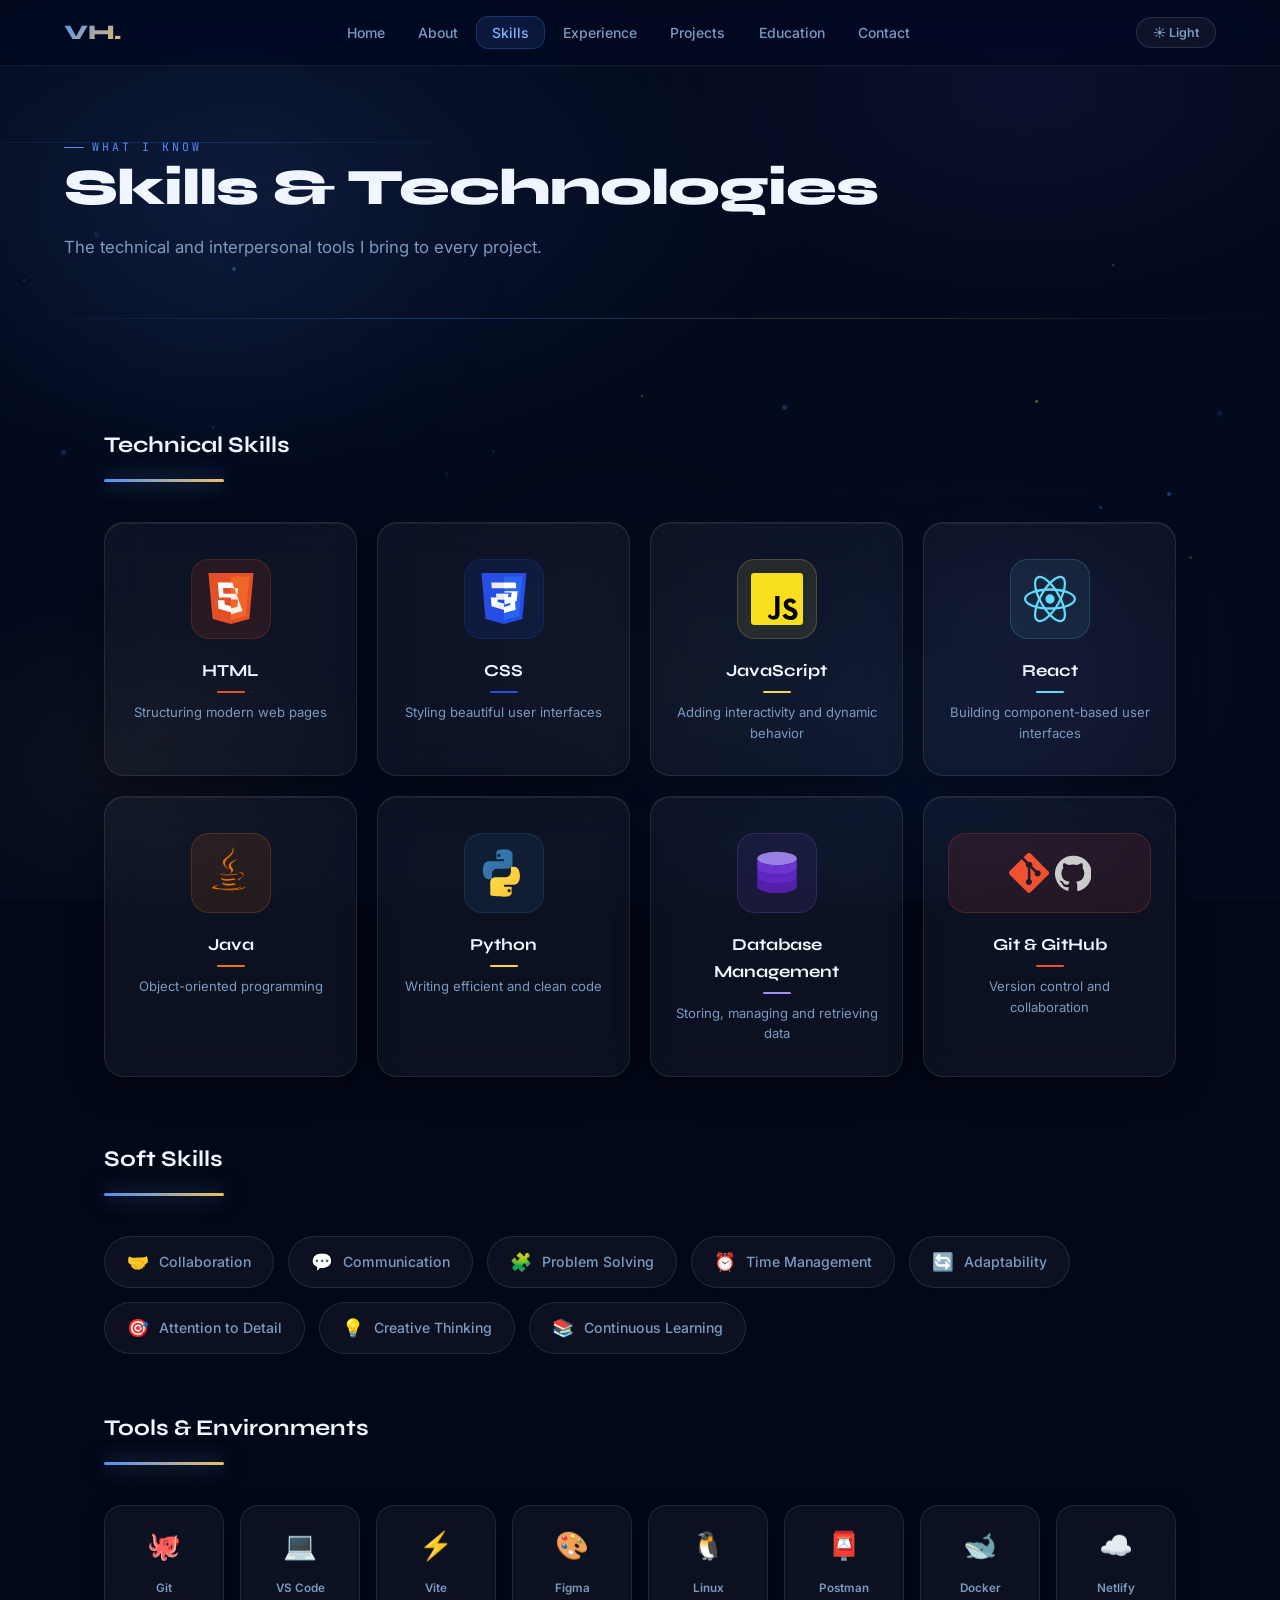
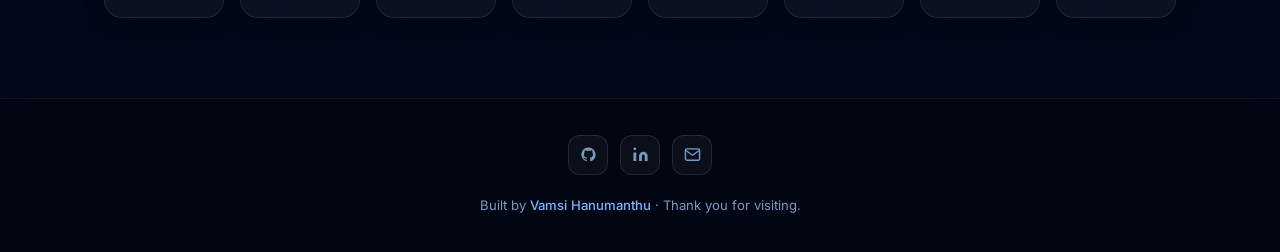
<file: Skills.html>
<!DOCTYPE html>
<html lang="en" data-theme="dark">
<head>
  <meta charset="UTF-8"/><meta name="viewport" content="width=device-width,initial-scale=1.0"/>
  <!-- ── Primary Meta Tags ── -->
  <meta name="title"       content="Skills — Vamsi Hanumanthu" />
  <meta name="description" content="Technical skills of Vamsi Hanumanthu including HTML, CSS, JavaScript, React, Java, Python, Database Management, and Git & GitHub." />
  <meta name="keywords"    content="Skills, HTML, CSS, JavaScript, React, Java, Python, Database, Git, GitHub, Front-End Skills" />
  <meta name="author"      content="Vamsi Hanumanthu" />
  <meta name="robots"      content="index, follow" />
  <meta name="language"    content="English" />
  <meta name="revisit-after" content="30 days" />
  <meta name="theme-color" content="#0A1628" />
  <link rel="canonical"    href="https://vamsihanumanthu.dev/skills.html" />

  <!-- ── Open Graph / Facebook ── -->
  <meta property="og:type"        content="website" />
  <meta property="og:url"         content="https://vamsihanumanthu.dev/skills.html" />
  <meta property="og:title"       content="Skills — Vamsi Hanumanthu" />
  <meta property="og:description" content="Technical skills of Vamsi Hanumanthu including HTML, CSS, JavaScript, React, Java, Python, Database Management, and Git & GitHub." />
  <meta property="og:image"       content="https://vamsihanumanthu.dev/og-image.png" />
  <meta property="og:image:width" content="1200" />
  <meta property="og:image:height" content="630" />
  <meta property="og:site_name"   content="Vamsi Hanumanthu Portfolio" />
  <meta property="og:locale"      content="en_IN" />

  <!-- ── Twitter Card ── -->
  <meta name="twitter:card"        content="summary_large_image" />
  <meta name="twitter:site"        content="@vamsihanumanthu" />
  <meta name="twitter:creator"     content="@vamsihanumanthu" />
  <meta name="twitter:url"         content="https://vamsihanumanthu.dev/skills.html" />
  <meta name="twitter:title"       content="Skills — Vamsi Hanumanthu" />
  <meta name="twitter:description" content="Technical skills of Vamsi Hanumanthu including HTML, CSS, JavaScript, React, Java, Python, Database Management, and Git & GitHub." />
  <meta name="twitter:image"       content="https://vamsihanumanthu.dev/og-image.png" />

  <!-- ── Schema.org JSON-LD ── -->
  <script type="application/ld+json">
  {
    "@context": "https://schema.org",
    "@type": "Person",
    "name": "Vamsi Hanumanthu",
    "url": "https://vamsihanumanthu.dev/",
    "jobTitle": "Software Developer & Front-End Developer",
    "description": "Motivated IT student passionate about building user-friendly web applications.",
    "alumniOf": {
      "@type": "CollegeOrUniversity",
      "name": "J.B. Institute of Engineering & Technology",
      "address": { "@type": "PostalAddress", "addressLocality": "Hyderabad", "addressCountry": "IN" }
    },
    "worksFor": {
      "@type": "Organization",
      "name": "Truezenix Technologies"
    },
    "sameAs": [
      "https://linkedin.com/in/vamsihanumanthu",
      "https://github.com/vamsihanumanthu"
    ],
    "knowsAbout": ["HTML","CSS","JavaScript","React","Java","Python","Database Management","Git"]
  }
  </script>
  <title>Skills — Vamsi Hanumanthu</title>
  <link rel="stylesheet" href="style.css"/>
  <style>

    /* ═══════════════════════════════════════════
       TECHNICAL SKILL CARDS  (matches screenshot)
       ═══════════════════════════════════════════ */
    .tech-grid {
      display: grid;
      grid-template-columns: repeat(4, 1fr);
      gap: 1.25rem;
      margin-bottom: 4rem;
    }

    .skill-card {
      position: relative;
      background: rgba(255,255,255,0.04);
      backdrop-filter: blur(20px);
      -webkit-backdrop-filter: blur(20px);
      border: 1px solid rgba(255,255,255,0.09);
      border-radius: 20px;
      padding: 2.25rem 1.5rem 2rem;
      text-align: center;
      cursor: default;
      overflow: hidden;
      transition: all 0.4s cubic-bezier(0.34,1.56,0.64,1);
      box-shadow: 0 8px 32px rgba(0,0,0,0.4), inset 0 1px 0 rgba(255,255,255,0.07);
    }

    /* Glow spot that follows the card's accent colour */
    .skill-card::before {
      content: '';
      position: absolute;
      inset: 0;
      border-radius: 20px;
      background: radial-gradient(ellipse 80% 60% at 50% 0%,
        var(--card-glow, rgba(79,142,247,0.18)) 0%, transparent 70%);
      opacity: 0;
      transition: opacity 0.4s ease;
      pointer-events: none;
    }

    /* Shimmer sweep */
    .skill-card::after {
      content: '';
      position: absolute;
      top: 0; left: -100%; width: 55%; height: 100%;
      background: linear-gradient(90deg, transparent, rgba(255,255,255,0.06), transparent);
      transition: left 0.65s ease;
      pointer-events: none;
    }

    .skill-card:hover::before  { opacity: 1; }
    .skill-card:hover::after   { left: 140%; }
    .skill-card:hover {
      transform: translateY(-10px) scale(1.04);
      border-color: var(--card-border, rgba(79,142,247,0.45));
      box-shadow:
        0 24px 60px rgba(0,0,0,0.55),
        0 0 40px var(--card-glow, rgba(79,142,247,0.18)),
        inset 0 1px 0 rgba(255,255,255,0.12);
    }

    /* Icon wrapper */
    .sk-icon-wrap {
      width: 80px; height: 80px;
      border-radius: 18px;
      display: flex; align-items: center; justify-content: center;
      margin: 0 auto 1.2rem;
      transition: transform 0.4s cubic-bezier(0.34,1.56,0.64,1);
      position: relative; z-index: 1;
    }
    .skill-card:hover .sk-icon-wrap {
      transform: scale(1.12) rotate(-4deg);
    }
    .sk-icon-wrap svg,
    .sk-icon-wrap img { width: 52px; height: 52px; }

    /* Text */
    .sk-name {
      font-family: 'Syne', sans-serif;
      font-weight: 700; font-size: 1.05rem;
      color: var(--white);
      margin-bottom: 0.35rem;
      position: relative; z-index: 1;
    }
    .sk-divider {
      width: 28px; height: 2px; border-radius: 2px;
      background: var(--card-accent, var(--accent));
      margin: 0 auto 0.6rem;
      transition: width 0.4s ease;
    }
    .skill-card:hover .sk-divider { width: 48px; }
    .sk-desc {
      font-size: 0.82rem; color: var(--muted);
      line-height: 1.55;
      position: relative; z-index: 1;
    }

    /* ─── Per-card colour themes ─── */
    /* HTML */
    .sk-html { --card-glow: rgba(227,79,38,0.2); --card-border: rgba(227,79,38,0.45); --card-accent: #E34F26; }
    .sk-html .sk-icon-wrap { background: rgba(227,79,38,0.12); border: 1px solid rgba(227,79,38,0.2); }

    /* CSS */
    .sk-css { --card-glow: rgba(38,77,228,0.22); --card-border: rgba(38,77,228,0.45); --card-accent: #264DE4; }
    .sk-css .sk-icon-wrap { background: rgba(38,77,228,0.12); border: 1px solid rgba(38,77,228,0.2); }

    /* JS */
    .sk-js { --card-glow: rgba(240,219,79,0.2); --card-border: rgba(240,219,79,0.4); --card-accent: #F0DB4F; }
    .sk-js .sk-icon-wrap { background: rgba(240,219,79,0.1); border: 1px solid rgba(240,219,79,0.2); }

    /* React */
    .sk-react { --card-glow: rgba(97,218,251,0.18); --card-border: rgba(97,218,251,0.4); --card-accent: #61DAFB; }
    .sk-react .sk-icon-wrap { background: rgba(97,218,251,0.08); border: 1px solid rgba(97,218,251,0.18); }

    /* Java */
    .sk-java { --card-glow: rgba(240,52,52,0.18); --card-border: rgba(240,52,52,0.4); --card-accent: #f07800; }
    .sk-java .sk-icon-wrap { background: rgba(240,120,0,0.1); border: 1px solid rgba(240,120,0,0.2); }

    /* Python */
    .sk-python { --card-glow: rgba(55,118,171,0.2); --card-border: rgba(55,118,171,0.45); --card-accent: #FFD43B; }
    .sk-python .sk-icon-wrap { background: rgba(55,118,171,0.12); border: 1px solid rgba(55,118,171,0.2); }

    /* DB */
    .sk-db { --card-glow: rgba(139,92,246,0.2); --card-border: rgba(139,92,246,0.45); --card-accent: #A78BFA; }
    .sk-db .sk-icon-wrap { background: rgba(139,92,246,0.1); border: 1px solid rgba(139,92,246,0.2); }

    /* Git */
    .sk-git { --card-glow: rgba(240,80,50,0.2); --card-border: rgba(240,80,50,0.4); --card-accent: #F05133; }
    .sk-git .sk-icon-wrap { background: rgba(240,80,50,0.1); border: 1px solid rgba(240,80,50,0.2); }

    /* ═══════════════════════════════════════════
       SOFT SKILLS — pill tags row
       ═══════════════════════════════════════════ */
    .soft-section-title {
      font-family: 'Syne', sans-serif; font-weight: 700;
      font-size: 1.4rem; margin-bottom: 0.5rem;
    }
    .soft-pills {
      display: flex; flex-wrap: wrap; gap: 0.85rem;
      margin-top: 0.5rem;
    }
    .soft-pill {
      display: flex; align-items: center; gap: 0.6rem;
      background: rgba(255,255,255,0.04);
      backdrop-filter: blur(16px);
      border: 1px solid rgba(255,255,255,0.1);
      border-radius: 50px;
      padding: 0.7rem 1.4rem;
      font-size: 0.88rem; font-weight: 500; color: var(--muted);
      transition: all 0.35s cubic-bezier(0.34,1.56,0.64,1);
      cursor: default;
    }
    .soft-pill .sp-icon { font-size: 1.1rem; transition: transform 0.4s cubic-bezier(0.34,1.56,0.64,1); }
    .soft-pill:hover {
      border-color: rgba(79,142,247,0.45);
      color: var(--accent2);
      background: rgba(79,142,247,0.09);
      transform: translateY(-4px) scale(1.04);
      box-shadow: 0 8px 24px rgba(79,142,247,0.2);
    }
    .soft-pill:hover .sp-icon { transform: scale(1.3) rotate(-8deg); }

    /* ═══════════════════════════════════════════
       TOOLS strip — unchanged
       ═══════════════════════════════════════════ */
    .tools-strip {
      display: grid;
      grid-template-columns: repeat(auto-fill, minmax(110px,1fr));
      gap: 1rem; margin-top: 0.5rem;
    }
    .tool-pill {
      background: rgba(255,255,255,0.04); backdrop-filter: blur(16px);
      border: 1px solid rgba(255,255,255,0.09); border-radius: var(--radius);
      padding: 1.1rem; text-align: center;
      box-shadow: 0 4px 20px rgba(0,0,0,0.3);
      transition: all 0.4s cubic-bezier(0.34,1.56,0.64,1); cursor: default;
    }
    .tool-pill:hover {
      transform: translateY(-7px) scale(1.07);
      border-color: rgba(79,142,247,0.45);
      box-shadow: 0 16px 40px rgba(79,142,247,0.2);
    }
    .tool-pill:hover .tp-icon { transform: scale(1.2) rotate(-10deg); }
    .tp-icon { font-size: 1.7rem; margin-bottom: 0.4rem; display: block; transition: transform 0.4s cubic-bezier(0.34,1.56,0.64,1); }
    .tp-name { font-size: 0.73rem; font-weight: 600; color: var(--muted); }

    /* Responsive */
    @media (max-width: 900px) { .tech-grid { grid-template-columns: repeat(3,1fr); } }
    @media (max-width: 640px) { .tech-grid { grid-template-columns: repeat(2,1fr); } }
    @media (max-width: 380px) { .tech-grid { grid-template-columns: 1fr 1fr; gap: 0.75rem; } }
  </style>
</head>
<body>
<div class="orb orb-1"></div><div class="orb orb-2"></div><div class="orb orb-3"></div>

<nav>
  <a href="index.html" class="nav-logo">VH.</a>
  <ul class="nav-links" id="nav-links">
    <li><a href="index.html">Home</a></li>
    <li><a href="about.html">About</a></li>
    <li><a href="skills.html" class="active">Skills</a></li>
    <li><a href="experience.html">Experience</a></li>
    <li><a href="projects.html">Projects</a></li>
    <li><a href="education.html">Education</a></li>
    <li><a href="contact.html">Contact</a></li>
  </ul>
  <div class="nav-right">
    <button class="theme-btn" id="theme-toggle">☀ Light</button>
    <div class="hamburger" id="hamburger"><span></span><span></span><span></span></div>
  </div>
</nav>

<div class="page">
  <div class="page-banner">
    <div class="page-banner-inner">
      <div class="page-label reveal">What I Know</div>
      <h1 class="page-title reveal d1">Skills & Technologies</h1>
      <p class="page-subtitle reveal d2">The technical and interpersonal tools I bring to every project.</p>
    </div>
  </div>

  <div class="page-content">

    <!-- ── Technical Skills Grid ── -->
    <h2 class="soft-section-title reveal">Technical Skills</h2>
    <div class="section-divider reveal"></div>

    <div class="tech-grid">

      <!-- HTML -->
      <div class="skill-card sk-html reveal">
        <div class="sk-icon-wrap">
          <svg viewBox="0 0 452 520" xmlns="http://www.w3.org/2000/svg">
            <path d="M41.5 460L0 0h451l-41.5 460-184.2 51z" fill="#E34F26"/>
            <path d="M226 472l149-41.5 35.4-396H226z" fill="#EF652A"/>
            <path d="M226 208h-75l-5-58h80V94H94l13 150h119zm0 124l-1.4.4-60.7-16.4-3.9-44H94l7.7 86 124.3 34.5z" fill="#fff"/>
            <path d="M226 208v56h70l-6.6 74-63.4 17v58l116.2-32.2L239 94h-13v58h70.4l-5 56z" fill="#fff" opacity=".9"/>
          </svg>
        </div>
        <div class="sk-name">HTML</div>
        <div class="sk-divider"></div>
        <div class="sk-desc">Structuring modern web pages</div>
      </div>

      <!-- CSS -->
      <div class="skill-card sk-css reveal d1">
        <div class="sk-icon-wrap">
          <svg viewBox="0 0 452 520" xmlns="http://www.w3.org/2000/svg">
            <path d="M41.5 460L0 0h451l-41.5 460-184.2 51z" fill="#264DE4"/>
            <path d="M226 472l149-41.5 35.4-396H226z" fill="#2965F1"/>
            <path d="M226 307l-63-17-4-46H94l8 89 124 34v-60zm5-113h70l-3 44-67 18v59l122-34 9-99H231z" fill="#fff"/>
            <path d="M226 208h-80l5 57h75zm0-114H99l5 58h122z" fill="#ebebeb"/>
            <path d="M226 265v-57h-75l5 57zm0 103v-61l-1 .3-63-17v58z" fill="#ebebeb" opacity=".8"/>
            <path d="M226 208v57h68l-6 57-62 17v61l116-32-7-102h-69l4-58z" fill="#fff"/>
            <path d="M226 94v58h122l-5-58z" fill="#fff"/>
          </svg>
        </div>
        <div class="sk-name">CSS</div>
        <div class="sk-divider"></div>
        <div class="sk-desc">Styling beautiful user interfaces</div>
      </div>

      <!-- JavaScript -->
      <div class="skill-card sk-js reveal d2">
        <div class="sk-icon-wrap">
          <svg viewBox="0 0 630 630" xmlns="http://www.w3.org/2000/svg">
            <rect width="630" height="630" fill="#F7DF1E" rx="40"/>
            <path d="M423 492c11 18 26 31 52 31 22 0 36-11 36-26 0-18-14-24-38-34l-13-6c-38-16-63-36-63-79 0-39 30-69 77-69 33 0 57 12 74 42l-41 26c-9-16-18-22-33-22-15 0-25 10-25 22 0 15 10 22 32 31l13 6c44 19 70 38 70 82 0 47-37 73-87 73-49 0-80-23-96-54zm-189 4c8 14 15 26 32 26 16 0 27-6 27-30V280h52v214c0 49-29 72-71 72-38 0-60-20-71-44z"/>
          </svg>
        </div>
        <div class="sk-name">JavaScript</div>
        <div class="sk-divider"></div>
        <div class="sk-desc">Adding interactivity and dynamic behavior</div>
      </div>

      <!-- React -->
      <div class="skill-card sk-react reveal d3">
        <div class="sk-icon-wrap">
          <svg viewBox="-11.5 -10.23 23 20.46" xmlns="http://www.w3.org/2000/svg">
            <circle r="2.05" fill="#61DAFB"/>
            <g stroke="#61DAFB" stroke-width="1" fill="none">
              <ellipse rx="11" ry="4.2"/>
              <ellipse rx="11" ry="4.2" transform="rotate(60)"/>
              <ellipse rx="11" ry="4.2" transform="rotate(120)"/>
            </g>
          </svg>
        </div>
        <div class="sk-name">React</div>
        <div class="sk-divider"></div>
        <div class="sk-desc">Building component-based user interfaces</div>
      </div>

      <!-- Java -->
      <div class="skill-card sk-java reveal">
        <div class="sk-icon-wrap">
          <svg viewBox="0 0 100 100" xmlns="http://www.w3.org/2000/svg">
            <path d="M37 68s-3 1.7 2 2.3c6.3.7 9.5.6 16.4-.7 0 0 1.8 1.1 4.3 2.1-15.3 6.5-34.6-.4-22.7-3.7z" fill="#E76F00"/>
            <path d="M34.5 58s-3.3 2.5 1.7 3c6.4.7 11.4.7 20.1-.9 0 0 1.3 1.3 3.2 2C42.8 68 23.5 63 34.5 58z" fill="#E76F00"/>
            <path d="M49 43.5c3.6 4.2-1 8-1 8s9.2-4.7 5-10.6c-3.9-5.5-6.9-8.2 9.3-17.5 0 0-25.5 6.4-13.3 20.1z" fill="#E76F00"/>
            <path d="M68.5 74.4s2.3 1.9-2.5 3.4c-9.2 2.8-38.3 3.6-46.3.1-2.9-1.3 2.5-3 4.2-3.4 1.8-.4 2.8-.3 2.8-.3-3.2-2.3-20.8 4.4-9 6.3 32.4 5.2 59.1-2.4 50.8-6.1z" fill="#E76F00"/>
            <path d="M38.5 48s-14.6 3.5-5.2 4.7c4 .5 11.9.4 19.3-.2 6-.5 12.1-1.6 12.1-1.6s-2.1.9-3.6 2C46 56 22.6 54 30.2 51c3-1.1 8.3-3 8.3-3z" fill="#E76F00"/>
            <path d="M63.5 64c15.3-8 8.2-15.6 3.3-14.6-.9.3-1.4.5-1.4.5s.4-.6 1-.8c7.9-2.8 13.9 8.2-3.1 12.5.1 0 .1-.1.2-.2-.1.1 0 .6 0 .6z" fill="#E76F00"/>
            <path d="M53 0s8.4 8.4-8 21.3c-13.1 10.3-3 16.2 0 22.9-7.6-6.9-13.2-12.9-9.5-18.6C41 17.6 56.1 13.7 53 0z" fill="#E76F00"/>
            <path d="M40.5 83c14.7.9 37.3-.5 37.8-7.4 0 0-1 2.6-12.2 4.7-12.6 2.3-28.2 2-37.5.6 0 0 1.9 1.6 11.9 2.1z" fill="#E76F00"/>
          </svg>
        </div>
        <div class="sk-name">Java</div>
        <div class="sk-divider"></div>
        <div class="sk-desc">Object-oriented programming</div>
      </div>

      <!-- Python -->
      <div class="skill-card sk-python reveal d1">
        <div class="sk-icon-wrap">
          <svg viewBox="0 0 110 110" xmlns="http://www.w3.org/2000/svg">
            <defs>
              <linearGradient id="pyBlue" x1="0%" y1="0%" x2="100%" y2="100%">
                <stop offset="0%" stop-color="#387EB8"/><stop offset="100%" stop-color="#2E6B9E"/>
              </linearGradient>
              <linearGradient id="pyYellow" x1="0%" y1="0%" x2="100%" y2="100%">
                <stop offset="0%" stop-color="#FFE052"/><stop offset="100%" stop-color="#FFC331"/>
              </linearGradient>
            </defs>
            <path d="M54.4 5C38 5 39 12.3 39 12.3V26h16v4H24s-13.7-1.6-13.7 18.4 12 19.6 12 19.6h7.1V58s-.4-12 11.8-12h20.4s11.4.2 11.4-11V16.1S74.5 5 54.4 5zm-10 9.5a3.3 3.3 0 110 6.6 3.3 3.3 0 010-6.6z" fill="url(#pyBlue)"/>
            <path d="M55.7 105.1c16.4 0 15.4-7.3 15.4-7.3V84h-16v-4H75s13.7 1.6 13.7-18.4-12-19.6-12-19.6H69.6V52s.4 12-11.8 12H37.4S26 63.8 26 75v26.1s-1.6 4 29.7 4zm10-9.5a3.3 3.3 0 110-6.6 3.3 3.3 0 010 6.6z" fill="url(#pyYellow)"/>
          </svg>
        </div>
        <div class="sk-name">Python</div>
        <div class="sk-divider"></div>
        <div class="sk-desc">Writing efficient and clean code</div>
      </div>

      <!-- Database Management -->
      <div class="skill-card sk-db reveal d2">
        <div class="sk-icon-wrap">
          <svg viewBox="0 0 100 100" xmlns="http://www.w3.org/2000/svg">
            <ellipse cx="50" cy="22" rx="38" ry="13" fill="#A78BFA" opacity=".9"/>
            <path d="M12 22v18c0 7 17 13 38 13s38-6 38-13V22c0 7-17 13-38 13S12 29 12 22z" fill="#7C3AED" opacity=".85"/>
            <path d="M12 40v18c0 7 17 13 38 13s38-6 38-13V40c0 7-17 13-38 13S12 47 12 40z" fill="#6D28D9" opacity=".85"/>
            <path d="M12 58v18c0 7 17 13 38 13s38-6 38-13V58c0 7-17 13-38 13S12 65 12 58z" fill="#5B21B6" opacity=".9"/>
          </svg>
        </div>
        <div class="sk-name">Database Management</div>
        <div class="sk-divider"></div>
        <div class="sk-desc">Storing, managing and retrieving data</div>
      </div>

      <!-- Git & GitHub -->
      <div class="skill-card sk-git reveal d3">
        <div class="sk-icon-wrap" style="gap:6px;flex-direction:row;width:auto;padding:0 8px;">
          <!-- Git logo -->
          <svg viewBox="0 0 92 92" xmlns="http://www.w3.org/2000/svg" style="width:40px;height:40px;">
            <path d="M90.2 41.7L50.3 1.8a6 6 0 00-8.5 0L33.5 10l10.7 10.7a7.1 7.1 0 019 9.1l10.3 10.3a7.1 7.1 0 11-4.3 4.3L49.2 34.4v26a7.1 7.1 0 11-5.8-.5V33.9a7.1 7.1 0 01-3.8-9.4L29 14.2 1.8 41.4a6 6 0 000 8.5l39.9 39.9a6 6 0 008.5 0L90.2 50.2a6 6 0 000-8.5z" fill="#F05133"/>
          </svg>
          <!-- GitHub mark -->
          <svg viewBox="0 0 98 96" xmlns="http://www.w3.org/2000/svg" style="width:36px;height:36px;">
            <path d="M49 1a49 49 0 00-15.5 95.5c2.5.5 3.4-1 3.4-2.3v-8c-13.7 3-16.6-6.6-16.6-6.6-2.2-5.7-5.5-7.2-5.5-7.2-4.5-3 .3-3 .3-3 5 .3 7.5 5 7.5 5 4.4 7.5 11.5 5.3 14.3 4 .4-3.2 1.7-5.3 3.1-6.5-10.9-1.2-22.4-5.5-22.4-24.3a19 19 0 015-13.2c-.5-1.3-2.2-6.3.5-13 0 0 4.1-1.3 13.4 5a46 46 0 0124.4 0c9.3-6.3 13.3-5 13.3-5 2.8 6.8 1 11.8.5 13a19 19 0 015 13.2c0 18.9-11.5 23-22.5 24.2 1.8 1.5 3.3 4.6 3.3 9.3v13.8c0 1.3.9 2.8 3.4 2.3A49 49 0 0049 1z" fill="#ccc"/>
          </svg>
        </div>
        <div class="sk-name">Git &amp; GitHub</div>
        <div class="sk-divider"></div>
        <div class="sk-desc">Version control and collaboration</div>
      </div>

    </div><!-- /tech-grid -->


    <!-- ── Soft Skills ── -->
    <h2 class="soft-section-title reveal">Soft Skills</h2>
    <div class="section-divider reveal"></div>
    <div class="soft-pills">
      <div class="soft-pill reveal">    <span class="sp-icon">🤝</span> Collaboration</div>
      <div class="soft-pill reveal d1"> <span class="sp-icon">💬</span> Communication</div>
      <div class="soft-pill reveal d2"> <span class="sp-icon">🧩</span> Problem Solving</div>
      <div class="soft-pill reveal d3"> <span class="sp-icon">⏰</span> Time Management</div>
      <div class="soft-pill reveal d4"> <span class="sp-icon">🔄</span> Adaptability</div>
      <div class="soft-pill reveal">    <span class="sp-icon">🎯</span> Attention to Detail</div>
      <div class="soft-pill reveal d1"> <span class="sp-icon">💡</span> Creative Thinking</div>
      <div class="soft-pill reveal d2"> <span class="sp-icon">📚</span> Continuous Learning</div>
    </div>


    <!-- ── Tools ── -->
    <h2 class="soft-section-title reveal" style="margin-top:3.5rem;">Tools &amp; Environments</h2>
    <div class="section-divider reveal"></div>
    <div class="tools-strip">
      <div class="tool-pill reveal">   <span class="tp-icon">🐙</span><span class="tp-name">Git</span></div>
      <div class="tool-pill reveal d1"><span class="tp-icon">💻</span><span class="tp-name">VS Code</span></div>
      <div class="tool-pill reveal d2"><span class="tp-icon">⚡</span><span class="tp-name">Vite</span></div>
      <div class="tool-pill reveal d3"><span class="tp-icon">🎨</span><span class="tp-name">Figma</span></div>
      <div class="tool-pill reveal d4"><span class="tp-icon">🐧</span><span class="tp-name">Linux</span></div>
      <div class="tool-pill reveal">   <span class="tp-icon">📮</span><span class="tp-name">Postman</span></div>
      <div class="tool-pill reveal d1"><span class="tp-icon">🐋</span><span class="tp-name">Docker</span></div>
      <div class="tool-pill reveal d2"><span class="tp-icon">☁️</span><span class="tp-name">Netlify</span></div>
    </div>

  </div><!-- /page-content -->
</div><!-- /page -->

<footer>
  <div class="footer-socials">
    <a href="https://github.com/vamsihanumanthu" target="_blank" class="social-icon">
      <svg viewBox="0 0 24 24" fill="currentColor"><path d="M12 2C6.477 2 2 6.484 2 12.017c0 4.425 2.865 8.18 6.839 9.504.5.092.682-.217.682-.483 0-.237-.008-.868-.013-1.703-2.782.605-3.369-1.343-3.369-1.343-.454-1.158-1.11-1.466-1.11-1.466-.908-.62.069-.608.069-.608 1.003.07 1.531 1.032 1.531 1.032.892 1.53 2.341 1.088 2.91.832.092-.647.35-1.088.636-1.338-2.22-.253-4.555-1.113-4.555-4.951 0-1.093.39-1.988 1.029-2.688-.103-.253-.446-1.272.098-2.65 0 0 .84-.27 2.75 1.026A9.564 9.564 0 0112 6.844c.85.004 1.705.115 2.504.337 1.909-1.296 2.747-1.027 2.747-1.027.546 1.379.202 2.398.1 2.651.64.7 1.028 1.595 1.028 2.688 0 3.848-2.339 4.695-4.566 4.943.359.309.678.92.678 1.855 0 1.338-.012 2.419-.012 2.747 0 .268.18.58.688.482A10.019 10.019 0 0022 12.017C22 6.484 17.522 2 12 2z"/></svg>
    </a>
    <a href="https://linkedin.com/in/vamsihanumanthu" target="_blank" class="social-icon">
      <svg viewBox="0 0 24 24" fill="currentColor"><path d="M16 8a6 6 0 016 6v7h-4v-7a2 2 0 00-2-2 2 2 0 00-2 2v7h-4v-7a6 6 0 016-6zM2 9h4v12H2z"/><circle cx="4" cy="4" r="2"/></svg>
    </a>
    <a href="mailto:vamsi@example.com" class="social-icon">
      <svg viewBox="0 0 24 24" fill="none" stroke="currentColor" stroke-width="2"><path d="M4 4h16c1.1 0 2 .9 2 2v12c0 1.1-.9 2-2 2H4c-1.1 0-2-.9-2-2V6c0-1.1.9-2 2-2z"/><polyline points="22,6 12,13 2,6"/></svg>
    </a>
  </div>
  <p class="footer-text">Built by <span class="footer-name">Vamsi Hanumanthu</span> · Thank you for visiting.</p>
</footer>

<button id="back-to-top" onclick="window.scrollTo({top:0,behavior:'smooth'})">
  <svg viewBox="0 0 24 24" fill="none" stroke="currentColor" stroke-width="2.5" width="18" height="18"><polyline points="18 15 12 9 6 15"/></svg>
</button>

<script>
  const _h=document.documentElement, _s=localStorage.getItem('vh-theme')||'dark';
  _h.setAttribute('data-theme',_s);
  const _tb=document.getElementById('theme-toggle');
  _tb.textContent=_s==='dark'?'☀ Light':'🌙 Dark';
  _tb.addEventListener('click',()=>{
    const n=_h.getAttribute('data-theme')==='dark'?'light':'dark';
    _h.setAttribute('data-theme',n);
    localStorage.setItem('vh-theme',n);
    _tb.textContent=n==='dark'?'☀ Light':'🌙 Dark';
  });
  document.getElementById('hamburger').addEventListener('click',()=>
    document.getElementById('nav-links').classList.toggle('open'));
  const _btt=document.getElementById('back-to-top');
  window.addEventListener('scroll',()=>_btt.classList.toggle('visible',window.scrollY>300));
  const ro=new IntersectionObserver(
    e=>e.forEach(x=>x.isIntersecting&&x.target.classList.add('visible')),{threshold:0.1});
  document.querySelectorAll('.reveal').forEach(el=>ro.observe(el));
</script>
<script src="parallax.js"></script>
</body>
</html>
</file>
<file: style.css>
/* ===================== GOOGLE FONTS ===================== */
@import url('https://fonts.googleapis.com/css2?family=Syne:wght@400;600;700;800&family=Inter:wght@300;400;500;600&family=JetBrains+Mono:wght@400;500&display=swap');

/* ===================== TOKENS ===================== */
:root {
  --bg-1: #030818;
  --bg-2: #050d22;
  --g-blue: rgba(79,142,247,0.18);
  --g-purple: rgba(139,92,246,0.12);
  --g-gold: rgba(240,192,96,0.1);
  --accent: #4F8EF7;
  --accent2: #7CB3FF;
  --purple: #A78BFA;
  --gold: #F0C060;
  --white: #F0F6FF;
  --muted: #7A9AC0;
  --glass-bg: rgba(255,255,255,0.04);
  --glass-bg-hover: rgba(255,255,255,0.08);
  --glass-border: rgba(255,255,255,0.10);
  --glass-border-hover: rgba(79,142,247,0.45);
  --glass-blur: blur(20px);
  --glass-shadow: 0 8px 32px rgba(0,0,0,0.45), inset 0 1px 0 rgba(255,255,255,0.08);
  --glass-shadow-hover: 0 20px 60px rgba(0,0,0,0.6), 0 0 40px rgba(79,142,247,0.15), inset 0 1px 0 rgba(255,255,255,0.12);
  --radius: 18px;
  --radius-sm: 12px;
  --transition: 0.35s cubic-bezier(0.4,0,0.2,1);
  --transition-bounce: 0.4s cubic-bezier(0.34,1.56,0.64,1);
}
[data-theme="light"] {
  --bg-1: #CBD8F5;
  --bg-2: #B8CCF2;
  --g-blue: rgba(79,142,247,0.15);
  --g-purple: rgba(139,92,246,0.1);
  --accent: #1A5CDB;
  --accent2: #3A7BFF;
  --purple: #7C3AED;
  --gold: #B45309;
  --white: #0F172A;
  --muted: #3A5A8C;
  --glass-bg: rgba(255,255,255,0.35);
  --glass-bg-hover: rgba(255,255,255,0.55);
  --glass-border: rgba(255,255,255,0.6);
  --glass-border-hover: rgba(26,92,219,0.4);
  --glass-shadow: 0 8px 32px rgba(100,130,200,0.2), inset 0 1px 0 rgba(255,255,255,0.6);
  --glass-shadow-hover: 0 20px 60px rgba(100,130,200,0.35), 0 0 30px rgba(26,92,219,0.15), inset 0 1px 0 rgba(255,255,255,0.8);
}

/* ===================== RESET ===================== */
*, *::before, *::after { box-sizing: border-box; margin: 0; padding: 0; }
html { scroll-behavior: smooth; font-size: 16px; }
body {
  font-family: 'Inter', sans-serif;
  background: var(--bg-1);
  color: var(--white);
  line-height: 1.6;
  overflow-x: hidden;
  transition: background 0.5s ease, color 0.5s ease;
  min-height: 100vh;
}
a { color: inherit; text-decoration: none; }
ul { list-style: none; }

/* ===================== ANIMATED BACKGROUND ===================== */
body::before {
  content: '';
  position: fixed; inset: 0; z-index: -2;
  background:
    radial-gradient(ellipse 80% 60% at 20% 20%, rgba(79,142,247,0.18) 0%, transparent 55%),
    radial-gradient(ellipse 60% 50% at 80% 10%, rgba(139,92,246,0.14) 0%, transparent 50%),
    radial-gradient(ellipse 50% 60% at 70% 80%, rgba(79,142,247,0.12) 0%, transparent 50%),
    radial-gradient(ellipse 40% 40% at 10% 85%, rgba(240,192,96,0.09) 0%, transparent 50%);
  animation: bgShift 18s ease-in-out infinite alternate;
}
body::after {
  content: '';
  position: fixed; inset: 0; z-index: -1;
  background: var(--bg-2);
  opacity: 0.5;
}
[data-theme="light"] body::before {
  background:
    radial-gradient(ellipse 80% 60% at 20% 20%, rgba(79,142,247,0.2) 0%, transparent 55%),
    radial-gradient(ellipse 60% 50% at 80% 10%, rgba(139,92,246,0.15) 0%, transparent 50%),
    radial-gradient(ellipse 50% 60% at 70% 80%, rgba(79,142,247,0.15) 0%, transparent 50%),
    radial-gradient(ellipse 40% 40% at 10% 85%, rgba(240,192,96,0.12) 0%, transparent 50%);
}
[data-theme="light"] body::after { background: var(--bg-1); opacity: 0.4; }
@keyframes bgShift {
  0%   { opacity: 1; transform: scale(1)   rotate(0deg); }
  50%  { opacity: 0.85; transform: scale(1.05) rotate(1deg); }
  100% { opacity: 1; transform: scale(1)   rotate(0deg); }
}

/* ===================== SCROLLBAR ===================== */
::-webkit-scrollbar { width: 5px; }
::-webkit-scrollbar-track { background: transparent; }
::-webkit-scrollbar-thumb { background: linear-gradient(180deg, var(--accent), var(--purple)); border-radius: 3px; }

/* ===================== GLASS MIXIN ===================== */
.glass {
  background: var(--glass-bg);
  backdrop-filter: var(--glass-blur);
  -webkit-backdrop-filter: var(--glass-blur);
  border: 1px solid var(--glass-border);
  box-shadow: var(--glass-shadow);
  border-radius: var(--radius);
  transition: all var(--transition);
}
.glass:hover {
  background: var(--glass-bg-hover);
  border-color: var(--glass-border-hover);
  box-shadow: var(--glass-shadow-hover);
}

/* ===================== NAV ===================== */
nav {
  position: fixed; top: 0; left: 0; right: 0; z-index: 1000;
  display: flex; align-items: center; justify-content: space-between;
  padding: 0 5vw; height: 66px;
  background: rgba(3,8,24,0.6);
  backdrop-filter: blur(24px) saturate(180%);
  -webkit-backdrop-filter: blur(24px) saturate(180%);
  border-bottom: 1px solid rgba(255,255,255,0.07);
  transition: all var(--transition);
}
[data-theme="light"] nav {
  background: rgba(203,216,245,0.6);
  border-bottom: 1px solid rgba(255,255,255,0.4);
}
.nav-logo {
  font-family: 'Syne', sans-serif;
  font-weight: 800; font-size: 1.3rem; letter-spacing: -0.5px;
  background: linear-gradient(135deg, var(--accent), var(--gold));
  -webkit-background-clip: text; -webkit-text-fill-color: transparent;
  flex-shrink: 0;
  position: relative;
  transition: transform var(--transition-bounce);
}
.nav-logo:hover { transform: scale(1.08); }

.nav-links { display: flex; gap: 0.2rem; align-items: center; }
.nav-links a {
  font-size: 0.875rem; font-weight: 500; color: var(--muted);
  padding: 7px 15px; border-radius: var(--radius-sm);
  transition: all var(--transition);
  position: relative; white-space: nowrap;
  overflow: hidden;
}
.nav-links a::before {
  content: '';
  position: absolute; inset: 0; border-radius: var(--radius-sm);
  background: linear-gradient(135deg, rgba(79,142,247,0.15), rgba(139,92,246,0.1));
  opacity: 0; transition: opacity var(--transition);
}
.nav-links a:hover { color: var(--white); }
.nav-links a:hover::before { opacity: 1; }
.nav-links a.active {
  color: var(--accent2);
  background: rgba(79,142,247,0.12);
  border: 1px solid rgba(79,142,247,0.25);
  backdrop-filter: blur(10px);
}

.nav-right { display: flex; gap: 0.75rem; align-items: center; }
.theme-btn {
  background: rgba(255,255,255,0.05);
  backdrop-filter: blur(12px);
  border: 1px solid rgba(255,255,255,0.12);
  border-radius: 50px; padding: 7px 16px;
  font-size: 0.78rem; font-weight: 600; color: var(--muted);
  cursor: pointer; transition: all var(--transition); white-space: nowrap;
  font-family: inherit;
}
.theme-btn:hover {
  color: var(--accent);
  border-color: rgba(79,142,247,0.4);
  background: rgba(79,142,247,0.1);
  transform: translateY(-1px);
}
[data-theme="light"] .theme-btn {
  background: rgba(255,255,255,0.4);
  border-color: rgba(255,255,255,0.6);
}

.hamburger { display: none; flex-direction: column; gap: 5px; cursor: pointer; padding: 4px; }
.hamburger span { width: 22px; height: 2px; background: var(--muted); border-radius: 2px; transition: all var(--transition); }

@media (max-width: 900px) {
  .nav-links {
    position: fixed; top: 66px; left: 0; right: 0;
    z-index: 210;
    min-height: calc(100vh - 66px);
    overflow-y: auto;
    -webkit-overflow-scrolling: touch;
    background: rgba(3,8,24,0.95);
    backdrop-filter: blur(24px);
    flex-direction: column; gap: 0; padding: 0.75rem 0;
    transform: translateY(-120%); opacity: 0;
    pointer-events: none;
    transition: transform var(--transition), opacity var(--transition);
    border-bottom: 1px solid rgba(255,255,255,0.07);
    touch-action: manipulation;
  }
  [data-theme="light"] .nav-links { background: rgba(203,216,245,0.98); }
  .nav-links.open { transform: translateY(0); opacity: 1; pointer-events: auto; }
  .nav-links a { padding: 0.95rem 5vw; width: 100%; border-radius: 0; touch-action: manipulation; }
  .hamburger { display: flex; z-index: 220; touch-action: manipulation; }
}

/* ===================== PAGE WRAPPER ===================== */
.page { min-height: 100vh; padding-top: 66px; }

/* ===================== PAGE BANNER ===================== */
.page-banner {
  padding: 72px 5vw 58px;
  position: relative; overflow: hidden;
}
.page-banner-inner { max-width: 1200px; margin: 0 auto; position: relative; z-index: 1; }
.page-label {
  font-family: 'JetBrains Mono', monospace; font-size: 0.72rem;
  color: var(--accent); letter-spacing: 3px; text-transform: uppercase;
  margin-bottom: 0.6rem; display: flex; align-items: center; gap: 8px;
}
.page-label::before {
  content: ''; width: 20px; height: 1px; background: var(--accent);
}
.page-title {
  font-family: 'Syne', sans-serif; font-weight: 800;
  font-size: clamp(2rem, 5vw, 3.2rem); letter-spacing: -1px;
  line-height: 1.1; margin-bottom: 0.75rem;
}
.page-subtitle { color: var(--muted); font-size: 1.05rem; max-width: 560px; }

/* Banner glass divider */
.page-banner::after {
  content: '';
  position: absolute; bottom: 0; left: 0; right: 0; height: 1px;
  background: linear-gradient(90deg, transparent, rgba(79,142,247,0.3), rgba(240,192,96,0.2), transparent);
}

/* ===================== CONTENT AREA ===================== */
.page-content { max-width: 1200px; margin: 0 auto; padding: 60px 5vw 80px; }

/* ===================== SECTION DIVIDER ===================== */
.section-divider {
  width: 48px; height: 3px; border-radius: 2px;
  background: linear-gradient(90deg, var(--accent), var(--gold));
  margin: 1rem 0 2.5rem;
  box-shadow: 0 0 12px rgba(79,142,247,0.4);
}

/* ===================== SKILLS PAGE ===================== */
.soft-section-title {
  font-family: 'Syne', sans-serif;
  font-weight: 700;
  font-size: clamp(1.4rem, 2.2vw, 1.8rem);
  margin: 3rem 0 0.75rem;
  color: var(--white);
}

.tech-grid {
  display: grid;
  grid-template-columns: repeat(4, minmax(0, 1fr));
  gap: 1.5rem;
  margin-bottom: 4rem;
}

.skill-card {
  position: relative;
  background: rgba(255,255,255,0.05);
  backdrop-filter: blur(20px);
  -webkit-backdrop-filter: blur(20px);
  border: 1px solid rgba(255,255,255,0.12);
  box-shadow: 0 18px 40px rgba(0,0,0,0.18), inset 0 1px 0 rgba(255,255,255,0.05);
  border-radius: 24px;
  padding: 2.2rem 1.5rem 2rem;
  text-align: center;
  overflow: hidden;
  transition: transform var(--transition), box-shadow var(--transition), border-color var(--transition), background var(--transition);
}

.skill-card::before {
  content: '';
  position: absolute;
  inset: 0;
  border-radius: 24px;
  background: radial-gradient(ellipse 80% 60% at 50% 0%, var(--card-glow, rgba(79,142,247,0.18)) 0%, transparent 70%);
  opacity: 0;
  transition: opacity 0.4s ease;
  pointer-events: none;
}

.skill-card::after {
  content: '';
  position: absolute;
  top: 0; left: -100%; width: 55%; height: 100%;
  background: linear-gradient(90deg, transparent, rgba(255,255,255,0.06), transparent);
  transition: left 0.65s ease;
  pointer-events: none;
}

.skill-card:hover::before { opacity: 1; }
.skill-card:hover::after { left: 140%; }
.skill-card:hover {
  transform: translateY(-10px) scale(1.04);
  border-color: var(--card-border, rgba(79,142,247,0.45));
  box-shadow: 0 24px 60px rgba(0,0,0,0.35), 0 0 40px var(--card-glow, rgba(79,142,247,0.18)), inset 0 1px 0 rgba(255,255,255,0.12);
}

.sk-icon-wrap {
  width: 80px; height: 80px;
  border-radius: 20px;
  display: flex; align-items: center; justify-content: center;
  margin: 0 auto 1.2rem;
  transition: transform 0.4s cubic-bezier(0.34,1.56,0.64,1);
  position: relative; z-index: 1;
  gap: 0.75rem;
  padding: 0 0.375rem;
}

.sk-icon-wrap.sk-icon-combo {
  width: auto;
  min-width: 100px;
  padding: 0.8rem 0.9rem;
  justify-content: center;
}

.skill-card:hover .sk-icon-wrap { transform: scale(1.12) rotate(-4deg); }

.sk-icon-wrap svg,
.sk-icon-wrap img,
.combo-icon {
  width: 40px; height: 40px;
  max-width: 100%; max-height: 100%;
  transition: width 0.4s ease, height 0.4s ease;
}

.sk-icon-wrap.sk-icon-combo .combo-icon {
  width: 34px; height: 34px;
}

.sk-html { --card-glow: rgba(227,79,38,0.22); --card-border: rgba(227,79,38,0.45); --card-accent: #E34F26; }
.sk-html .sk-icon-wrap { background: rgba(227,79,38,0.12); border: 1px solid rgba(227,79,38,0.2); }

.sk-css { --card-glow: rgba(38,77,228,0.22); --card-border: rgba(38,77,228,0.45); --card-accent: #264DE4; }
.sk-css .sk-icon-wrap { background: rgba(38,77,228,0.12); border: 1px solid rgba(38,77,228,0.2); }

.sk-js { --card-glow: rgba(240,219,79,0.2); --card-border: rgba(240,219,79,0.4); --card-accent: #F0DB4F; }
.sk-js .sk-icon-wrap { background: rgba(240,219,79,0.1); border: 1px solid rgba(240,219,79,0.2); }

.sk-react { --card-glow: rgba(97,218,251,0.18); --card-border: rgba(97,218,251,0.4); --card-accent: #61DAFB; }
.sk-react .sk-icon-wrap { background: rgba(97,218,251,0.08); border: 1px solid rgba(97,218,251,0.18); }

.sk-java { --card-glow: rgba(240,120,0,0.18); --card-border: rgba(240,120,0,0.4); --card-accent: #f07800; }
.sk-java .sk-icon-wrap { background: rgba(240,120,0,0.12); border: 1px solid rgba(240,120,0,0.2); }

.sk-python { --card-glow: rgba(55,118,171,0.2); --card-border: rgba(55,118,171,0.45); --card-accent: #FFD43B; }
.sk-python .sk-icon-wrap { background: rgba(55,118,171,0.12); border: 1px solid rgba(55,118,171,0.2); }

.sk-db { --card-glow: rgba(139,92,246,0.2); --card-border: rgba(139,92,246,0.45); --card-accent: #A78BFA; }
.sk-db .sk-icon-wrap { background: rgba(139,92,246,0.1); border: 1px solid rgba(139,92,246,0.2); }

.sk-git { --card-glow: rgba(240,80,50,0.2); --card-border: rgba(240,80,50,0.4); --card-accent: #F05133; }
.sk-git .sk-icon-wrap { background: rgba(240,80,50,0.1); border: 1px solid rgba(240,80,50,0.2); }

.soft-pills {
  display: flex; flex-wrap: wrap; gap: 0.85rem;
  margin-top: 0.75rem;
}

.soft-pill {
  display: flex; align-items: center; gap: 0.6rem;
  background: rgba(255,255,255,0.05);
  backdrop-filter: blur(16px);
  border: 1px solid rgba(255,255,255,0.12);
  border-radius: 999px;
  padding: 0.75rem 1.4rem;
  font-size: 0.92rem; font-weight: 500; color: var(--muted);
  transition: all 0.35s cubic-bezier(0.34,1.56,0.64,1);
  cursor: default;
}

.soft-pill .sp-icon { font-size: 1.1rem; transition: transform 0.4s cubic-bezier(0.34,1.56,0.64,1); }
.soft-pill:hover {
  border-color: rgba(79,142,247,0.45);
  color: var(--accent2);
  background: rgba(79,142,247,0.1);
  transform: translateY(-4px) scale(1.04);
  box-shadow: 0 8px 24px rgba(79,142,247,0.18);
}
.soft-pill:hover .sp-icon { transform: scale(1.25) rotate(-8deg); }

.tools-strip {
  display: grid;
  grid-template-columns: repeat(auto-fill, minmax(120px, 1fr));
  gap: 1rem;
  margin-top: 0.75rem;
}

.tool-pill {
  background: rgba(255,255,255,0.05);
  backdrop-filter: blur(16px);
  border: 1px solid rgba(255,255,255,0.12);
  border-radius: var(--radius);
  padding: 1.1rem;
  text-align: center;
  box-shadow: 0 6px 24px rgba(0,0,0,0.16);
  transition: all 0.4s cubic-bezier(0.34,1.56,0.64,1);
  cursor: default;
}
.tool-pill:hover {
  transform: translateY(-7px) scale(1.06);
  border-color: rgba(79,142,247,0.45);
  box-shadow: 0 16px 40px rgba(79,142,247,0.18);
}
.tool-pill:hover .tp-icon { transform: scale(1.18) rotate(-10deg); }

.tp-icon { font-size: 1.8rem; margin-bottom: 0.45rem; display: block; transition: transform 0.4s cubic-bezier(0.34,1.56,0.64,1); }
.tp-name { font-size: 0.78rem; font-weight: 600; color: var(--muted); }

@media (max-width: 900px) {
  .tech-grid { grid-template-columns: repeat(3, minmax(0, 1fr)); }
}
@media (max-width: 640px) {
  .tech-grid { grid-template-columns: repeat(2, minmax(0, 1fr)); }
}
@media (max-width: 500px) {
  .tech-grid { grid-template-columns: 1fr; }
  .soft-pills, .tools-strip { grid-template-columns: 1fr; }
}

/* ===================== GLASS CARDS ===================== */
.g-card {
  background: var(--glass-bg);
  backdrop-filter: var(--glass-blur);
  -webkit-backdrop-filter: var(--glass-blur);
  border: 1px solid var(--glass-border);
  box-shadow: var(--glass-shadow);
  border-radius: var(--radius);
  transition: all var(--transition);
  position: relative;
  overflow: hidden;
}
/* Shimmer sweep on hover */
.g-card::before {
  content: '';
  position: absolute; top: 0; left: -100%; width: 60%; height: 100%;
  background: linear-gradient(90deg, transparent, rgba(255,255,255,0.06), transparent);
  transition: left 0.6s ease;
  z-index: 0; pointer-events: none;
}
.g-card:hover::before { left: 140%; }
.g-card:hover {
  background: var(--glass-bg-hover);
  border-color: var(--glass-border-hover);
  box-shadow: var(--glass-shadow-hover);
  transform: translateY(-6px) scale(1.01);
}

/* ===================== BUTTONS ===================== */
.btn {
  display: inline-flex; align-items: center; gap: 8px;
  padding: 13px 28px; border-radius: 50px;
  font-weight: 600; font-size: 0.9rem; cursor: pointer;
  transition: all var(--transition-bounce); border: none; font-family: inherit;
  position: relative; overflow: hidden;
}
.btn::after {
  content: '';
  position: absolute; inset: 0; border-radius: 50px;
  background: linear-gradient(135deg, rgba(255,255,255,0.15), transparent);
  opacity: 0; transition: opacity var(--transition);
}
.btn:hover::after { opacity: 1; }

.btn-primary {
  background: linear-gradient(135deg, var(--accent), #3B7EF0);
  color: #fff;
  box-shadow: 0 4px 20px rgba(79,142,247,0.4), inset 0 1px 0 rgba(255,255,255,0.2);
}
.btn-primary:hover {
  transform: translateY(-3px) scale(1.03);
  box-shadow: 0 10px 36px rgba(79,142,247,0.55), 0 0 20px rgba(79,142,247,0.3), inset 0 1px 0 rgba(255,255,255,0.25);
}
.btn-primary:active { transform: translateY(-1px) scale(0.99); }

.btn-outline {
  background: rgba(255,255,255,0.05);
  backdrop-filter: blur(12px);
  color: var(--white);
  border: 1px solid rgba(255,255,255,0.15);
  box-shadow: inset 0 1px 0 rgba(255,255,255,0.08);
}
.btn-outline:hover {
  background: rgba(79,142,247,0.12);
  border-color: rgba(79,142,247,0.5);
  color: var(--accent2);
  transform: translateY(-3px) scale(1.03);
  box-shadow: 0 8px 24px rgba(79,142,247,0.2), inset 0 1px 0 rgba(255,255,255,0.12);
}

/* ===================== BACK TO TOP ===================== */
#back-to-top {
  position: fixed; bottom: 28px; right: 28px; z-index: 190;
  width: 46px; height: 46px; border-radius: var(--radius-sm);
  background: rgba(79,142,247,0.2);
  backdrop-filter: blur(16px);
  border: 1px solid rgba(79,142,247,0.35);
  color: var(--accent2); cursor: pointer;
  display: flex; align-items: center; justify-content: center;
  opacity: 0; transform: translateY(16px) scale(0.8);
  transition: all var(--transition-bounce);
  box-shadow: 0 4px 20px rgba(79,142,247,0.25);
}
#back-to-top.visible { opacity: 1; transform: translateY(0) scale(1); }
#back-to-top:hover {
  background: var(--accent);
  color: #fff;
  transform: translateY(-4px) scale(1.1);
  box-shadow: 0 10px 30px rgba(79,142,247,0.45);
}

/* ===================== REVEAL ANIMATION ===================== */
.reveal {
  opacity: 0; transform: translateY(30px);
  transition: opacity 0.7s cubic-bezier(0.4,0,0.2,1), transform 0.7s cubic-bezier(0.4,0,0.2,1);
}
.reveal.visible { opacity: 1; transform: none; }
.d1 { transition-delay: 0.08s; } .d2 { transition-delay: 0.16s; }
.d3 { transition-delay: 0.24s; } .d4 { transition-delay: 0.32s; }
.d5 { transition-delay: 0.40s; }

/* ===================== FOOTER ===================== */
footer {
  border-top: 1px solid rgba(255,255,255,0.06);
  padding: 2.25rem 5vw;
  text-align: center;
  background: rgba(0,0,0,0.2);
  backdrop-filter: blur(12px);
}
[data-theme="light"] footer { background: rgba(255,255,255,0.15); border-top-color: rgba(255,255,255,0.4); }
.footer-socials { display: flex; justify-content: center; gap: 0.75rem; margin-bottom: 1.25rem; }
.social-icon {
  width: 40px; height: 40px; border-radius: var(--radius-sm);
  background: var(--glass-bg);
  backdrop-filter: blur(12px);
  border: 1px solid var(--glass-border);
  display: flex; align-items: center; justify-content: center;
  color: var(--muted); transition: all var(--transition-bounce);
}
.social-icon:hover {
  background: rgba(79,142,247,0.2);
  border-color: rgba(79,142,247,0.5);
  color: var(--accent2);
  transform: translateY(-5px) scale(1.15) rotate(-5deg);
  box-shadow: 0 8px 24px rgba(79,142,247,0.3);
}
.social-icon svg { width: 17px; height: 17px; transition: transform var(--transition); }
.footer-text { font-size: 0.82rem; color: var(--muted); }
.footer-name { color: var(--accent2); font-weight: 500; }

/* ===================== FLOATING ORBS (decoration) ===================== */
.orb {
  position: fixed; border-radius: 50%; filter: blur(80px); pointer-events: none; z-index: -1;
  animation: orbFloat 12s ease-in-out infinite alternate;
}
.orb-1 { width: 300px; height: 300px; background: rgba(79,142,247,0.12); top: 10%; left: 5%; animation-delay: 0s; }
.orb-2 { width: 250px; height: 250px; background: rgba(139,92,246,0.1); top: 60%; right: 8%; animation-delay: -4s; }
.orb-3 { width: 200px; height: 200px; background: rgba(240,192,96,0.08); bottom: 15%; left: 40%; animation-delay: -8s; }
@keyframes orbFloat {
  0%   { transform: translate(0, 0) scale(1); }
  50%  { transform: translate(30px, -20px) scale(1.1); }
  100% { transform: translate(-15px, 15px) scale(0.95); }
}

/* ===================== REDUCED MOTION ===================== */
@media (prefers-reduced-motion: reduce) {
  *, *::before, *::after { animation-duration: 0.01ms !important; transition-duration: 0.01ms !important; }
}

/* ===================== PARALLAX ADDITIONS ===================== */

/* Performance: promote parallax elements to their own layer */
.orb,
.page-banner-inner,
.hero-name,
.hero-eyebrow,
.hero-bio,
.hero-cta,
.hero-visual,
.quick-strip,
.avatar-wrap,
[data-parallax],
.px-particle,
.page-title {
  will-change: transform;
  backface-visibility: hidden;
  -webkit-backface-visibility: hidden;
}

/* Avatar 3-D tilt stage */
.avatar-wrap {
  perspective: 800px;
  transform-style: preserve-3d;
  transition: transform 0.08s linear;
}

/* Scroll-progress bar lives at top, painted by parallax.js */
#scroll-progress {
  pointer-events: none;
}

/* Particle container sits behind everything */
#px-particles {
  pointer-events: none;
  z-index: 0;
}

/* Section dividers animate width on enter (controlled by parallax.js) */
.section-divider {
  width: 48px; /* default; parallax.js expands to 120px on enter */
}

/* Page banner fades + slides — parallax.js drives opacity & translateY */
.page-banner-inner {
  transition: opacity 0.05s linear;
}

/* Cards: smooth return from tilt (parallax.js sets transform directly on hover) */
.g-card, .proj-card, .tl-card, .cert-card,
.stat-box, .quick-card, .edu-card {
  transition: transform 0.25s cubic-bezier(0.4,0,0.2,1),
              border-color 0.35s ease,
              box-shadow 0.35s ease,
              background 0.2s ease;
}

/* Badges drift via mouse parallax */
.badge {
  transition: transform 0.15s ease, border-color 0.35s ease, box-shadow 0.35s ease;
}

/* Particles keyframes injected by parallax.js,
   but add a subtle opacity pulse here as backup */
.px-particle {
  pointer-events: none;
  border-radius: 50%;
}

/* ── Decorative horizontal lines that move on scroll ── */
.page-banner::before {
  content: '';
  position: absolute;
  top: 30%;
  left: -10%;
  width: 50%;
  height: 1px;
  background: linear-gradient(90deg, transparent, rgba(79,142,247,0.2), transparent);
  animation: driftLine 14s ease-in-out infinite alternate;
}
@keyframes driftLine {
  0%   { transform: translateX(0)   scaleX(1); opacity: 0.4; }
  100% { transform: translateX(8vw) scaleX(1.3); opacity: 0.15; }
}

/* ── Glowing cursor trail (cosmetic, done via parallax.js particles) ── */

/* ── Hero depth layers ── */
.hero {
  overflow: visible; /* allow avatar badges to overflow */
}

/* Ensure layers stack correctly */
.hero-visual { position: relative; z-index: 2; }
.hero-grid > div:first-child { position: relative; z-index: 3; }
.quick-strip { position: relative; z-index: 2; }

/* Smooth parallax on reduced-motion: disable */
@media (prefers-reduced-motion: reduce) {
  .orb,
  .page-banner-inner,
  .hero-name, .hero-eyebrow, .hero-bio, .hero-cta,
  .hero-visual, .quick-strip, .avatar-wrap,
  [data-parallax], .px-particle, .page-title,
  .badge {
    will-change: auto;
    transform: none !important;
    transition: none !important;
  }
  #px-particles { display: none; }
  #scroll-progress { display: none; }
}
</file>
